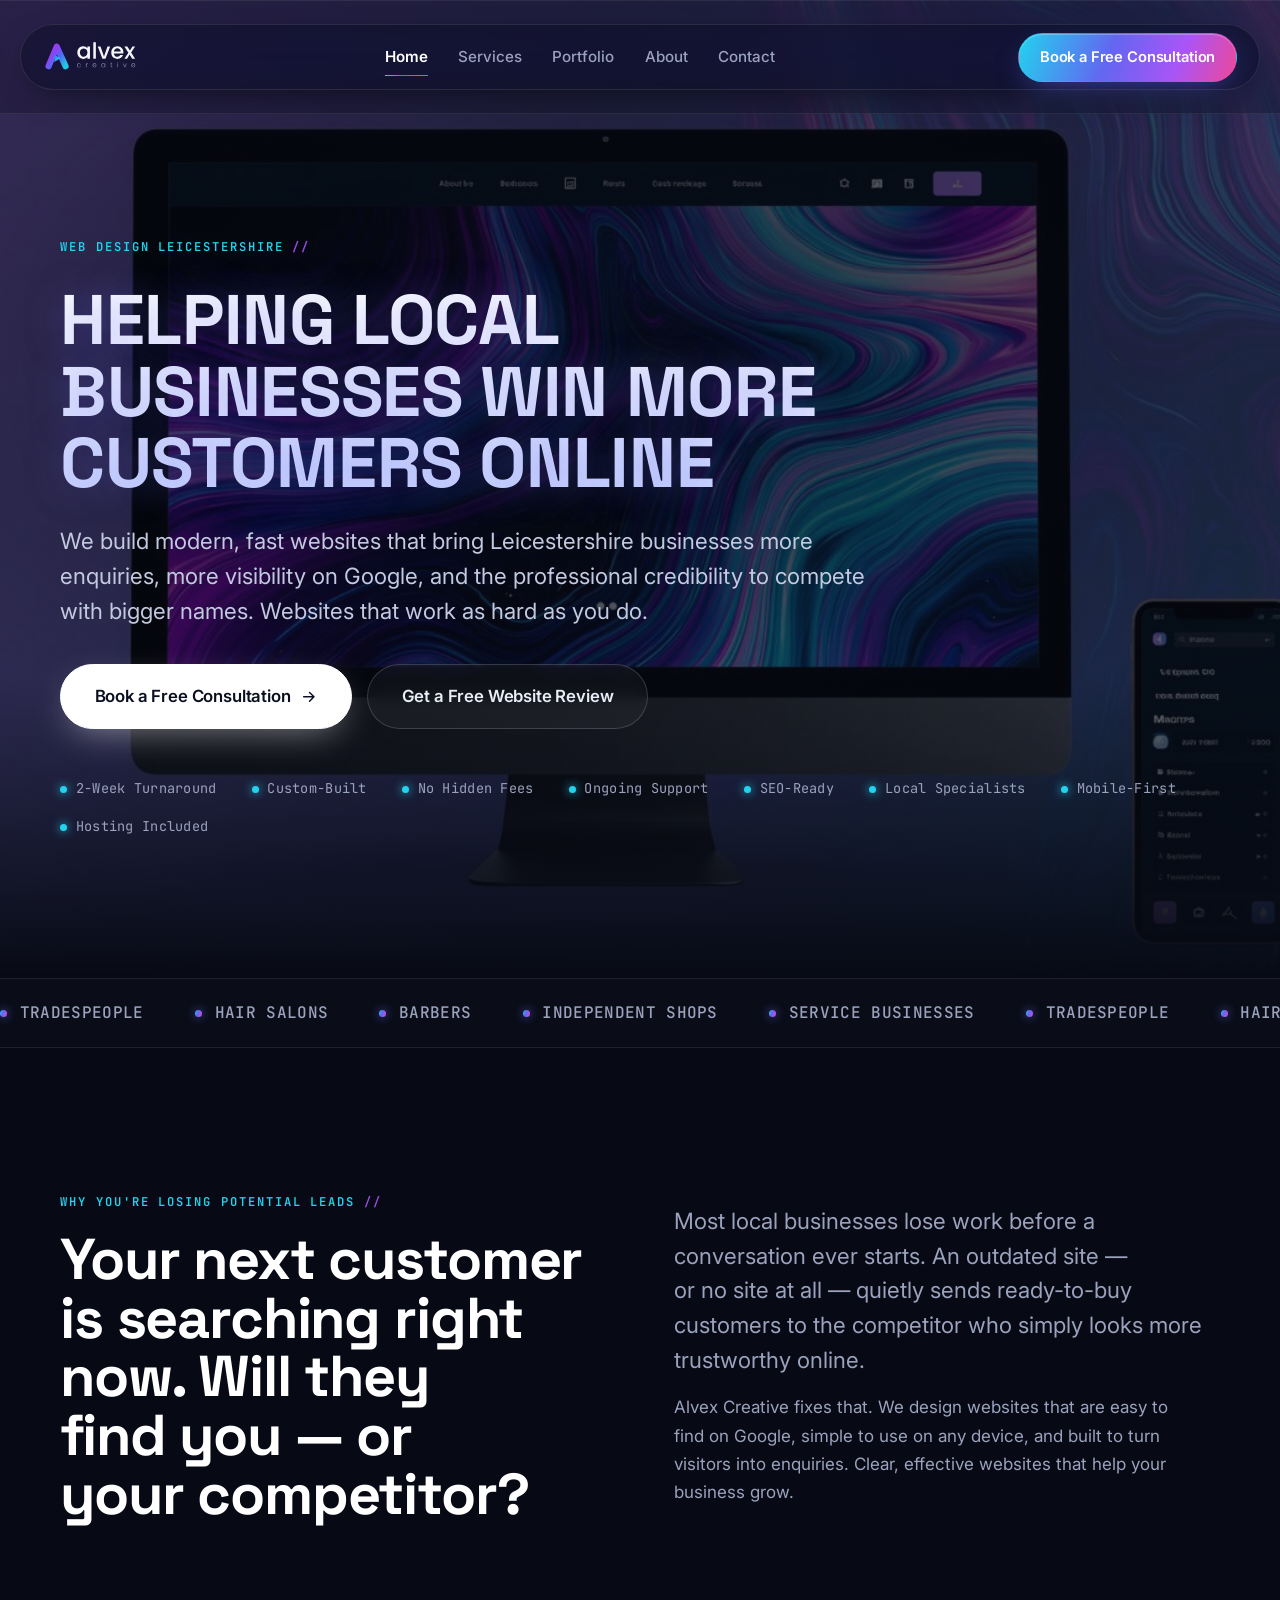
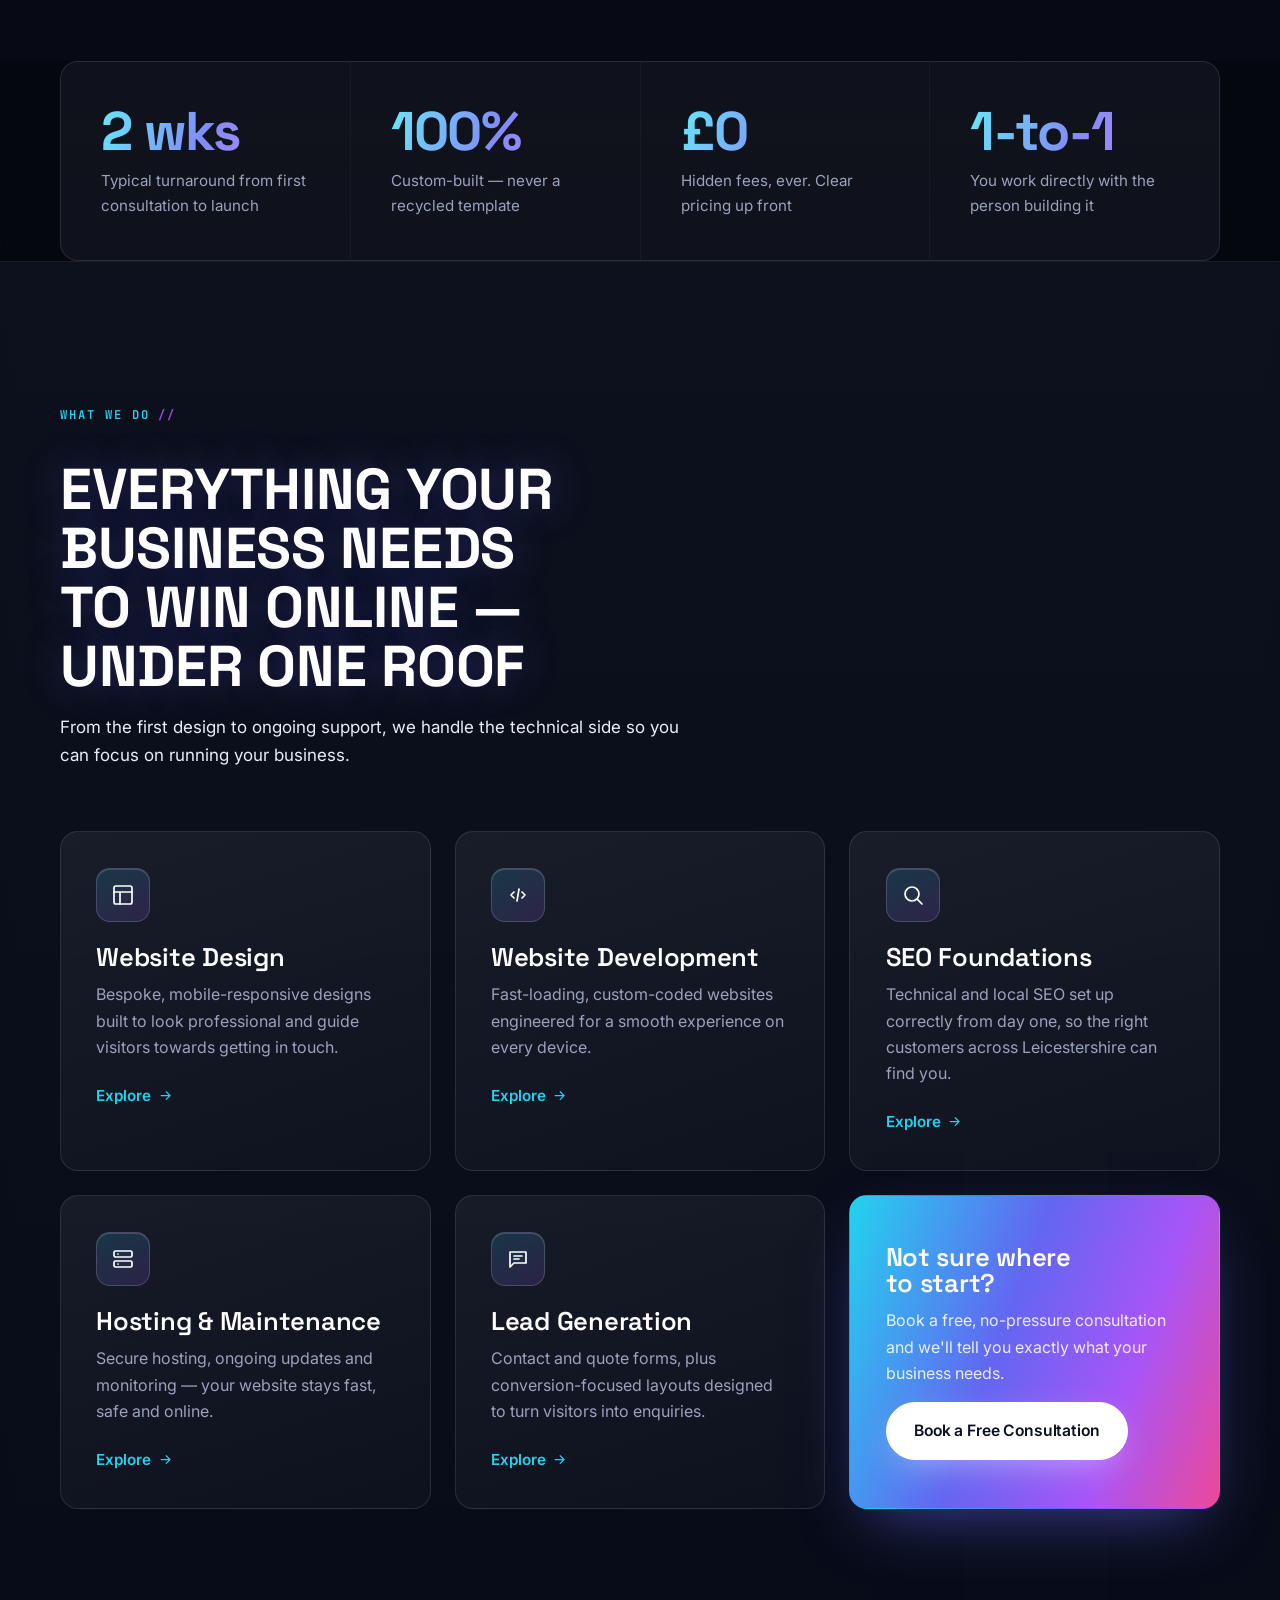
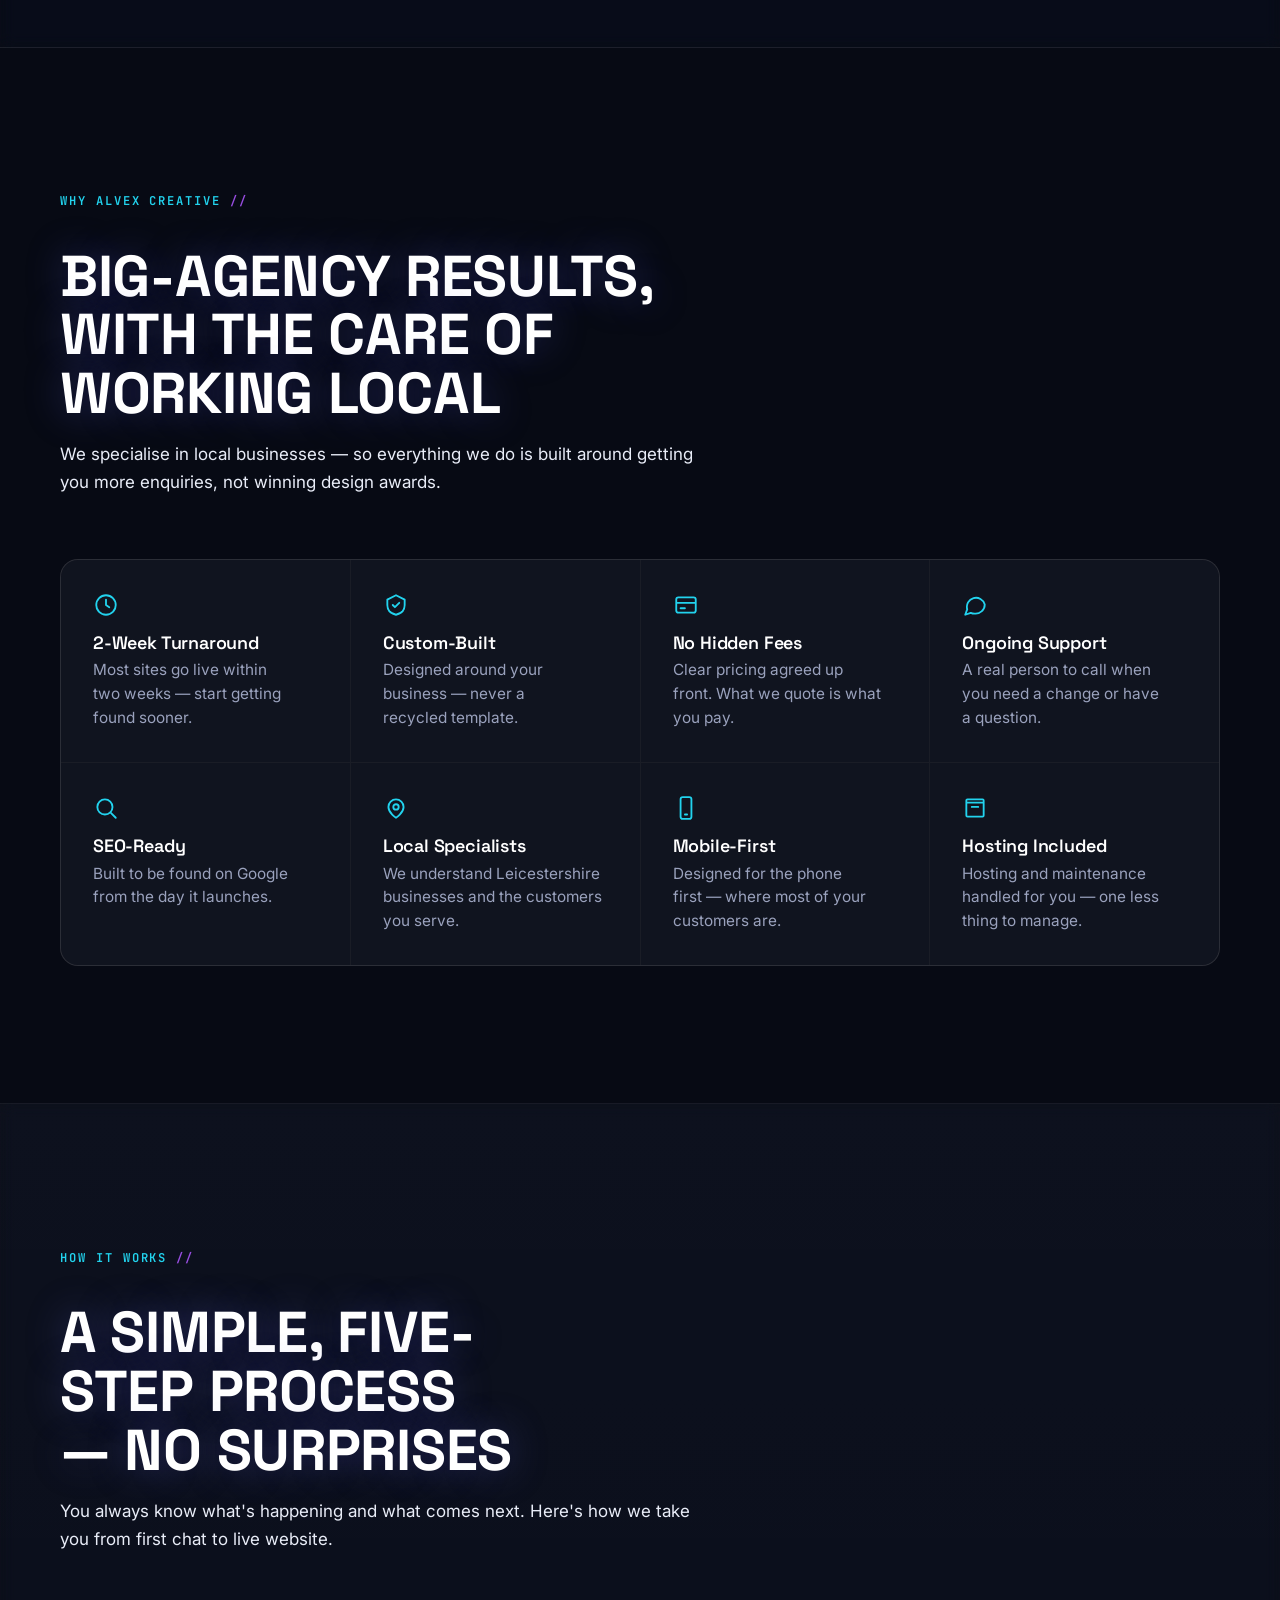
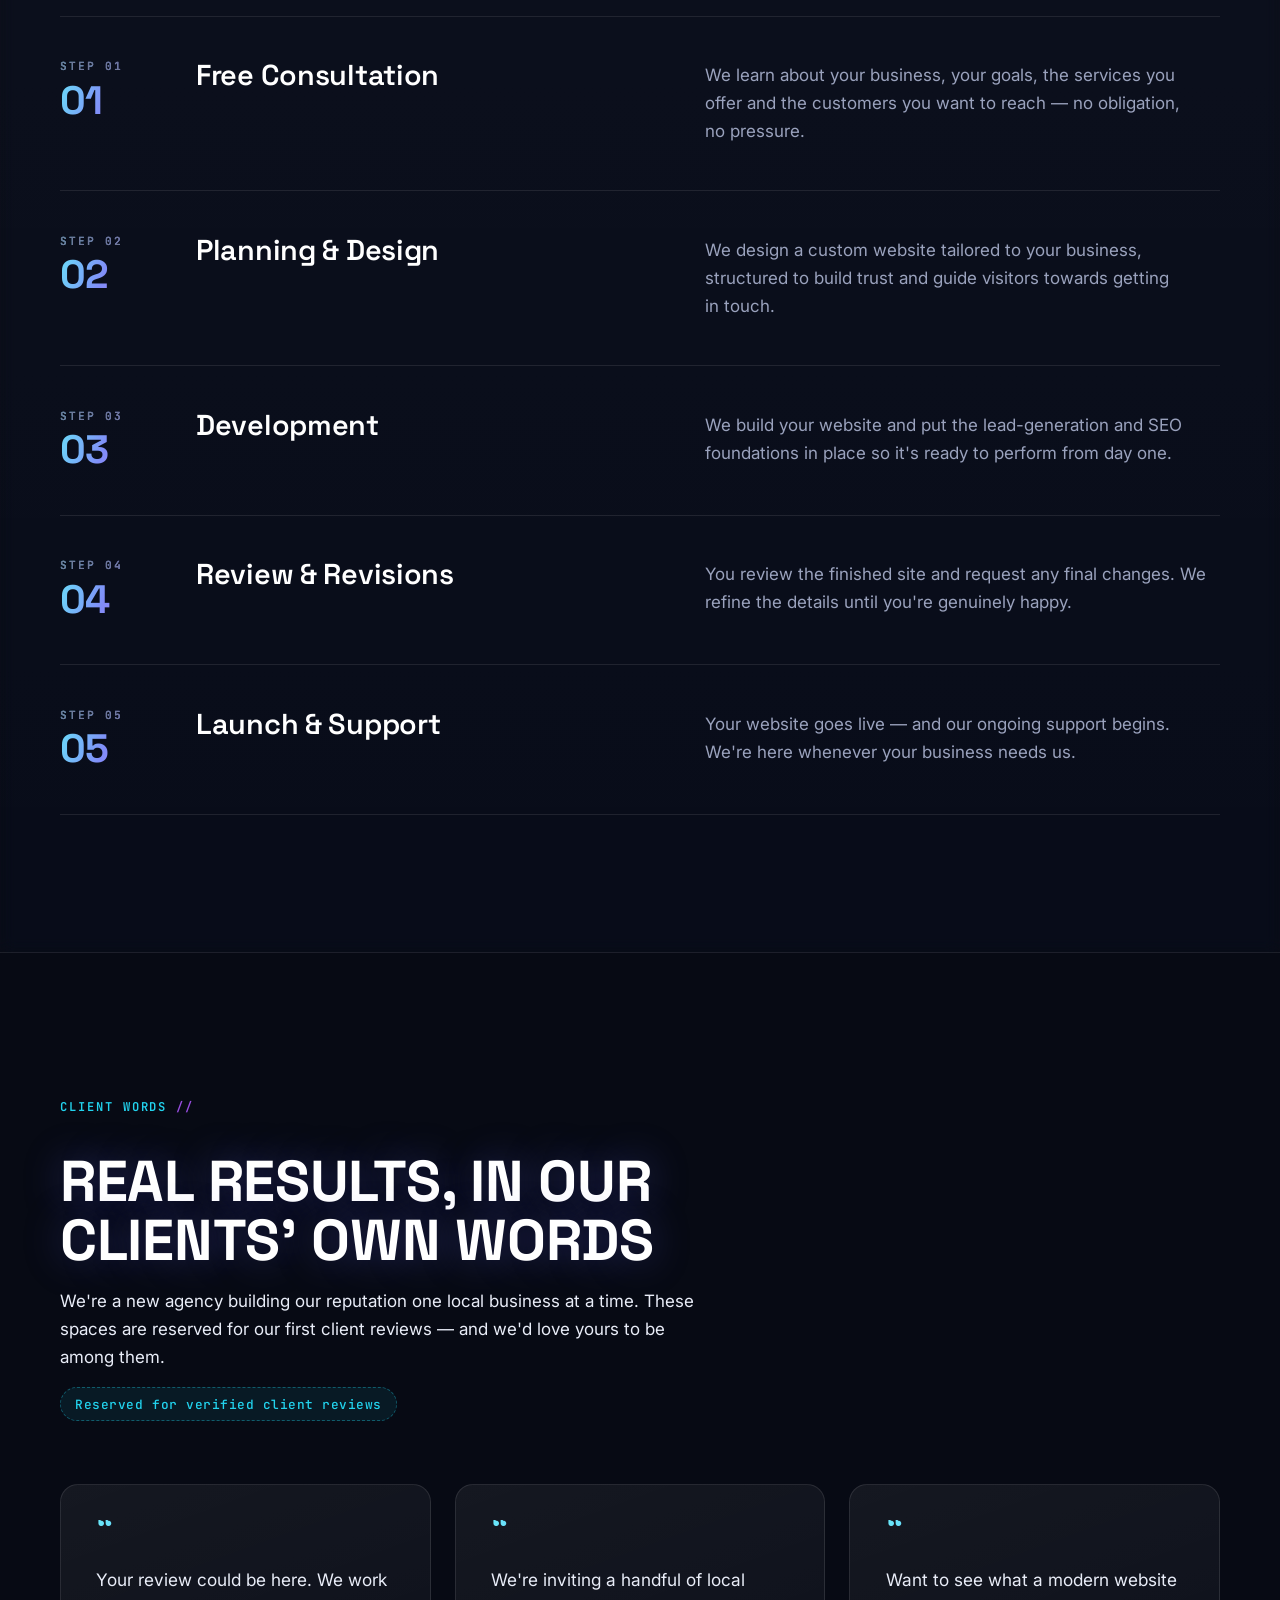
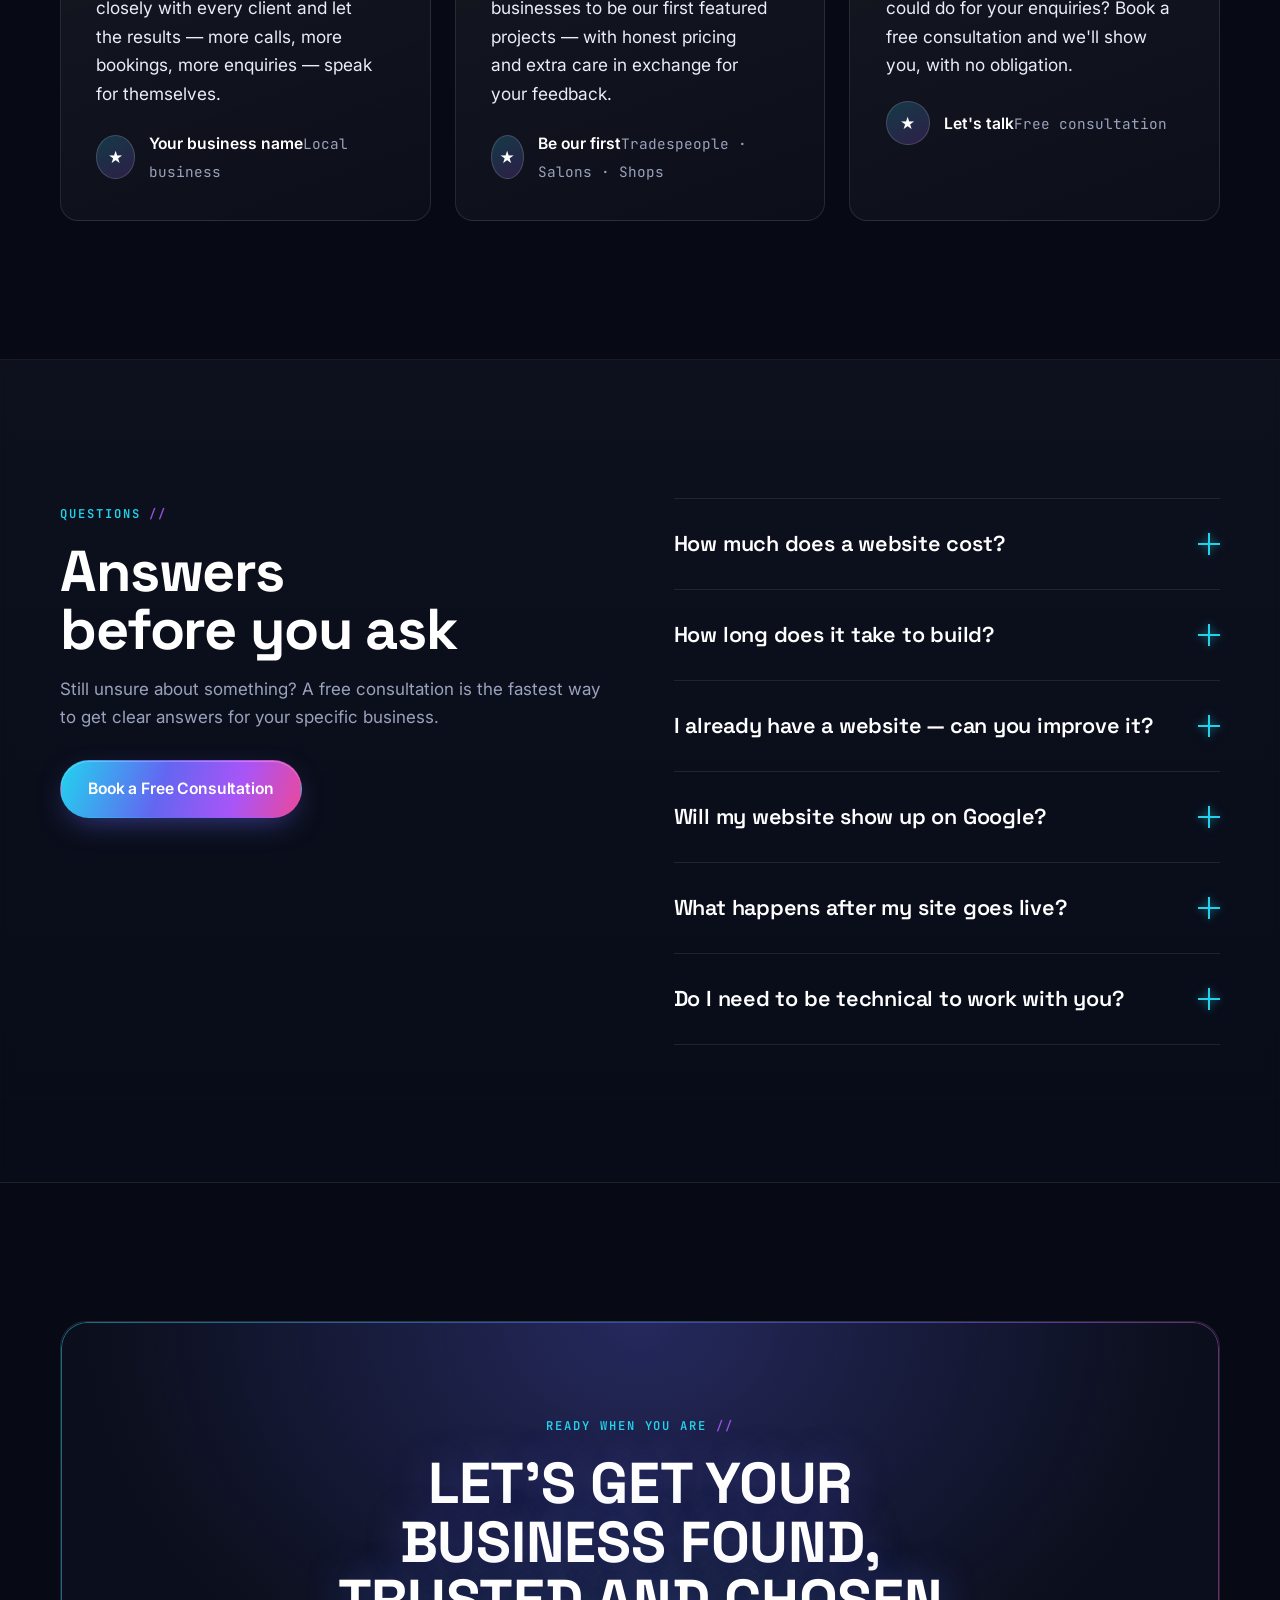
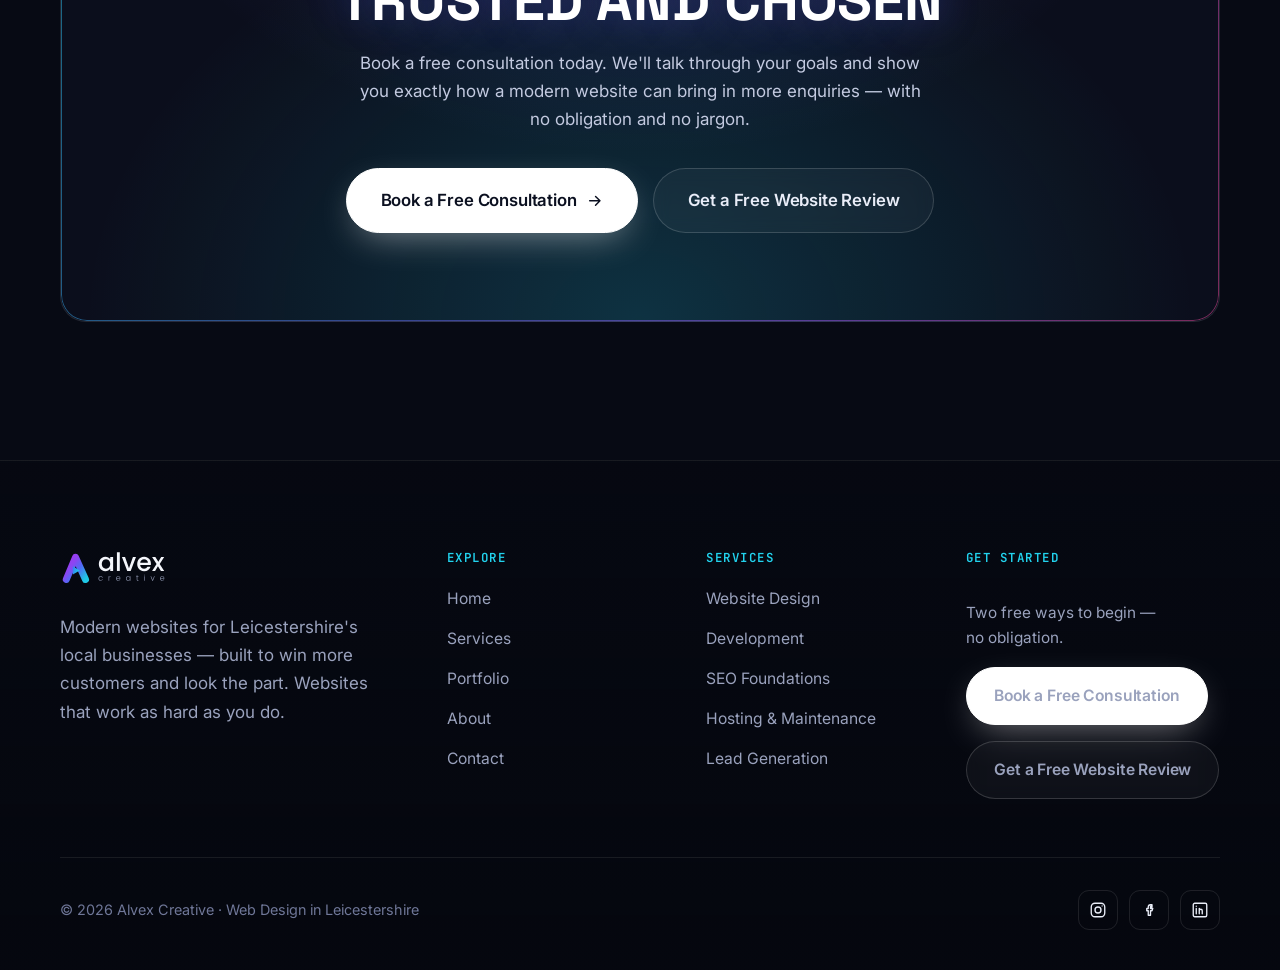
<file: index.html>
<!DOCTYPE html>
<html lang="en-GB">
<head>
  <meta charset="UTF-8" />
  <meta name="viewport" content="width=device-width, initial-scale=1" />
  <meta name="robots" content="index, follow, max-image-preview:large, max-snippet:-1, max-video-preview:-1" />
  <title>Web Design Leicestershire | Alvex Creative</title>
  <meta name="description" content="Alvex Creative is a Leicestershire web design agency building modern, lead-generating websites for tradespeople, salons, barbers and local shops. Book a free consultation." />
  <meta name="keywords" content="Web Design Leicestershire, Website Design Leicestershire, Small Business Websites Leicestershire, Local Business Web Design, Leicestershire Web Development, SEO Services Leicestershire" />
  <link rel="canonical" href="https://www.alvexcreative.com/" />
  <meta name="theme-color" content="#070a14" />

  <!-- Open Graph -->
  <meta property="og:type" content="website" />
  <meta property="og:image" content="https://www.alvexcreative.com/assets/og-image.jpg" />
  <meta property="og:image:width" content="1200" />
  <meta property="og:image:height" content="630" />
  <meta property="og:image:alt" content="Alvex Creative web design in Leicestershire" />
  <meta name="twitter:image:alt" content="Alvex Creative web design in Leicestershire" />
  <meta name="twitter:image" content="https://www.alvexcreative.com/assets/og-image.jpg" />
  <meta property="og:locale" content="en_GB" />
  <meta property="og:site_name" content="Alvex Creative" />
  <meta property="og:title" content="Web Design Leicestershire — Alvex Creative" />
  <meta property="og:description" content="Modern, fast, lead-generating websites for local businesses across Leicestershire. Book a free consultation." />
  <meta property="og:url" content="https://www.alvexcreative.com/" />
  <meta name="twitter:card" content="summary_large_image" />

  <!-- Fonts -->
  <link rel="preconnect" href="https://fonts.googleapis.com" />
  <link rel="preconnect" href="https://fonts.gstatic.com" crossorigin />
  <link href="https://fonts.googleapis.com/css2?family=Inter:wght@400;500;600&family=Space+Grotesk:wght@500;600;700&display=swap" rel="stylesheet" />

  <link rel="icon" type="image/svg+xml" href="assets/logo.svg" />
  <link rel="preload" as="image" href="assets/landing-bg.jpg" fetchpriority="high" />
  <link rel="stylesheet" href="css/styles.css" />

  <!-- Local business structured data -->
  <script type="application/ld+json">
  {
    "@context": "https://schema.org",
    "@type": "ProfessionalService",
    "name": "Alvex Creative",
    "description": "Web design and development agency building modern, lead-generating websites for local businesses.",
    "url": "https://www.alvexcreative.com/",
    "email": "enquiries@alvexcreative.com",
    "telephone": "+44 7956 920810",
    "areaServed": { "@type": "AdministrativeArea", "name": "Leicestershire" },
    "address": { "@type": "PostalAddress", "addressRegion": "Leicestershire", "addressCountry": "GB" },
    "logo": "https://www.alvexcreative.com/assets/logo.svg",
    "image": "https://www.alvexcreative.com/assets/og-image.jpg",
    "priceRange": "££",
    "knowsAbout": ["Web Design", "Web Development", "SEO", "Local SEO", "Lead Generation"]
  }
  </script>

  <!-- FAQ structured data (eligible for Google rich results) -->
  <script type="application/ld+json">
  {
    "@context": "https://schema.org",
    "@type": "FAQPage",
    "mainEntity": [
      { "@type": "Question", "name": "How much does a website cost?", "acceptedAnswer": { "@type": "Answer", "text": "Every business is different, so we give you a clear, fixed price up front with no hidden fees. We're affordable for small businesses without cutting corners, and we only recommend what genuinely helps you get more customers. The best way to get an exact figure is a quick free consultation." } },
      { "@type": "Question", "name": "How long does it take to build?", "acceptedAnswer": { "@type": "Answer", "text": "Most websites are designed, built and live within around two weeks of our kick-off call, depending on how quickly we receive your content. We agree a clear timeline at the start so you always know what to expect." } },
      { "@type": "Question", "name": "I already have a website - can you improve it?", "acceptedAnswer": { "@type": "Answer", "text": "Absolutely. If your current site is outdated or not bringing in enquiries, we review it for free and show you exactly what's holding it back, then rebuild or refresh it - whichever makes the most sense for your goals and budget." } },
      { "@type": "Question", "name": "Will my website show up on Google?", "acceptedAnswer": { "@type": "Answer", "text": "Every website we build includes solid SEO foundations and local SEO best practices, so you're set up to be found by customers searching across Leicestershire. SEO is an ongoing effort, but we make sure you start on the right footing." } },
      { "@type": "Question", "name": "What happens after my site goes live?", "acceptedAnswer": { "@type": "Answer", "text": "We don't disappear after launch. Hosting, updates and monitoring are handled for you, and we're on hand for changes or questions whenever you need us." } },
      { "@type": "Question", "name": "Do I need to be technical to work with you?", "acceptedAnswer": { "@type": "Answer", "text": "Not at all. We handle all the technical work and explain everything in plain English. You focus on running your business - we make sure your website works hard in the background." } }
    ]
  }
  </script>

  <!-- Site identity for search -->
  <script type="application/ld+json">
  { "@context": "https://schema.org", "@type": "WebSite", "name": "Alvex Creative", "url": "https://www.alvexcreative.com/" }
  </script>
  <!-- Analytics (GA4): paste your Measurement ID over G-XXXXXXXXXX to activate. No network requests are made until it is set. -->
  <script>
    (function () {
      var GA_ID = 'G-XXXXXXXXXX';
      if (GA_ID.indexOf('XXXX') !== -1) return; // not configured yet
      var s = document.createElement('script'); s.async = true;
      s.src = 'https://www.googletagmanager.com/gtag/js?id=' + GA_ID;
      document.head.appendChild(s);
      window.dataLayer = window.dataLayer || [];
      function gtag() { dataLayer.push(arguments); }
      gtag('js', new Date());
      gtag('config', GA_ID);
    })();
  </script>
</head>
<body class="landing">
  <a class="skip-link" href="#main">Skip to content</a>

  <!-- ============================ NAV ============================ -->
  <header class="nav" id="top">
    <div class="container nav__inner">
      <a class="logo" href="index.html" aria-label="Alvex Creative home">
        <img class="logo__img" src="assets/logo.svg" alt="Alvex Creative" width="98" height="30" />
      </a>
      <nav class="nav__links" aria-label="Primary">
        <a href="index.html" aria-current="page">Home</a>
        <a href="services.html">Services</a>
        <a href="portfolio.html">Portfolio</a>
        <a href="about.html">About</a>
        <a href="contact.html">Contact</a>
      </nav>
      <a class="btn nav__cta" href="contact.html">Book a Free Consultation</a>
      <button class="nav__toggle" aria-label="Open menu" aria-expanded="false" aria-controls="mobile-menu">
        <span></span><span></span><span></span>
      </button>
    </div>
  </header>

  <!-- Mobile overlay -->
  <div class="mobile-menu" id="mobile-menu">
    <nav class="mobile-menu__links" aria-label="Mobile">
      <a href="index.html"><span>Home</span><span class="idx">01</span></a>
      <a href="services.html"><span>Services</span><span class="idx">02</span></a>
      <a href="portfolio.html"><span>Portfolio</span><span class="idx">03</span></a>
      <a href="about.html"><span>About</span><span class="idx">04</span></a>
      <a href="contact.html"><span>Contact</span><span class="idx">05</span></a>
    </nav>
    <div class="mobile-menu__foot">
      <a class="btn btn--light" href="contact.html">Book a Free Consultation</a>
      <a class="btn btn--on-dark-ghost" href="contact.html">Get a Free Website Review</a>
    </div>
  </div>

  <main id="main">
    <!-- ============================ HERO ============================ -->
    <section class="hero hero--image">
      <div class="hero__grid-bg" aria-hidden="true"></div>
      <div class="container hero__inner">
        <span class="eyebrow" data-reveal>Web Design Leicestershire</span>
        <h1 data-reveal data-reveal-delay="1">Helping Local Businesses Win More Customers Online</h1>
        <p class="lead" data-reveal data-reveal-delay="2">
          We build modern, fast websites that bring Leicestershire businesses more enquiries, more visibility on Google,
          and the professional credibility to compete with bigger names. Websites that work as hard as you do.
        </p>
        <div class="btn-row" data-reveal data-reveal-delay="3">
          <a class="btn btn--light btn--lg" href="contact.html">
            Book a Free Consultation
            <svg viewBox="0 0 24 24" fill="none" stroke="currentColor" stroke-width="2" stroke-linecap="round" stroke-linejoin="round"><path d="M5 12h14M13 6l6 6-6 6"/></svg>
          </a>
          <a class="btn btn--on-dark-ghost btn--lg" href="contact.html">Get a Free Website Review</a>
        </div>
        <div class="hero__meta" data-reveal data-reveal-delay="4">
          <span><span class="dot" aria-hidden="true"></span>2-Week Turnaround</span>
          <span><span class="dot" aria-hidden="true"></span>Custom-Built</span>
          <span><span class="dot" aria-hidden="true"></span>No Hidden Fees</span>
          <span><span class="dot" aria-hidden="true"></span>Ongoing Support</span>
          <span><span class="dot" aria-hidden="true"></span>SEO-Ready</span>
          <span><span class="dot" aria-hidden="true"></span>Local Specialists</span>
          <span><span class="dot" aria-hidden="true"></span>Mobile-First</span>
          <span><span class="dot" aria-hidden="true"></span>Hosting Included</span>
        </div>
      </div>
    </section>

    <!-- ============================ MARQUEE ============================ -->
    <div class="marquee" aria-hidden="true">
      <div class="marquee__track">
        <span class="marquee__item">Tradespeople</span>
        <span class="marquee__item">Hair Salons</span>
        <span class="marquee__item">Barbers</span>
        <span class="marquee__item">Independent Shops</span>
        <span class="marquee__item">Service Businesses</span>
        <span class="marquee__item">Tradespeople</span>
        <span class="marquee__item">Hair Salons</span>
        <span class="marquee__item">Barbers</span>
        <span class="marquee__item">Independent Shops</span>
        <span class="marquee__item">Service Businesses</span>
      </div>
    </div>

    <!-- ============================ INTRO / PROBLEM ============================ -->
    <section class="section">
      <div class="container split">
        <div data-reveal>
          <span class="eyebrow">Why you're losing potential leads</span>
          <h2 class="mt-sm">Your next customer is searching right now. Will they find you — or your competitor?</h2>
        </div>
        <div data-reveal data-reveal-delay="1">
          <p class="lead">
            Most local businesses lose work before a conversation ever starts. An outdated site — or no site at all —
            quietly sends ready-to-buy customers to the competitor who simply looks more trustworthy online.
          </p>
          <p class="mt-sm muted">
            Alvex Creative fixes that. We design websites that are easy to find on Google, simple to use on any device,
            and built to turn visitors into enquiries. Clear, effective websites that help your business grow.
          </p>
        </div>
      </div>
    </section>

    <!-- ============================ STATS ============================ -->
    <section class="section--dark stats-band">
      <div class="container">
        <div class="stats">
          <div class="stat" data-reveal>
            <div class="stat__num">2 wks</div>
            <div class="stat__label">Typical turnaround from first consultation to launch</div>
          </div>
          <div class="stat" data-reveal data-reveal-delay="1">
            <div class="stat__num">100%</div>
            <div class="stat__label">Custom-built — never a recycled template</div>
          </div>
          <div class="stat" data-reveal data-reveal-delay="2">
            <div class="stat__num">£0</div>
            <div class="stat__label">Hidden fees, ever. Clear pricing up front</div>
          </div>
          <div class="stat" data-reveal data-reveal-delay="3">
            <div class="stat__num">1-to-1</div>
            <div class="stat__label">You work directly with the person building it</div>
          </div>
        </div>
      </div>
    </section>

    <!-- ============================ SERVICES OVERVIEW ============================ -->
    <section class="section section--alt" id="services">
      <div class="container">
        <div class="section-head" data-reveal>
          <span class="eyebrow">What we do</span>
          <h2 class="mt-sm">Everything your business needs to win online — under one roof</h2>
          <p>From the first design to ongoing support, we handle the technical side so you can focus on running your business.</p>
        </div>

        <div class="card-grid card-grid--3">
          <a class="card" href="services.html#design" data-reveal>
            <div class="card__icon" aria-hidden="true">
              <svg viewBox="0 0 24 24" fill="none" stroke="currentColor" stroke-width="1.7" stroke-linecap="round" stroke-linejoin="round"><rect x="3" y="3" width="18" height="18" rx="2"/><path d="M3 9h18M9 21V9"/></svg>
            </div>
            <h3>Website Design</h3>
            <p>Bespoke, mobile-responsive designs built to look professional and guide visitors towards getting in touch.</p>
            <span class="card__more">Explore <svg viewBox="0 0 24 24" fill="none" stroke="currentColor" stroke-width="2" stroke-linecap="round" stroke-linejoin="round"><path d="M5 12h14M13 6l6 6-6 6"/></svg></span>
          </a>

          <a class="card" href="services.html#development" data-reveal data-reveal-delay="1">
            <div class="card__icon" aria-hidden="true">
              <svg viewBox="0 0 24 24" fill="none" stroke="currentColor" stroke-width="1.7" stroke-linecap="round" stroke-linejoin="round"><path d="M8 9l-3 3 3 3M16 9l3 3-3 3M13 6l-2 12"/></svg>
            </div>
            <h3>Website Development</h3>
            <p>Fast-loading, custom-coded websites engineered for a smooth experience on every device.</p>
            <span class="card__more">Explore <svg viewBox="0 0 24 24" fill="none" stroke="currentColor" stroke-width="2" stroke-linecap="round" stroke-linejoin="round"><path d="M5 12h14M13 6l6 6-6 6"/></svg></span>
          </a>

          <a class="card" href="services.html#seo" data-reveal data-reveal-delay="2">
            <div class="card__icon" aria-hidden="true">
              <svg viewBox="0 0 24 24" fill="none" stroke="currentColor" stroke-width="1.7" stroke-linecap="round" stroke-linejoin="round"><circle cx="11" cy="11" r="7"/><path d="m21 21-4.3-4.3"/></svg>
            </div>
            <h3>SEO Foundations</h3>
            <p>Technical and local SEO set up correctly from day one, so the right customers across Leicestershire can find you.</p>
            <span class="card__more">Explore <svg viewBox="0 0 24 24" fill="none" stroke="currentColor" stroke-width="2" stroke-linecap="round" stroke-linejoin="round"><path d="M5 12h14M13 6l6 6-6 6"/></svg></span>
          </a>

          <a class="card" href="services.html#hosting" data-reveal>
            <div class="card__icon" aria-hidden="true">
              <svg viewBox="0 0 24 24" fill="none" stroke="currentColor" stroke-width="1.7" stroke-linecap="round" stroke-linejoin="round"><rect x="3" y="4" width="18" height="6" rx="1.5"/><rect x="3" y="14" width="18" height="6" rx="1.5"/><path d="M7 7h.01M7 17h.01"/></svg>
            </div>
            <h3>Hosting &amp; Maintenance</h3>
            <p>Secure hosting, ongoing updates and monitoring — your website stays fast, safe and online.</p>
            <span class="card__more">Explore <svg viewBox="0 0 24 24" fill="none" stroke="currentColor" stroke-width="2" stroke-linecap="round" stroke-linejoin="round"><path d="M5 12h14M13 6l6 6-6 6"/></svg></span>
          </a>

          <a class="card" href="services.html#leads" data-reveal data-reveal-delay="1">
            <div class="card__icon" aria-hidden="true">
              <svg viewBox="0 0 24 24" fill="none" stroke="currentColor" stroke-width="1.7" stroke-linecap="round" stroke-linejoin="round"><path d="M4 5h16v11H8l-4 4z"/><path d="M8 9h8M8 12h5"/></svg>
            </div>
            <h3>Lead Generation</h3>
            <p>Contact and quote forms, plus conversion-focused layouts designed to turn visitors into enquiries.</p>
            <span class="card__more">Explore <svg viewBox="0 0 24 24" fill="none" stroke="currentColor" stroke-width="2" stroke-linecap="round" stroke-linejoin="round"><path d="M5 12h14M13 6l6 6-6 6"/></svg></span>
          </a>

          <div class="card" data-reveal data-reveal-delay="2" style="display:flex;flex-direction:column;justify-content:center;background:var(--grad);border-color:transparent;box-shadow:0 24px 60px -22px rgba(99,102,241,.6);">
            <h3 style="color:#fff;">Not sure where to start?</h3>
            <p style="color:rgba(255,255,255,.88);">Book a free, no-pressure consultation and we'll tell you exactly what your business needs.</p>
            <a class="btn btn--light mt-sm" href="contact.html" style="align-self:flex-start;">Book a Free Consultation</a>
          </div>
        </div>
      </div>
    </section>

    <!-- ============================ WHY CHOOSE US ============================ -->
    <section class="section" id="why">
      <div class="container">
        <div class="section-head" data-reveal>
          <span class="eyebrow">Why Alvex Creative</span>
          <h2 class="mt-sm">Big-agency results, with the care of working local</h2>
          <p>We specialise in local businesses — so everything we do is built around getting you more enquiries, not winning design awards.</p>
        </div>

        <div class="feature-grid">
          <div class="feature" data-reveal>
            <div class="feature__icon" aria-hidden="true"><svg viewBox="0 0 24 24" fill="none" stroke="currentColor" stroke-width="1.7" stroke-linecap="round" stroke-linejoin="round"><circle cx="12" cy="12" r="9"/><path d="M12 7v5l3 2"/></svg></div>
            <h3>2-Week Turnaround</h3>
            <p>Most sites go live within two weeks — start getting found sooner.</p>
          </div>
          <div class="feature" data-reveal data-reveal-delay="1">
            <div class="feature__icon" aria-hidden="true"><svg viewBox="0 0 24 24" fill="none" stroke="currentColor" stroke-width="1.7" stroke-linecap="round" stroke-linejoin="round"><path d="M12 3l8 4v5c0 5-3.5 8-8 9-4.5-1-8-4-8-9V7z"/><path d="m9 12 2 2 4-4"/></svg></div>
            <h3>Custom-Built</h3>
            <p>Designed around your business — never a recycled template.</p>
          </div>
          <div class="feature" data-reveal data-reveal-delay="2">
            <div class="feature__icon" aria-hidden="true"><svg viewBox="0 0 24 24" fill="none" stroke="currentColor" stroke-width="1.7" stroke-linecap="round" stroke-linejoin="round"><path d="M3 10h18M7 15h4M5 5h14a2 2 0 0 1 2 2v10a2 2 0 0 1-2 2H5a2 2 0 0 1-2-2V7a2 2 0 0 1 2-2z"/></svg></div>
            <h3>No Hidden Fees</h3>
            <p>Clear pricing agreed up front. What we quote is what you pay.</p>
          </div>
          <div class="feature" data-reveal data-reveal-delay="3">
            <div class="feature__icon" aria-hidden="true"><svg viewBox="0 0 24 24" fill="none" stroke="currentColor" stroke-width="1.7" stroke-linecap="round" stroke-linejoin="round"><path d="M21 11.5a8.4 8.4 0 0 1-9 8.4 8.4 8.4 0 0 1-3.9-.7L3 21l1.8-5a8.4 8.4 0 1 1 16.2-4.5z"/></svg></div>
            <h3>Ongoing Support</h3>
            <p>A real person to call when you need a change or have a question.</p>
          </div>
          <div class="feature" data-reveal>
            <div class="feature__icon" aria-hidden="true"><svg viewBox="0 0 24 24" fill="none" stroke="currentColor" stroke-width="1.7" stroke-linecap="round" stroke-linejoin="round"><circle cx="11" cy="11" r="7"/><path d="m21 21-4.3-4.3"/></svg></div>
            <h3>SEO-Ready</h3>
            <p>Built to be found on Google from the day it launches.</p>
          </div>
          <div class="feature" data-reveal data-reveal-delay="1">
            <div class="feature__icon" aria-hidden="true"><svg viewBox="0 0 24 24" fill="none" stroke="currentColor" stroke-width="1.7" stroke-linecap="round" stroke-linejoin="round"><path d="M12 21s-7-4.5-7-10a7 7 0 0 1 14 0c0 5.5-7 10-7 10z"/><circle cx="12" cy="11" r="2.5"/></svg></div>
            <h3>Local Specialists</h3>
            <p>We understand Leicestershire businesses and the customers you serve.</p>
          </div>
          <div class="feature" data-reveal data-reveal-delay="2">
            <div class="feature__icon" aria-hidden="true"><svg viewBox="0 0 24 24" fill="none" stroke="currentColor" stroke-width="1.7" stroke-linecap="round" stroke-linejoin="round"><rect x="7" y="2" width="10" height="20" rx="2"/><path d="M11 18h2"/></svg></div>
            <h3>Mobile-First</h3>
            <p>Designed for the phone first — where most of your customers are.</p>
          </div>
          <div class="feature" data-reveal data-reveal-delay="3">
            <div class="feature__icon" aria-hidden="true"><svg viewBox="0 0 24 24" fill="none" stroke="currentColor" stroke-width="1.7" stroke-linecap="round" stroke-linejoin="round"><path d="M4 7V5a1 1 0 0 1 1-1h14a1 1 0 0 1 1 1v2M4 7h16v12a1 1 0 0 1-1 1H5a1 1 0 0 1-1-1zM9 11h6"/></svg></div>
            <h3>Hosting Included</h3>
            <p>Hosting and maintenance handled for you — one less thing to manage.</p>
          </div>
        </div>
      </div>
    </section>

    <!-- ============================ PROCESS ============================ -->
    <section class="section section--alt" id="process">
      <div class="container">
        <div class="section-head" data-reveal>
          <span class="eyebrow">How it works</span>
          <h2 class="mt-sm">A simple, five-step process — no surprises</h2>
          <p>You always know what's happening and what comes next. Here's how we take you from first chat to live website.</p>
        </div>

        <div class="process">
          <div class="process__step" data-reveal>
            <div class="process__num"><small>Step 01</small>01</div>
            <h3>Free Consultation</h3>
            <p>We learn about your business, your goals, the services you offer and the customers you want to reach — no obligation, no pressure.</p>
          </div>
          <div class="process__step" data-reveal>
            <div class="process__num"><small>Step 02</small>02</div>
            <h3>Planning &amp; Design</h3>
            <p>We design a custom website tailored to your business, structured to build trust and guide visitors towards getting in touch.</p>
          </div>
          <div class="process__step" data-reveal>
            <div class="process__num"><small>Step 03</small>03</div>
            <h3>Development</h3>
            <p>We build your website and put the lead-generation and SEO foundations in place so it's ready to perform from day one.</p>
          </div>
          <div class="process__step" data-reveal>
            <div class="process__num"><small>Step 04</small>04</div>
            <h3>Review &amp; Revisions</h3>
            <p>You review the finished site and request any final changes. We refine the details until you're genuinely happy.</p>
          </div>
          <div class="process__step" data-reveal>
            <div class="process__num"><small>Step 05</small>05</div>
            <h3>Launch &amp; Support</h3>
            <p>Your website goes live — and our ongoing support begins. We're here whenever your business needs us.</p>
          </div>
        </div>
      </div>
    </section>

    <!-- ============================ TESTIMONIALS (placeholder) ============================ -->
    <section class="section" id="testimonials">
      <div class="container">
        <div class="section-head" data-reveal>
          <span class="eyebrow">Client words</span>
          <h2 class="mt-sm">Real results, in our clients' own words</h2>
          <p>We're a new agency building our reputation one local business at a time. These spaces are reserved for our first client reviews — and we'd love yours to be among them.</p>
          <span class="placeholder-note mt-sm" aria-hidden="true">Reserved for verified client reviews</span>
        </div>

        <div class="card-grid card-grid--3">
          <figure class="quote-card" data-reveal>
            <span class="quote-card__mark" aria-hidden="true">&ldquo;</span>
            <blockquote><p>Your review could be here. We work closely with every client and let the results — more calls, more bookings, more enquiries — speak for themselves.</p></blockquote>
            <figcaption class="quote-card__by">
              <span class="quote-card__avatar" aria-hidden="true">★</span>
              <span><span class="quote-card__name">Your business name</span><span class="quote-card__role">Local business</span></span>
            </figcaption>
          </figure>
          <figure class="quote-card" data-reveal data-reveal-delay="1">
            <span class="quote-card__mark" aria-hidden="true">&ldquo;</span>
            <blockquote><p>We're inviting a handful of local businesses to be our first featured projects — with honest pricing and extra care in exchange for your feedback.</p></blockquote>
            <figcaption class="quote-card__by">
              <span class="quote-card__avatar" aria-hidden="true">★</span>
              <span><span class="quote-card__name">Be our first</span><span class="quote-card__role">Tradespeople · Salons · Shops</span></span>
            </figcaption>
          </figure>
          <figure class="quote-card" data-reveal data-reveal-delay="2">
            <span class="quote-card__mark" aria-hidden="true">&ldquo;</span>
            <blockquote><p>Want to see what a modern website could do for your enquiries? Book a free consultation and we'll show you, with no obligation.</p></blockquote>
            <figcaption class="quote-card__by">
              <span class="quote-card__avatar" aria-hidden="true">★</span>
              <span><span class="quote-card__name">Let's talk</span><span class="quote-card__role">Free consultation</span></span>
            </figcaption>
          </figure>
        </div>
      </div>
    </section>

    <!-- ============================ FAQ ============================ -->
    <section class="section section--alt" id="faq">
      <div class="container split" style="align-items:start;">
        <div data-reveal>
          <span class="eyebrow">Questions</span>
          <h2 class="mt-sm">Answers before you ask</h2>
          <p class="muted mt-sm">Still unsure about something? A free consultation is the fastest way to get clear answers for your specific business.</p>
          <a class="btn mt-md" href="contact.html">Book a Free Consultation</a>
        </div>

        <div data-reveal data-reveal-delay="1">
          <div class="faq">
            <div class="faq__item">
              <button class="faq__q" aria-expanded="false">How much does a website cost?<span class="faq__icon" aria-hidden="true"></span></button>
              <div class="faq__a"><div class="faq__a-inner">Every business is different, so we give you a clear, fixed price up front — with no hidden fees. We're affordable for small businesses without cutting corners, and we'll only ever recommend what genuinely helps you get more customers. The best way to get an exact figure is a quick free consultation.</div></div>
            </div>
            <div class="faq__item">
              <button class="faq__q" aria-expanded="false">How long does it take to build?<span class="faq__icon" aria-hidden="true"></span></button>
              <div class="faq__a"><div class="faq__a-inner">Most websites are designed, built and live within around two weeks of our kick-off call, depending on how quickly we receive your content. We'll agree a clear timeline at the start so you always know what to expect.</div></div>
            </div>
            <div class="faq__item">
              <button class="faq__q" aria-expanded="false">I already have a website — can you improve it?<span class="faq__icon" aria-hidden="true"></span></button>
              <div class="faq__a"><div class="faq__a-inner">Absolutely. If your current site is outdated or not bringing in enquiries, we'll review it for free and show you exactly what's holding it back. From there we can rebuild it or refresh it — whichever makes the most sense for your goals and budget.</div></div>
            </div>
            <div class="faq__item">
              <button class="faq__q" aria-expanded="false">Will my website show up on Google?<span class="faq__icon" aria-hidden="true"></span></button>
              <div class="faq__a"><div class="faq__a-inner">Every website we build includes solid SEO foundations and local SEO best practices, so you're set up to be found by customers searching across Leicestershire. SEO is an ongoing effort, but we make sure you start on the right footing.</div></div>
            </div>
            <div class="faq__item">
              <button class="faq__q" aria-expanded="false">What happens after my site goes live?<span class="faq__icon" aria-hidden="true"></span></button>
              <div class="faq__a"><div class="faq__a-inner">We don't disappear after launch. Hosting, updates and monitoring are handled for you, and we're on hand for changes or questions whenever you need us. Think of us as your long-term web partner, not a one-off supplier.</div></div>
            </div>
            <div class="faq__item">
              <button class="faq__q" aria-expanded="false">Do I need to be technical to work with you?<span class="faq__icon" aria-hidden="true"></span></button>
              <div class="faq__a"><div class="faq__a-inner">Not at all. We handle all the technical work and explain everything in plain English. You focus on running your business — we'll make sure your website works hard in the background.</div></div>
            </div>
          </div>
        </div>
      </div>
    </section>

    <!-- ============================ FINAL CTA ============================ -->
    <section class="section">
      <div class="container">
        <div class="cta" data-reveal>
          <div class="cta__grid-bg" aria-hidden="true"></div>
          <span class="eyebrow" style="justify-content:center;">Ready when you are</span>
          <h2 class="mt-sm">Let's get your business found, trusted and chosen</h2>
          <p>Book a free consultation today. We'll talk through your goals and show you exactly how a modern website can bring in more enquiries — with no obligation and no jargon.</p>
          <div class="btn-row">
            <a class="btn btn--light btn--lg" href="contact.html">Book a Free Consultation
              <svg viewBox="0 0 24 24" fill="none" stroke="currentColor" stroke-width="2" stroke-linecap="round" stroke-linejoin="round"><path d="M5 12h14M13 6l6 6-6 6"/></svg>
            </a>
            <a class="btn btn--on-dark-ghost btn--lg" href="contact.html">Get a Free Website Review</a>
          </div>
        </div>
      </div>
    </section>
  </main>

  <!-- ============================ FOOTER ============================ -->
  <footer class="footer">
    <div class="container">
      <div class="footer__top">
        <div class="footer__brand">
          <a class="logo" href="index.html" aria-label="Alvex Creative home">
            <img class="logo__img" src="assets/logo.svg" alt="Alvex Creative" width="98" height="30" />
          </a>
          <p>Modern websites for Leicestershire's local businesses — built to win more customers and look the part. Websites that work as hard as you do.</p>
        </div>
        <div class="footer__col">
          <h4>Explore</h4>
          <ul>
            <li><a href="index.html">Home</a></li>
            <li><a href="services.html">Services</a></li>
            <li><a href="portfolio.html">Portfolio</a></li>
            <li><a href="about.html">About</a></li>
            <li><a href="contact.html">Contact</a></li>
          </ul>
        </div>
        <div class="footer__col">
          <h4>Services</h4>
          <ul>
            <li><a href="services.html#design">Website Design</a></li>
            <li><a href="services.html#development">Development</a></li>
            <li><a href="services.html#seo">SEO Foundations</a></li>
            <li><a href="services.html#hosting">Hosting &amp; Maintenance</a></li>
            <li><a href="services.html#leads">Lead Generation</a></li>
          </ul>
        </div>
        <div class="footer__col footer__cta">
          <h4>Get started</h4>
          <p>Two free ways to begin — no obligation.</p>
          <a class="btn btn--light" href="contact.html">Book a Free Consultation</a>
          <a class="btn btn--on-dark-ghost" href="contact.html">Get a Free Website Review</a>
        </div>
      </div>

      <div class="footer__bottom">
        <p>&copy; <span id="year">2026</span> Alvex Creative · Web Design in Leicestershire</p>
        <div class="footer__social">
          <a href="#" aria-label="Alvex Creative on Instagram"><svg viewBox="0 0 24 24" fill="none" stroke="currentColor" stroke-width="1.8" stroke-linecap="round" stroke-linejoin="round"><rect x="3" y="3" width="18" height="18" rx="5"/><circle cx="12" cy="12" r="4"/><path d="M17.5 6.5h.01"/></svg></a>
          <a href="#" aria-label="Alvex Creative on Facebook"><svg viewBox="0 0 24 24" fill="none" stroke="currentColor" stroke-width="1.8" stroke-linecap="round" stroke-linejoin="round"><path d="M14 8h2V5h-2a3 3 0 0 0-3 3v2H9v3h2v6h3v-6h2l1-3h-3V8a1 1 0 0 1 1-1z"/></svg></a>
          <a href="#" aria-label="Alvex Creative on LinkedIn"><svg viewBox="0 0 24 24" fill="none" stroke="currentColor" stroke-width="1.8" stroke-linecap="round" stroke-linejoin="round"><rect x="3" y="3" width="18" height="18" rx="2"/><path d="M7 10v7M7 7v.01M11 17v-4a2 2 0 0 1 4 0v4M11 17v-7"/></svg></a>
        </div>
      </div>
    </div>
  </footer>

  <script src="js/main.js"></script>
</body>
</html>
</file>
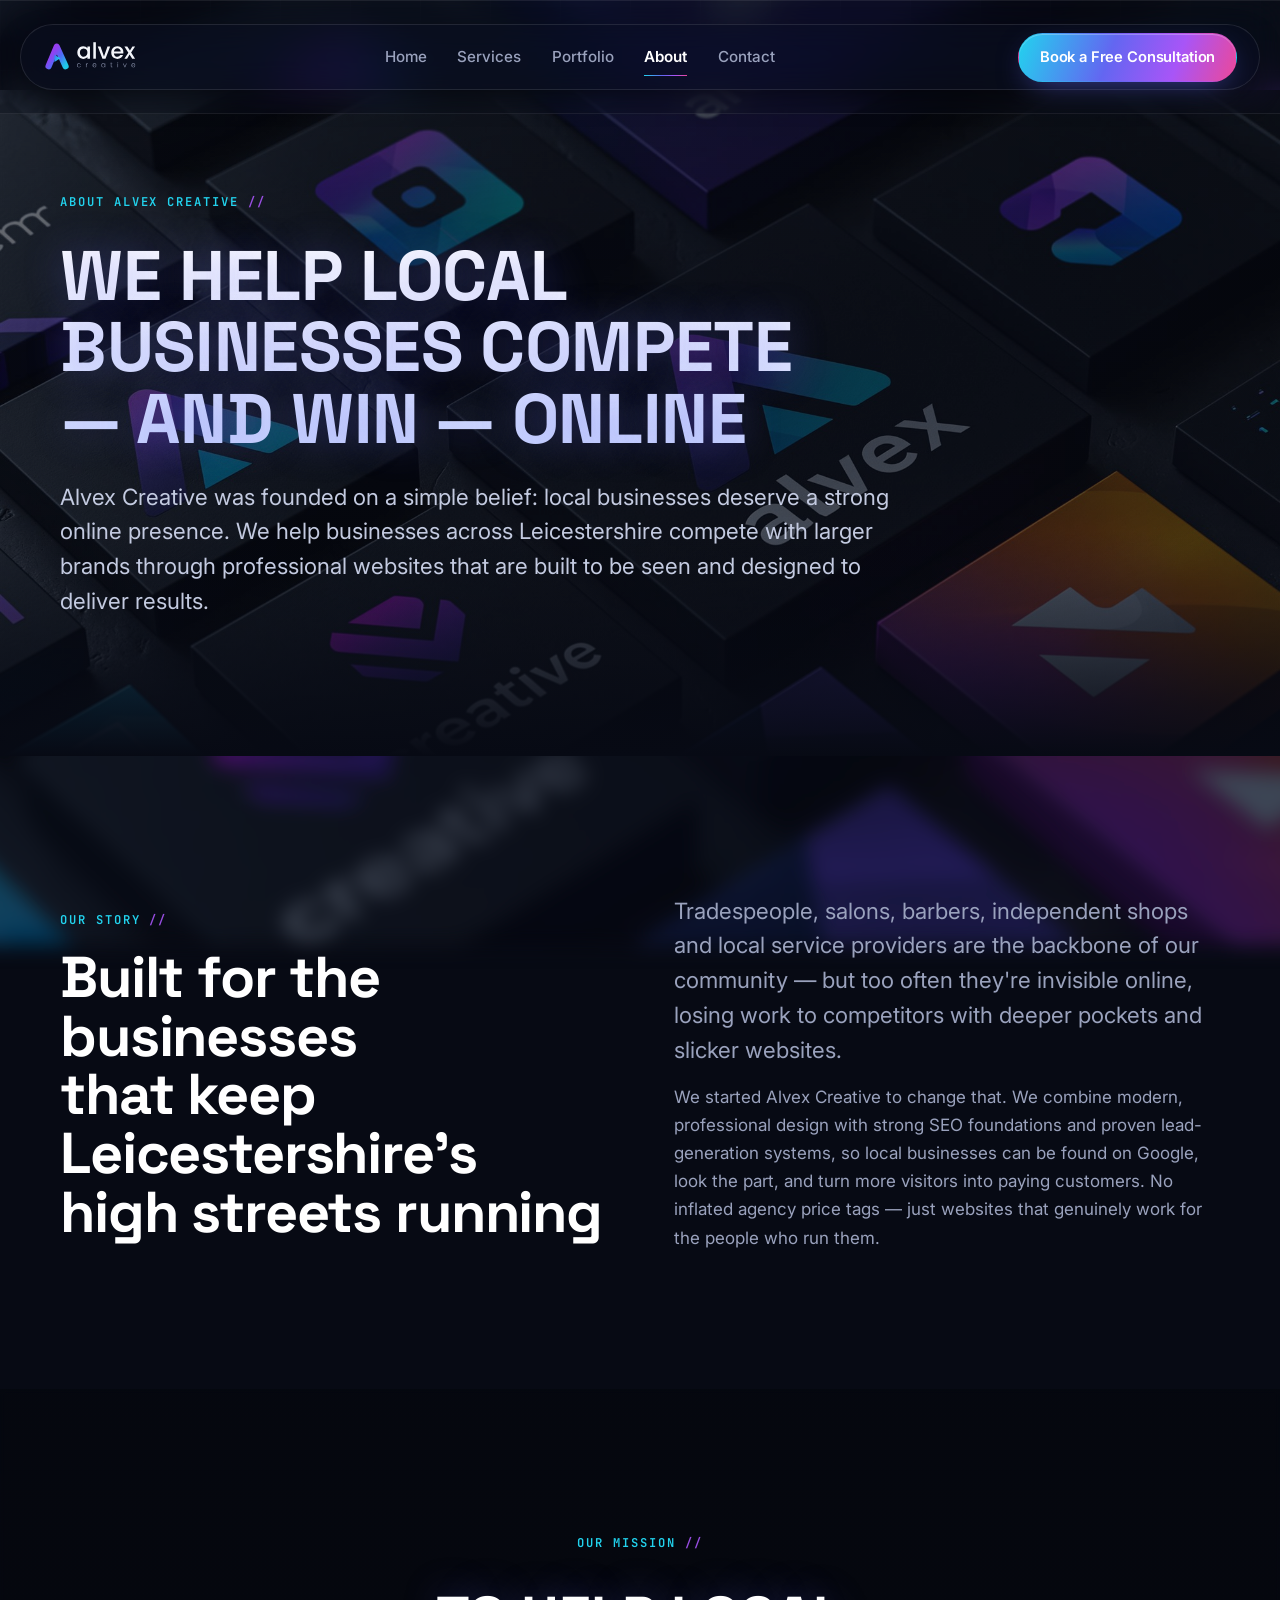
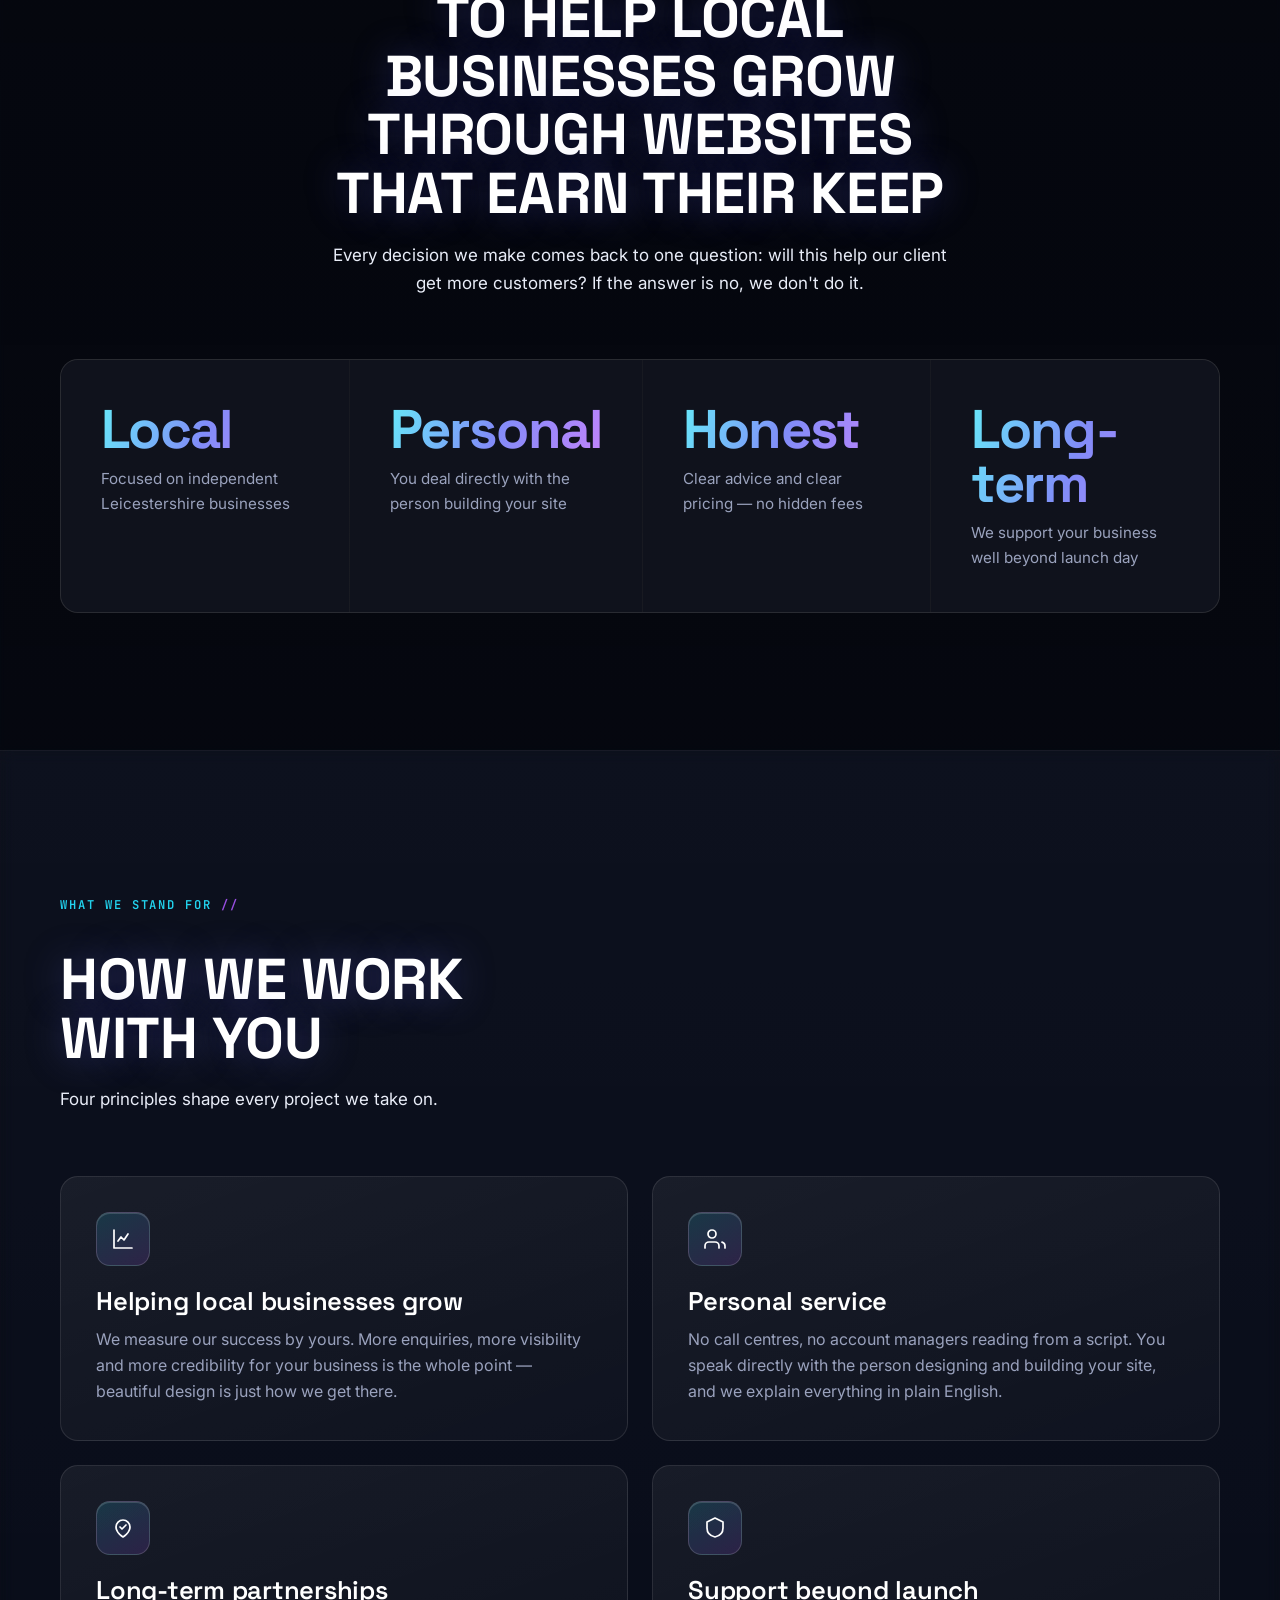
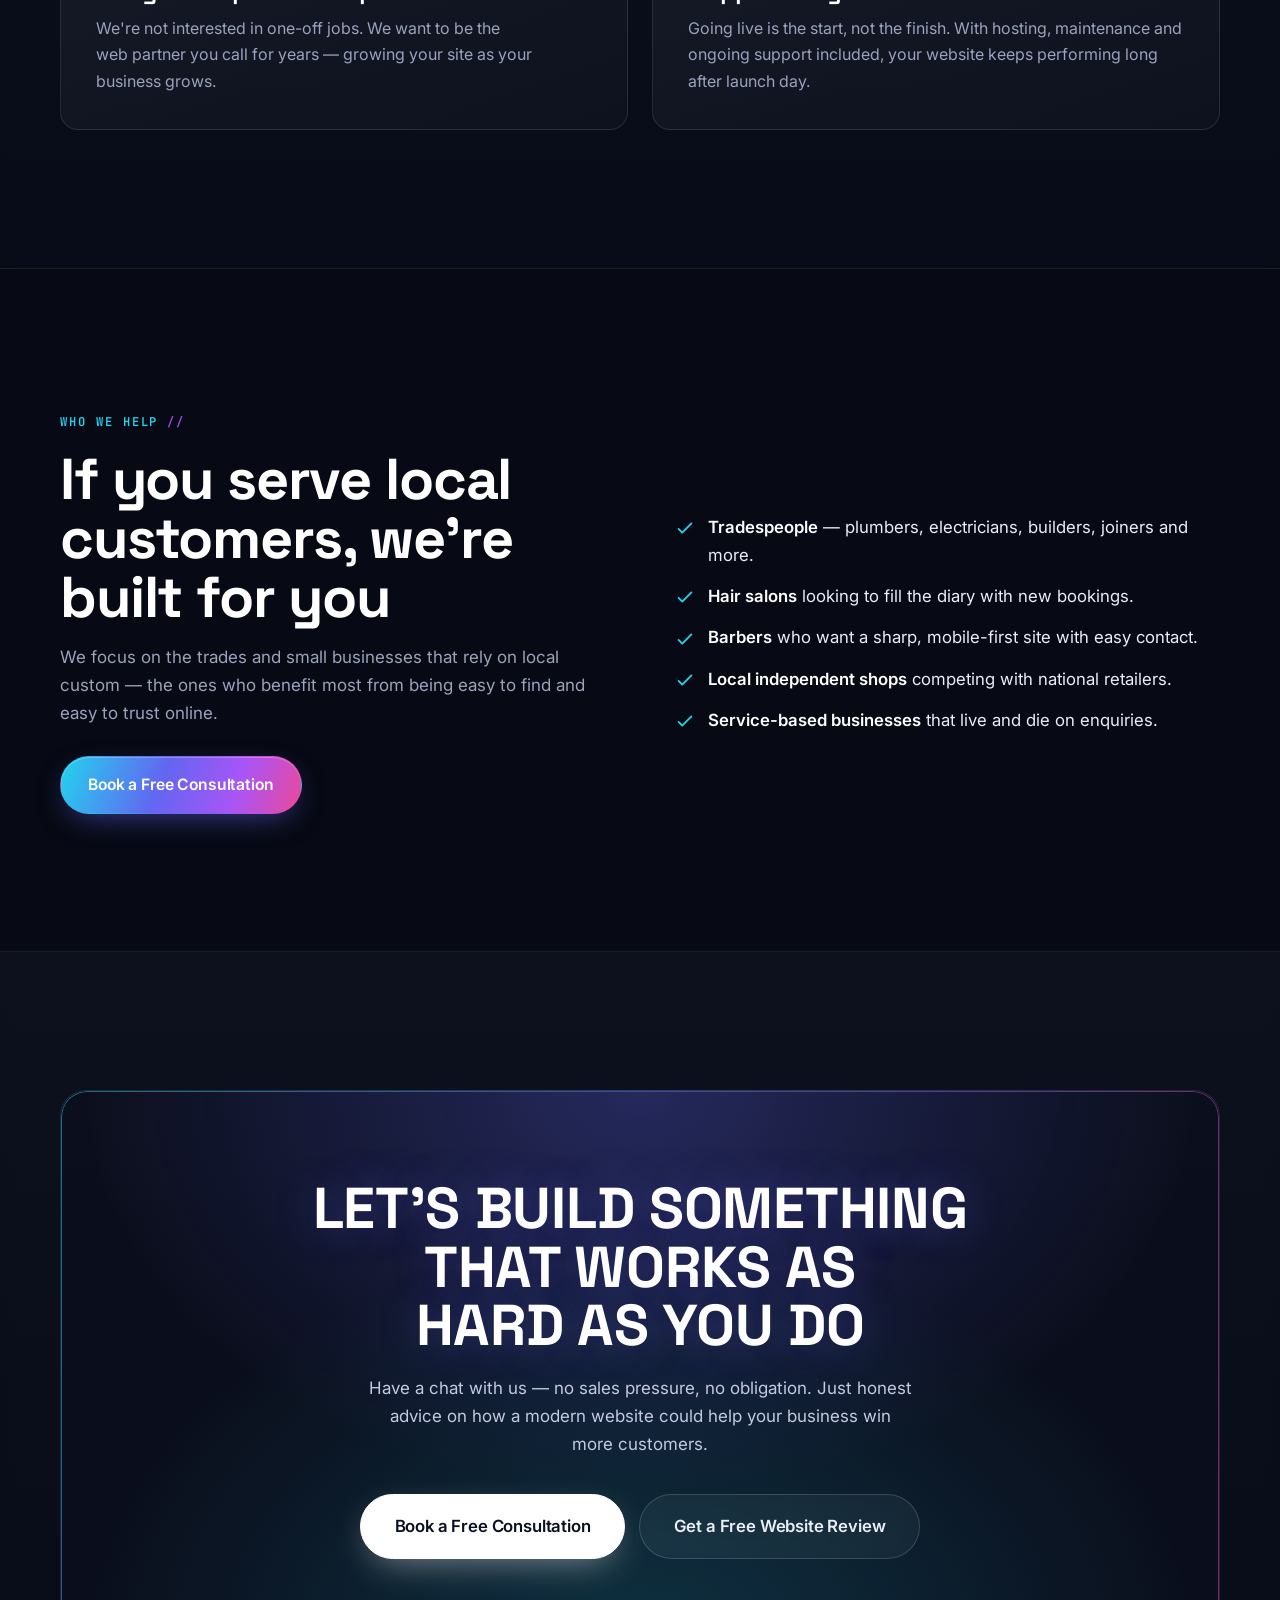
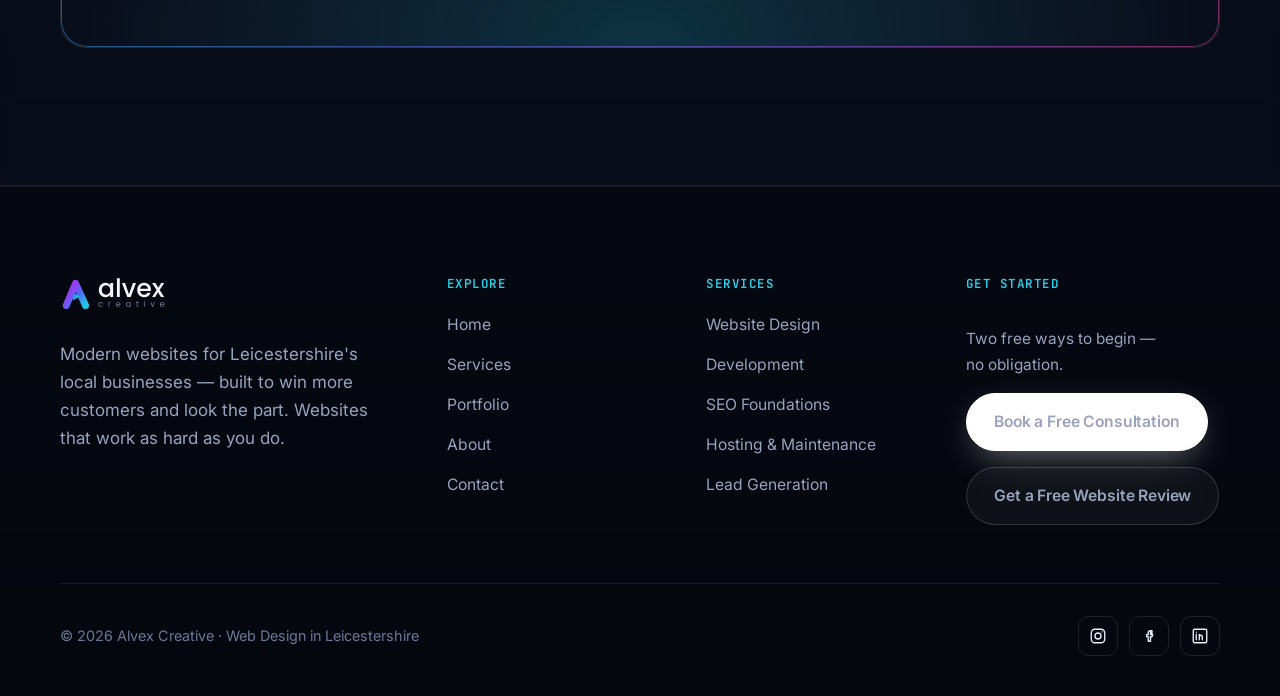
<file: about.html>
<!DOCTYPE html>
<html lang="en-GB">
<head>
  <meta charset="UTF-8" />
  <meta name="viewport" content="width=device-width, initial-scale=1" />
  <meta name="robots" content="index, follow, max-image-preview:large, max-snippet:-1, max-video-preview:-1" />
  <title>About — Leicestershire Web Design Agency | Alvex Creative</title>
  <meta name="description" content="Alvex Creative is a Leicestershire web design agency on a mission to help local businesses grow online with modern websites, personal service and long-term support." />
  <meta name="keywords" content="Web Design Leicestershire, Local Business Web Design, Leicestershire Web Development, Small Business Websites Leicestershire" />
  <link rel="canonical" href="https://www.alvexcreative.com/about.html" />
  <meta name="theme-color" content="#070a14" />
  <meta property="og:type" content="website" />
  <meta property="og:image" content="https://www.alvexcreative.com/assets/og-image.jpg" />
  <meta property="og:image:width" content="1200" />
  <meta property="og:image:height" content="630" />
  <meta property="og:image:alt" content="Alvex Creative web design in Leicestershire" />
  <meta name="twitter:image:alt" content="Alvex Creative web design in Leicestershire" />
  <meta name="twitter:image" content="https://www.alvexcreative.com/assets/og-image.jpg" />
  <meta property="og:title" content="About Alvex Creative — Leicestershire Web Design" />
  <meta property="og:description" content="Helping local businesses grow online with modern websites and personal service." />
  <meta property="og:url" content="https://www.alvexcreative.com/about.html" />

  <link rel="preconnect" href="https://fonts.googleapis.com" />
  <link rel="preconnect" href="https://fonts.gstatic.com" crossorigin />
  <link href="https://fonts.googleapis.com/css2?family=Inter:wght@400;500;600&family=Space+Grotesk:wght@500;600;700&display=swap" rel="stylesheet" />
  <link rel="icon" type="image/svg+xml" href="assets/logo.svg" />
  <link rel="preload" as="image" href="assets/pages-bg.jpg" fetchpriority="high" />
  <link rel="stylesheet" href="css/styles.css" />
  <!-- Analytics (GA4): paste your Measurement ID over G-XXXXXXXXXX to activate. No network requests are made until it is set. -->
  <script>
    (function () {
      var GA_ID = 'G-XXXXXXXXXX';
      if (GA_ID.indexOf('XXXX') !== -1) return; // not configured yet
      var s = document.createElement('script'); s.async = true;
      s.src = 'https://www.googletagmanager.com/gtag/js?id=' + GA_ID;
      document.head.appendChild(s);
      window.dataLayer = window.dataLayer || [];
      function gtag() { dataLayer.push(arguments); }
      gtag('js', new Date());
      gtag('config', GA_ID);
    })();
  </script>
</head>
<body>
  <a class="skip-link" href="#main">Skip to content</a>

  <!-- NAV -->
  <header class="nav" id="top">
    <div class="container nav__inner">
      <a class="logo" href="index.html" aria-label="Alvex Creative home"><img class="logo__img" src="assets/logo.svg" alt="Alvex Creative" width="98" height="30" /></a>
      <nav class="nav__links" aria-label="Primary">
        <a href="index.html">Home</a>
        <a href="services.html">Services</a>
        <a href="portfolio.html">Portfolio</a>
        <a href="about.html" aria-current="page">About</a>
        <a href="contact.html">Contact</a>
      </nav>
      <a class="btn nav__cta" href="contact.html">Book a Free Consultation</a>
      <button class="nav__toggle" aria-label="Open menu" aria-expanded="false" aria-controls="mobile-menu"><span></span><span></span><span></span></button>
    </div>
  </header>
  <div class="mobile-menu" id="mobile-menu">
    <nav class="mobile-menu__links" aria-label="Mobile">
      <a href="index.html"><span>Home</span><span class="idx">01</span></a>
      <a href="services.html"><span>Services</span><span class="idx">02</span></a>
      <a href="portfolio.html"><span>Portfolio</span><span class="idx">03</span></a>
      <a href="about.html"><span>About</span><span class="idx">04</span></a>
      <a href="contact.html"><span>Contact</span><span class="idx">05</span></a>
    </nav>
    <div class="mobile-menu__foot">
      <a class="btn btn--light" href="contact.html">Book a Free Consultation</a>
      <a class="btn btn--on-dark-ghost" href="contact.html">Get a Free Website Review</a>
    </div>
  </div>

  <main id="main">
    <!-- HERO -->
    <section class="hero" style="padding-bottom:clamp(3rem,2rem+4vw,5rem);">
      <div class="hero__grid-bg" aria-hidden="true"></div>
      <div class="container hero__inner">
        <span class="eyebrow" data-reveal>About Alvex Creative</span>
        <h1 data-reveal data-reveal-delay="1" style="max-width:20ch;">We help local businesses compete — and win — online</h1>
        <p class="lead" data-reveal data-reveal-delay="2">Alvex Creative was founded on a simple belief: local businesses deserve a strong online presence. We help businesses across Leicestershire compete with larger brands through professional websites that are built to be seen and designed to deliver results.</p>
      </div>
    </section>

    <!-- STORY -->
    <section class="section">
      <div class="container split">
        <div data-reveal>
          <span class="eyebrow">Our story</span>
          <h2 class="mt-sm">Built for the businesses that keep Leicestershire's high streets running</h2>
        </div>
        <div data-reveal data-reveal-delay="1">
          <p class="lead">Tradespeople, salons, barbers, independent shops and local service providers are the backbone of our community — but too often they're invisible online, losing work to competitors with deeper pockets and slicker websites.</p>
          <p class="mt-sm muted">We started Alvex Creative to change that. We combine modern, professional design with strong SEO foundations and proven lead-generation systems, so local businesses can be found on Google, look the part, and turn more visitors into paying customers. No inflated agency price tags — just websites that genuinely work for the people who run them.</p>
        </div>
      </div>
    </section>

    <!-- MISSION BAND -->
    <section class="section section--dark">
      <div class="container">
        <div class="section-head section-head--center" data-reveal>
          <span class="eyebrow">Our mission</span>
          <h2 class="mt-sm" style="max-width:24ch;margin-inline:auto;">To help local businesses grow through websites that earn their keep</h2>
          <p style="margin-inline:auto;">Every decision we make comes back to one question: will this help our client get more customers? If the answer is no, we don't do it.</p>
        </div>
        <div class="stats">
          <div class="stat" data-reveal><div class="stat__num">Local</div><div class="stat__label">Focused on independent Leicestershire businesses</div></div>
          <div class="stat" data-reveal data-reveal-delay="1"><div class="stat__num">Personal</div><div class="stat__label">You deal directly with the person building your site</div></div>
          <div class="stat" data-reveal data-reveal-delay="2"><div class="stat__num">Honest</div><div class="stat__label">Clear advice and clear pricing — no hidden fees</div></div>
          <div class="stat" data-reveal data-reveal-delay="3"><div class="stat__num">Long-term</div><div class="stat__label">We support your business well beyond launch day</div></div>
        </div>
      </div>
    </section>

    <!-- VALUES -->
    <section class="section section--alt">
      <div class="container">
        <div class="section-head" data-reveal>
          <span class="eyebrow">What we stand for</span>
          <h2 class="mt-sm">How we work with you</h2>
          <p>Four principles shape every project we take on.</p>
        </div>
        <div class="card-grid card-grid--2">
          <div class="card" data-reveal>
            <div class="card__icon" aria-hidden="true"><svg viewBox="0 0 24 24" fill="none" stroke="currentColor" stroke-width="1.7" stroke-linecap="round" stroke-linejoin="round"><path d="M3 3v18h18"/><path d="m7 14 3-4 3 3 4-6"/></svg></div>
            <h3>Helping local businesses grow</h3>
            <p>We measure our success by yours. More enquiries, more visibility and more credibility for your business is the whole point — beautiful design is just how we get there.</p>
          </div>
          <div class="card" data-reveal data-reveal-delay="1">
            <div class="card__icon" aria-hidden="true"><svg viewBox="0 0 24 24" fill="none" stroke="currentColor" stroke-width="1.7" stroke-linecap="round" stroke-linejoin="round"><path d="M16 21v-2a4 4 0 0 0-4-4H6a4 4 0 0 0-4 4v2"/><circle cx="9" cy="7" r="4"/><path d="M22 21v-2a4 4 0 0 0-3-3.9"/></svg></div>
            <h3>Personal service</h3>
            <p>No call centres, no account managers reading from a script. You speak directly with the person designing and building your site, and we explain everything in plain English.</p>
          </div>
          <div class="card" data-reveal>
            <div class="card__icon" aria-hidden="true"><svg viewBox="0 0 24 24" fill="none" stroke="currentColor" stroke-width="1.7" stroke-linecap="round" stroke-linejoin="round"><path d="M12 21s-7-4.5-7-10a7 7 0 0 1 14 0c0 5.5-7 10-7 10z"/><path d="m9 11 2 2 4-4"/></svg></div>
            <h3>Long-term partnerships</h3>
            <p>We're not interested in one-off jobs. We want to be the web partner you call for years — growing your site as your business grows.</p>
          </div>
          <div class="card" data-reveal data-reveal-delay="1">
            <div class="card__icon" aria-hidden="true"><svg viewBox="0 0 24 24" fill="none" stroke="currentColor" stroke-width="1.7" stroke-linecap="round" stroke-linejoin="round"><path d="M12 2 4 6v6c0 5 3.5 8 8 9 4.5-1 8-4 8-9V6z"/></svg></div>
            <h3>Support beyond launch</h3>
            <p>Going live is the start, not the finish. With hosting, maintenance and ongoing support included, your website keeps performing long after launch day.</p>
          </div>
        </div>
      </div>
    </section>

    <!-- WHO WE HELP -->
    <section class="section">
      <div class="container split">
        <div data-reveal>
          <span class="eyebrow">Who we help</span>
          <h2 class="mt-sm">If you serve local customers, we're built for you</h2>
          <p class="muted mt-sm">We focus on the trades and small businesses that rely on local custom — the ones who benefit most from being easy to find and easy to trust online.</p>
          <a class="btn mt-md" href="contact.html">Book a Free Consultation</a>
        </div>
        <div data-reveal data-reveal-delay="1">
          <ul class="list-check">
            <li><svg viewBox="0 0 24 24" fill="none" stroke="currentColor" stroke-width="2" stroke-linecap="round" stroke-linejoin="round"><path d="m5 13 4 4L19 7"/></svg><span><strong>Tradespeople</strong> — plumbers, electricians, builders, joiners and more.</span></li>
            <li><svg viewBox="0 0 24 24" fill="none" stroke="currentColor" stroke-width="2" stroke-linecap="round" stroke-linejoin="round"><path d="m5 13 4 4L19 7"/></svg><span><strong>Hair salons</strong> looking to fill the diary with new bookings.</span></li>
            <li><svg viewBox="0 0 24 24" fill="none" stroke="currentColor" stroke-width="2" stroke-linecap="round" stroke-linejoin="round"><path d="m5 13 4 4L19 7"/></svg><span><strong>Barbers</strong> who want a sharp, mobile-first site with easy contact.</span></li>
            <li><svg viewBox="0 0 24 24" fill="none" stroke="currentColor" stroke-width="2" stroke-linecap="round" stroke-linejoin="round"><path d="m5 13 4 4L19 7"/></svg><span><strong>Local independent shops</strong> competing with national retailers.</span></li>
            <li><svg viewBox="0 0 24 24" fill="none" stroke="currentColor" stroke-width="2" stroke-linecap="round" stroke-linejoin="round"><path d="m5 13 4 4L19 7"/></svg><span><strong>Service-based businesses</strong> that live and die on enquiries.</span></li>
          </ul>
        </div>
      </div>
    </section>

    <!-- CTA -->
    <section class="section section--alt">
      <div class="container">
        <div class="cta" data-reveal>
          <div class="cta__grid-bg" aria-hidden="true"></div>
          <h2>Let's build something that works as hard as you do</h2>
          <p>Have a chat with us — no sales pressure, no obligation. Just honest advice on how a modern website could help your business win more customers.</p>
          <div class="btn-row">
            <a class="btn btn--light btn--lg" href="contact.html">Book a Free Consultation</a>
            <a class="btn btn--on-dark-ghost btn--lg" href="contact.html">Get a Free Website Review</a>
          </div>
        </div>
      </div>
    </section>
  </main>

  <!-- FOOTER -->
  <footer class="footer">
    <div class="container">
      <div class="footer__top">
        <div class="footer__brand">
          <a class="logo" href="index.html" aria-label="Alvex Creative home"><img class="logo__img" src="assets/logo.svg" alt="Alvex Creative" width="98" height="30" /></a>
          <p>Modern websites for Leicestershire's local businesses — built to win more customers and look the part. Websites that work as hard as you do.</p>
        </div>
        <div class="footer__col"><h4>Explore</h4><ul><li><a href="index.html">Home</a></li><li><a href="services.html">Services</a></li><li><a href="portfolio.html">Portfolio</a></li><li><a href="about.html">About</a></li><li><a href="contact.html">Contact</a></li></ul></div>
        <div class="footer__col"><h4>Services</h4><ul><li><a href="services.html#design">Website Design</a></li><li><a href="services.html#development">Development</a></li><li><a href="services.html#seo">SEO Foundations</a></li><li><a href="services.html#hosting">Hosting &amp; Maintenance</a></li><li><a href="services.html#leads">Lead Generation</a></li></ul></div>
        <div class="footer__col footer__cta"><h4>Get started</h4><p>Two free ways to begin — no obligation.</p><a class="btn btn--light" href="contact.html">Book a Free Consultation</a><a class="btn btn--on-dark-ghost" href="contact.html">Get a Free Website Review</a></div>
      </div>
      <div class="footer__bottom">
        <p>&copy; <span id="year">2026</span> Alvex Creative · Web Design in Leicestershire</p>
        <div class="footer__social">
          <a href="#" aria-label="Alvex Creative on Instagram"><svg viewBox="0 0 24 24" fill="none" stroke="currentColor" stroke-width="1.8" stroke-linecap="round" stroke-linejoin="round"><rect x="3" y="3" width="18" height="18" rx="5"/><circle cx="12" cy="12" r="4"/><path d="M17.5 6.5h.01"/></svg></a>
          <a href="#" aria-label="Alvex Creative on Facebook"><svg viewBox="0 0 24 24" fill="none" stroke="currentColor" stroke-width="1.8" stroke-linecap="round" stroke-linejoin="round"><path d="M14 8h2V5h-2a3 3 0 0 0-3 3v2H9v3h2v6h3v-6h2l1-3h-3V8a1 1 0 0 1 1-1z"/></svg></a>
          <a href="#" aria-label="Alvex Creative on LinkedIn"><svg viewBox="0 0 24 24" fill="none" stroke="currentColor" stroke-width="1.8" stroke-linecap="round" stroke-linejoin="round"><rect x="3" y="3" width="18" height="18" rx="2"/><path d="M7 10v7M7 7v.01M11 17v-4a2 2 0 0 1 4 0v4M11 17v-7"/></svg></a>
        </div>
      </div>
    </div>
  </footer>

  <script src="js/main.js"></script>
</body>
</html>
</file>
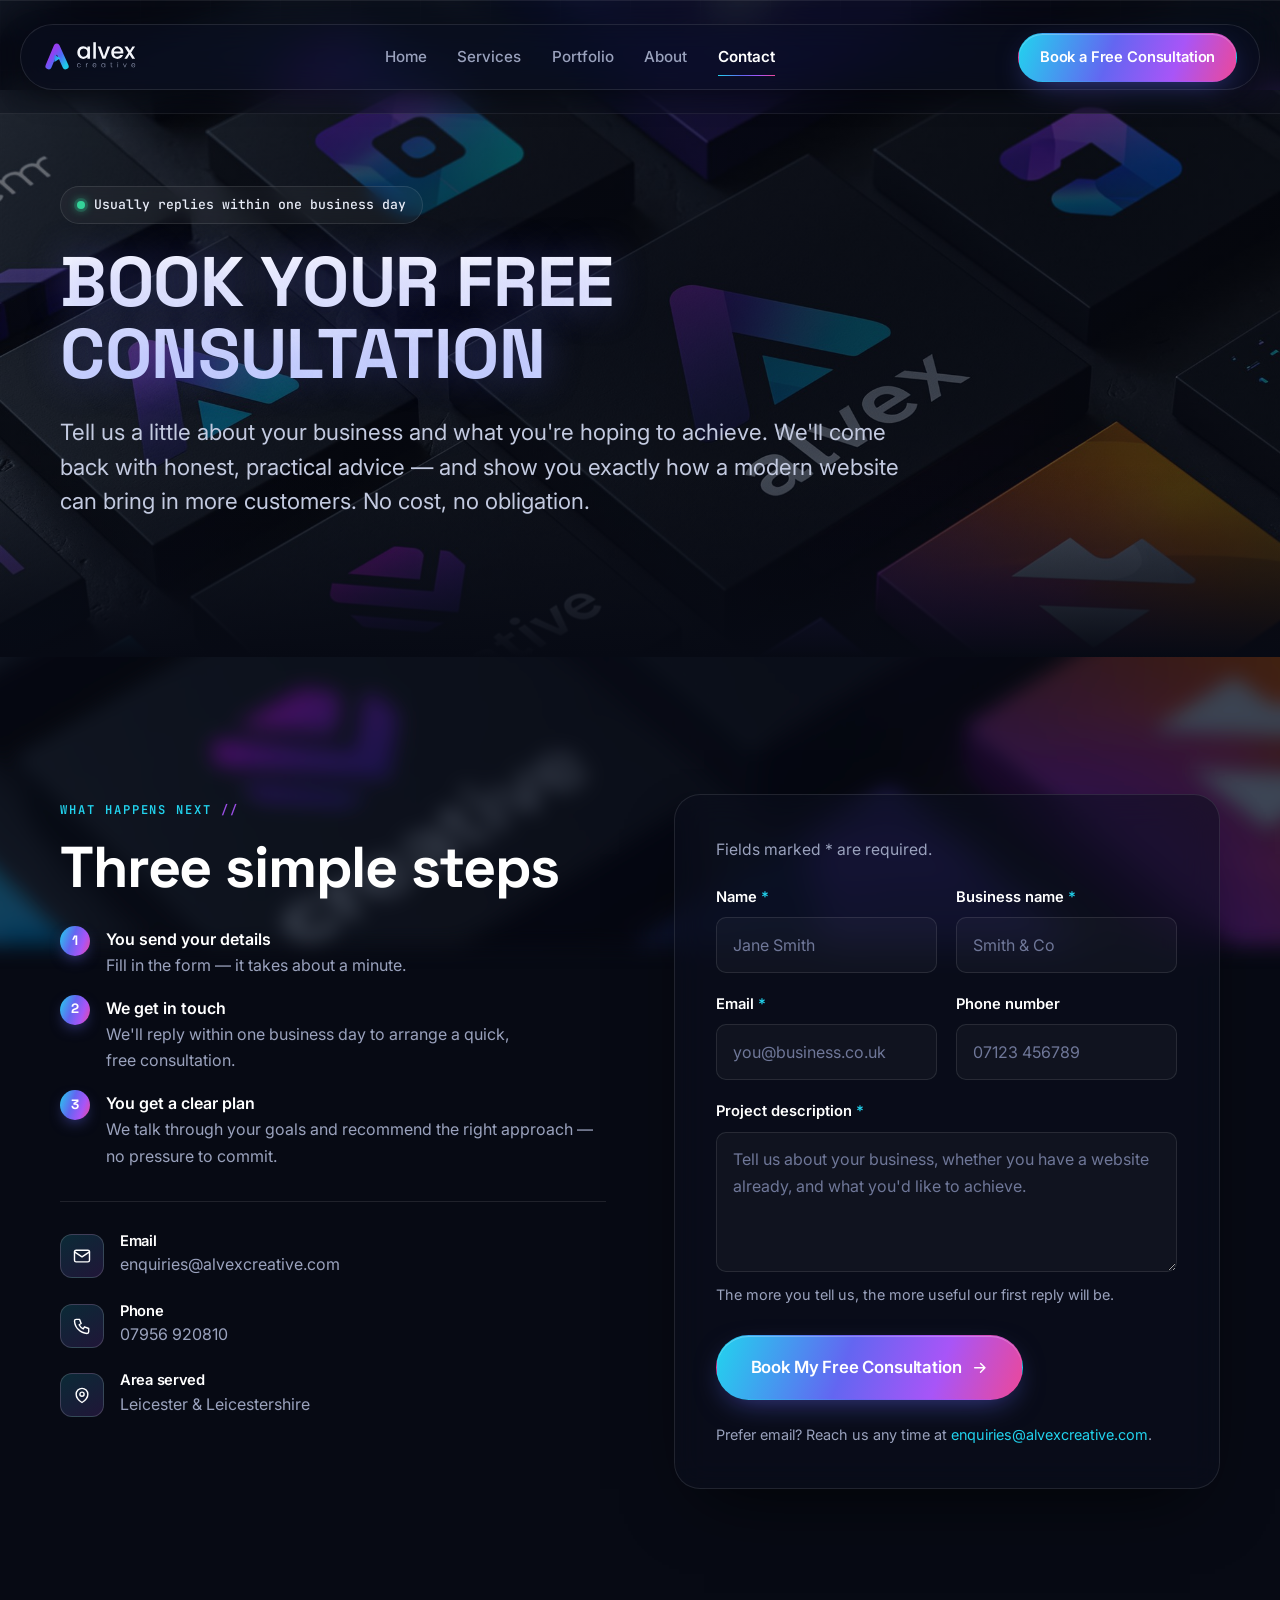
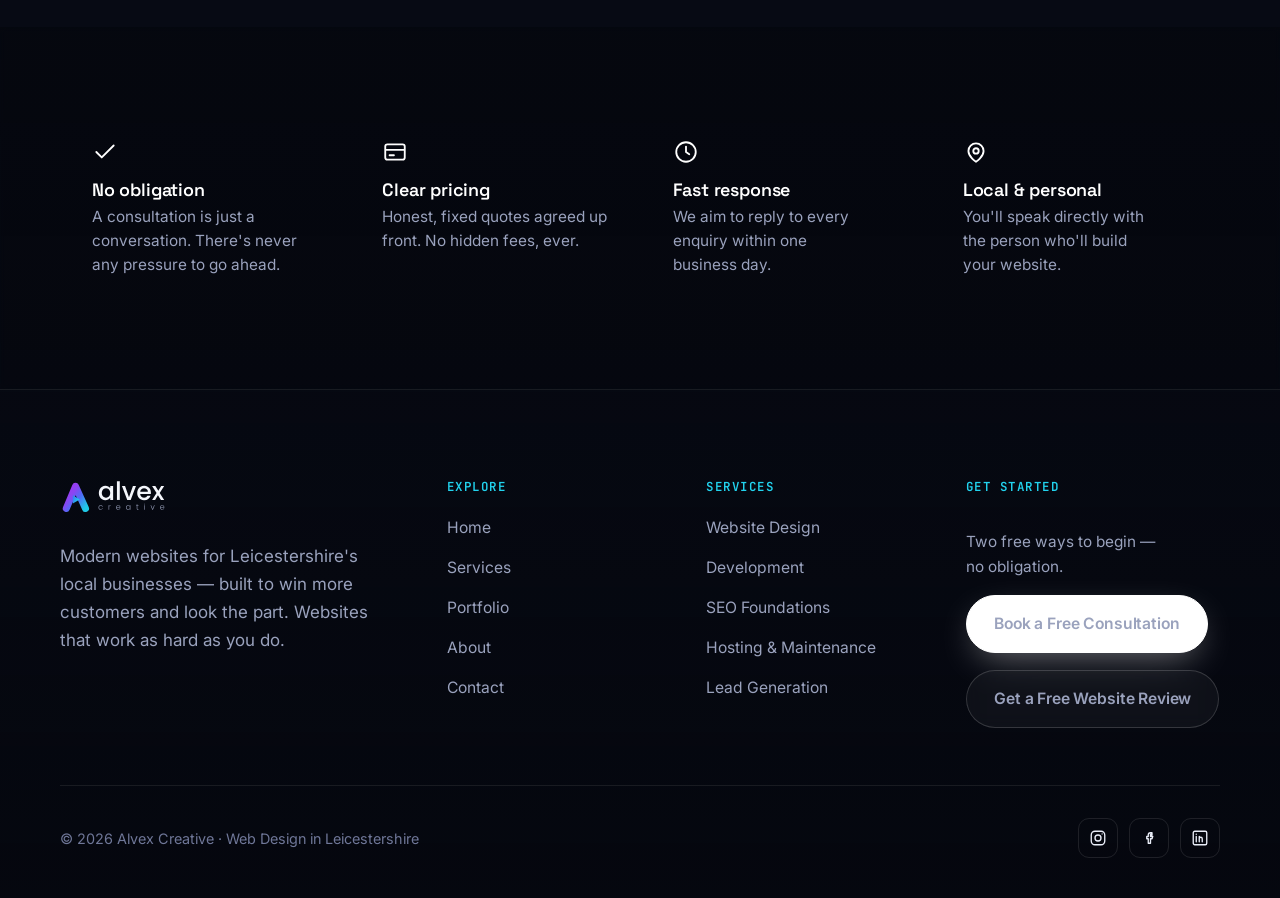
<file: contact.html>
<!DOCTYPE html>
<html lang="en-GB">
<head>
  <meta charset="UTF-8" />
  <meta name="viewport" content="width=device-width, initial-scale=1" />
  <meta name="robots" content="index, follow, max-image-preview:large, max-snippet:-1, max-video-preview:-1" />
  <title>Contact — Web Design in Leicestershire | Alvex Creative</title>
  <meta name="description" content="Book a free, no-obligation web design consultation with Alvex Creative in Leicestershire. Tell us about your business and we'll show you how to win more customers online." />
  <meta name="keywords" content="Web Design Leicestershire, contact web designer Leicestershire, free website review, Small Business Websites Leicestershire" />
  <link rel="canonical" href="https://www.alvexcreative.com/contact.html" />
  <meta name="theme-color" content="#070a14" />
  <meta property="og:type" content="website" />
  <meta property="og:image" content="https://www.alvexcreative.com/assets/og-image.jpg" />
  <meta property="og:image:width" content="1200" />
  <meta property="og:image:height" content="630" />
  <meta property="og:image:alt" content="Alvex Creative web design in Leicestershire" />
  <meta name="twitter:image:alt" content="Alvex Creative web design in Leicestershire" />
  <meta name="twitter:image" content="https://www.alvexcreative.com/assets/og-image.jpg" />
  <meta property="og:title" content="Book a Free Consultation — Web Design Leicestershire" />
  <meta property="og:description" content="Tell us about your business and we'll show you how a modern website can bring in more enquiries." />
  <meta property="og:url" content="https://www.alvexcreative.com/contact.html" />

  <link rel="preconnect" href="https://fonts.googleapis.com" />
  <link rel="preconnect" href="https://fonts.gstatic.com" crossorigin />
  <link href="https://fonts.googleapis.com/css2?family=Inter:wght@400;500;600&family=Space+Grotesk:wght@500;600;700&display=swap" rel="stylesheet" />
  <link rel="icon" type="image/svg+xml" href="assets/logo.svg" />
  <link rel="preload" as="image" href="assets/pages-bg.jpg" fetchpriority="high" />
  <link rel="stylesheet" href="css/styles.css" />

  <script type="application/ld+json">
  {
    "@context": "https://schema.org",
    "@type": "ContactPage",
    "name": "Contact Alvex Creative",
    "url": "https://www.alvexcreative.com/contact.html",
    "mainEntity": {
      "@type": "ProfessionalService",
      "name": "Alvex Creative",
      "email": "enquiries@alvexcreative.com",
      "telephone": "+44 7956 920810",
      "areaServed": { "@type": "AdministrativeArea", "name": "Leicestershire" }
    }
  }
  </script>
  <!-- Analytics (GA4): paste your Measurement ID over G-XXXXXXXXXX to activate. No network requests are made until it is set. -->
  <script>
    (function () {
      var GA_ID = 'G-XXXXXXXXXX';
      if (GA_ID.indexOf('XXXX') !== -1) return; // not configured yet
      var s = document.createElement('script'); s.async = true;
      s.src = 'https://www.googletagmanager.com/gtag/js?id=' + GA_ID;
      document.head.appendChild(s);
      window.dataLayer = window.dataLayer || [];
      function gtag() { dataLayer.push(arguments); }
      gtag('js', new Date());
      gtag('config', GA_ID);
    })();
  </script>
</head>
<body>
  <a class="skip-link" href="#main">Skip to content</a>

  <!-- NAV -->
  <header class="nav" id="top">
    <div class="container nav__inner">
      <a class="logo" href="index.html" aria-label="Alvex Creative home"><img class="logo__img" src="assets/logo.svg" alt="Alvex Creative" width="98" height="30" /></a>
      <nav class="nav__links" aria-label="Primary">
        <a href="index.html">Home</a>
        <a href="services.html">Services</a>
        <a href="portfolio.html">Portfolio</a>
        <a href="about.html">About</a>
        <a href="contact.html" aria-current="page">Contact</a>
      </nav>
      <a class="btn nav__cta" href="contact.html">Book a Free Consultation</a>
      <button class="nav__toggle" aria-label="Open menu" aria-expanded="false" aria-controls="mobile-menu"><span></span><span></span><span></span></button>
    </div>
  </header>
  <div class="mobile-menu" id="mobile-menu">
    <nav class="mobile-menu__links" aria-label="Mobile">
      <a href="index.html"><span>Home</span><span class="idx">01</span></a>
      <a href="services.html"><span>Services</span><span class="idx">02</span></a>
      <a href="portfolio.html"><span>Portfolio</span><span class="idx">03</span></a>
      <a href="about.html"><span>About</span><span class="idx">04</span></a>
      <a href="contact.html"><span>Contact</span><span class="idx">05</span></a>
    </nav>
    <div class="mobile-menu__foot">
      <a class="btn btn--light" href="contact.html">Book a Free Consultation</a>
      <a class="btn btn--on-dark-ghost" href="contact.html">Get a Free Website Review</a>
    </div>
  </div>

  <main id="main">
    <!-- HERO -->
    <section class="hero" style="padding-bottom:clamp(2rem,1rem+3vw,3.5rem);">
      <div class="hero__grid-bg" aria-hidden="true"></div>
      <div class="container hero__inner">
        <span class="pill-badge" data-reveal><span class="dot" aria-hidden="true"></span>Usually replies within one business day</span>
        <h1 data-reveal data-reveal-delay="1" style="margin-top:1.4rem;max-width:18ch;">Book your free consultation</h1>
        <p class="lead" data-reveal data-reveal-delay="2">Tell us a little about your business and what you're hoping to achieve. We'll come back with honest, practical advice — and show you exactly how a modern website can bring in more customers. No cost, no obligation.</p>
      </div>
    </section>

    <!-- CONTACT SPLIT -->
    <section class="section" style="padding-top:clamp(2rem,1rem+3vw,3.5rem);">
      <div class="container split" style="align-items:start;gap:clamp(2rem,1rem+4vw,4rem);">
        <!-- LEFT: info -->
        <div data-reveal>
          <span class="eyebrow">What happens next</span>
          <h2 class="mt-sm" style="font-size:clamp(1.6rem,1.3rem+1.5vw,2.2rem);">Three simple steps</h2>
          <ul class="steps-mini">
            <li><span class="n">1</span><p><strong>You send your details</strong>Fill in the form — it takes about a minute.</p></li>
            <li><span class="n">2</span><p><strong>We get in touch</strong>We'll reply within one business day to arrange a quick, free consultation.</p></li>
            <li><span class="n">3</span><p><strong>You get a clear plan</strong>We talk through your goals and recommend the right approach — no pressure to commit.</p></li>
          </ul>

          <hr class="divider" style="margin-block:2rem;" />

          <div class="info-list" style="margin-top:0;">
            <div class="info-item">
              <span class="info-item__icon" aria-hidden="true"><svg viewBox="0 0 24 24" fill="none" stroke="currentColor" stroke-width="1.7" stroke-linecap="round" stroke-linejoin="round"><rect x="3" y="5" width="18" height="14" rx="2"/><path d="m3 7 9 6 9-6"/></svg></span>
              <div><h4>Email</h4><p><a href="mailto:enquiries@alvexcreative.com">enquiries@alvexcreative.com</a></p></div>
            </div>
            <div class="info-item">
              <span class="info-item__icon" aria-hidden="true"><svg viewBox="0 0 24 24" fill="none" stroke="currentColor" stroke-width="1.7" stroke-linecap="round" stroke-linejoin="round"><path d="M5 4h4l2 5-2.5 1.5a11 11 0 0 0 5 5L15 13l5 2v4a2 2 0 0 1-2 2A16 16 0 0 1 3 6a2 2 0 0 1 2-2z"/></svg></span>
              <div><h4>Phone</h4><p><a href="tel:+447956920810">07956 920810</a></p></div>
            </div>
            <div class="info-item">
              <span class="info-item__icon" aria-hidden="true"><svg viewBox="0 0 24 24" fill="none" stroke="currentColor" stroke-width="1.7" stroke-linecap="round" stroke-linejoin="round"><path d="M12 21s-7-4.5-7-10a7 7 0 0 1 14 0c0 5.5-7 10-7 10z"/><circle cx="12" cy="11" r="2.5"/></svg></span>
              <div><h4>Area served</h4><p>Leicester &amp; Leicestershire</p></div>
            </div>
          </div>
        </div>

        <!-- RIGHT: form -->
        <div data-reveal data-reveal-delay="1">
          <div class="form-wrap">
            <!--
              FORMSPREE SETUP
              1. Create a free form at https://formspree.io and copy your endpoint.
              2. Replace "your-form-id" below with your real ID, e.g.
                 action="https://formspree.io/f/abcdwxyz"
              The JS in js/main.js submits via AJAX and shows inline success/errors.
            -->
            <form id="contact-form" action="https://formspree.io/f/mrewgdbj" method="POST" novalidate>
              <p class="muted" style="margin-bottom:1.4rem;font-size:.98rem;">Fields marked <span aria-hidden="true">*</span> are required.</p>
              <div class="form-grid">
                <div class="field">
                  <label for="name">Name <span class="req" aria-hidden="true">*</span></label>
                  <input type="text" id="name" name="name" autocomplete="name" placeholder="Jane Smith" required />
                </div>
                <div class="field">
                  <label for="business">Business name <span class="req" aria-hidden="true">*</span></label>
                  <input type="text" id="business" name="business" autocomplete="organization" placeholder="Smith &amp; Co" required />
                </div>
                <div class="field">
                  <label for="email">Email <span class="req" aria-hidden="true">*</span></label>
                  <input type="email" id="email" name="email" autocomplete="email" placeholder="you@business.co.uk" required />
                </div>
                <div class="field">
                  <label for="phone">Phone number</label>
                  <input type="tel" id="phone" name="phone" autocomplete="tel" placeholder="07123 456789" />
                </div>
                <div class="field col-2">
                  <label for="message">Project description <span class="req" aria-hidden="true">*</span></label>
                  <textarea id="message" name="message" placeholder="Tell us about your business, whether you have a website already, and what you'd like to achieve." required></textarea>
                  <span class="form-note">The more you tell us, the more useful our first reply will be.</span>
                </div>
              </div>

              <!-- Honeypot (spam trap) — hidden from real users -->
              <input type="text" name="_gotcha" tabindex="-1" autocomplete="off" aria-hidden="true" style="position:absolute;left:-9999px;width:1px;height:1px;opacity:0;" />
              <!-- Custom email subject for your inbox -->
              <input type="hidden" name="_subject" value="New consultation request — Alvex Creative" />

              <div class="form-submit mt-md">
                <button type="submit" class="btn btn--lg">
                  Book My Free Consultation
                  <svg viewBox="0 0 24 24" fill="none" stroke="currentColor" stroke-width="2" stroke-linecap="round" stroke-linejoin="round"><path d="M5 12h14M13 6l6 6-6 6"/></svg>
                </button>
                <p class="form-status" role="status" aria-live="polite"></p>
                <p class="form-note mt-sm">Prefer email? Reach us any time at <a href="mailto:enquiries@alvexcreative.com">enquiries@alvexcreative.com</a>.</p>
              </div>
            </form>
          </div>
        </div>
      </div>
    </section>

    <!-- REASSURANCE STRIP -->
    <section class="section--dark section--tight">
      <div class="container">
        <div class="feature-grid" style="border:none;background:transparent;">
          <div class="feature" style="background:transparent;" data-reveal>
            <div class="feature__icon" aria-hidden="true" style="color:#fff;"><svg viewBox="0 0 24 24" fill="none" stroke="currentColor" stroke-width="1.7" stroke-linecap="round" stroke-linejoin="round"><path d="M20 6 9 17l-5-5"/></svg></div>
            <h3 style="color:#fff;">No obligation</h3>
            <p>A consultation is just a conversation. There's never any pressure to go ahead.</p>
          </div>
          <div class="feature" style="background:transparent;" data-reveal data-reveal-delay="1">
            <div class="feature__icon" aria-hidden="true" style="color:#fff;"><svg viewBox="0 0 24 24" fill="none" stroke="currentColor" stroke-width="1.7" stroke-linecap="round" stroke-linejoin="round"><path d="M3 10h18M7 15h4M5 5h14a2 2 0 0 1 2 2v10a2 2 0 0 1-2 2H5a2 2 0 0 1-2-2V7a2 2 0 0 1 2-2z"/></svg></div>
            <h3 style="color:#fff;">Clear pricing</h3>
            <p>Honest, fixed quotes agreed up front. No hidden fees, ever.</p>
          </div>
          <div class="feature" style="background:transparent;" data-reveal data-reveal-delay="2">
            <div class="feature__icon" aria-hidden="true" style="color:#fff;"><svg viewBox="0 0 24 24" fill="none" stroke="currentColor" stroke-width="1.7" stroke-linecap="round" stroke-linejoin="round"><circle cx="12" cy="12" r="9"/><path d="M12 7v5l3 2"/></svg></div>
            <h3 style="color:#fff;">Fast response</h3>
            <p>We aim to reply to every enquiry within one business day.</p>
          </div>
          <div class="feature" style="background:transparent;" data-reveal data-reveal-delay="3">
            <div class="feature__icon" aria-hidden="true" style="color:#fff;"><svg viewBox="0 0 24 24" fill="none" stroke="currentColor" stroke-width="1.7" stroke-linecap="round" stroke-linejoin="round"><path d="M12 21s-7-4.5-7-10a7 7 0 0 1 14 0c0 5.5-7 10-7 10z"/><circle cx="12" cy="11" r="2.5"/></svg></div>
            <h3 style="color:#fff;">Local &amp; personal</h3>
            <p>You'll speak directly with the person who'll build your website.</p>
          </div>
        </div>
      </div>
    </section>
  </main>

  <!-- FOOTER -->
  <footer class="footer">
    <div class="container">
      <div class="footer__top">
        <div class="footer__brand">
          <a class="logo" href="index.html" aria-label="Alvex Creative home"><img class="logo__img" src="assets/logo.svg" alt="Alvex Creative" width="98" height="30" /></a>
          <p>Modern websites for Leicestershire's local businesses — built to win more customers and look the part. Websites that work as hard as you do.</p>
        </div>
        <div class="footer__col"><h4>Explore</h4><ul><li><a href="index.html">Home</a></li><li><a href="services.html">Services</a></li><li><a href="portfolio.html">Portfolio</a></li><li><a href="about.html">About</a></li><li><a href="contact.html">Contact</a></li></ul></div>
        <div class="footer__col"><h4>Services</h4><ul><li><a href="services.html#design">Website Design</a></li><li><a href="services.html#development">Development</a></li><li><a href="services.html#seo">SEO Foundations</a></li><li><a href="services.html#hosting">Hosting &amp; Maintenance</a></li><li><a href="services.html#leads">Lead Generation</a></li></ul></div>
        <div class="footer__col footer__cta"><h4>Get started</h4><p>Two free ways to begin — no obligation.</p><a class="btn btn--light" href="contact.html">Book a Free Consultation</a><a class="btn btn--on-dark-ghost" href="contact.html">Get a Free Website Review</a></div>
      </div>
      <div class="footer__bottom">
        <p>&copy; <span id="year">2026</span> Alvex Creative · Web Design in Leicestershire</p>
        <div class="footer__social">
          <a href="#" aria-label="Alvex Creative on Instagram"><svg viewBox="0 0 24 24" fill="none" stroke="currentColor" stroke-width="1.8" stroke-linecap="round" stroke-linejoin="round"><rect x="3" y="3" width="18" height="18" rx="5"/><circle cx="12" cy="12" r="4"/><path d="M17.5 6.5h.01"/></svg></a>
          <a href="#" aria-label="Alvex Creative on Facebook"><svg viewBox="0 0 24 24" fill="none" stroke="currentColor" stroke-width="1.8" stroke-linecap="round" stroke-linejoin="round"><path d="M14 8h2V5h-2a3 3 0 0 0-3 3v2H9v3h2v6h3v-6h2l1-3h-3V8a1 1 0 0 1 1-1z"/></svg></a>
          <a href="#" aria-label="Alvex Creative on LinkedIn"><svg viewBox="0 0 24 24" fill="none" stroke="currentColor" stroke-width="1.8" stroke-linecap="round" stroke-linejoin="round"><rect x="3" y="3" width="18" height="18" rx="2"/><path d="M7 10v7M7 7v.01M11 17v-4a2 2 0 0 1 4 0v4M11 17v-7"/></svg></a>
        </div>
      </div>
    </div>
  </footer>

  <script src="js/main.js"></script>
</body>
</html>
</file>
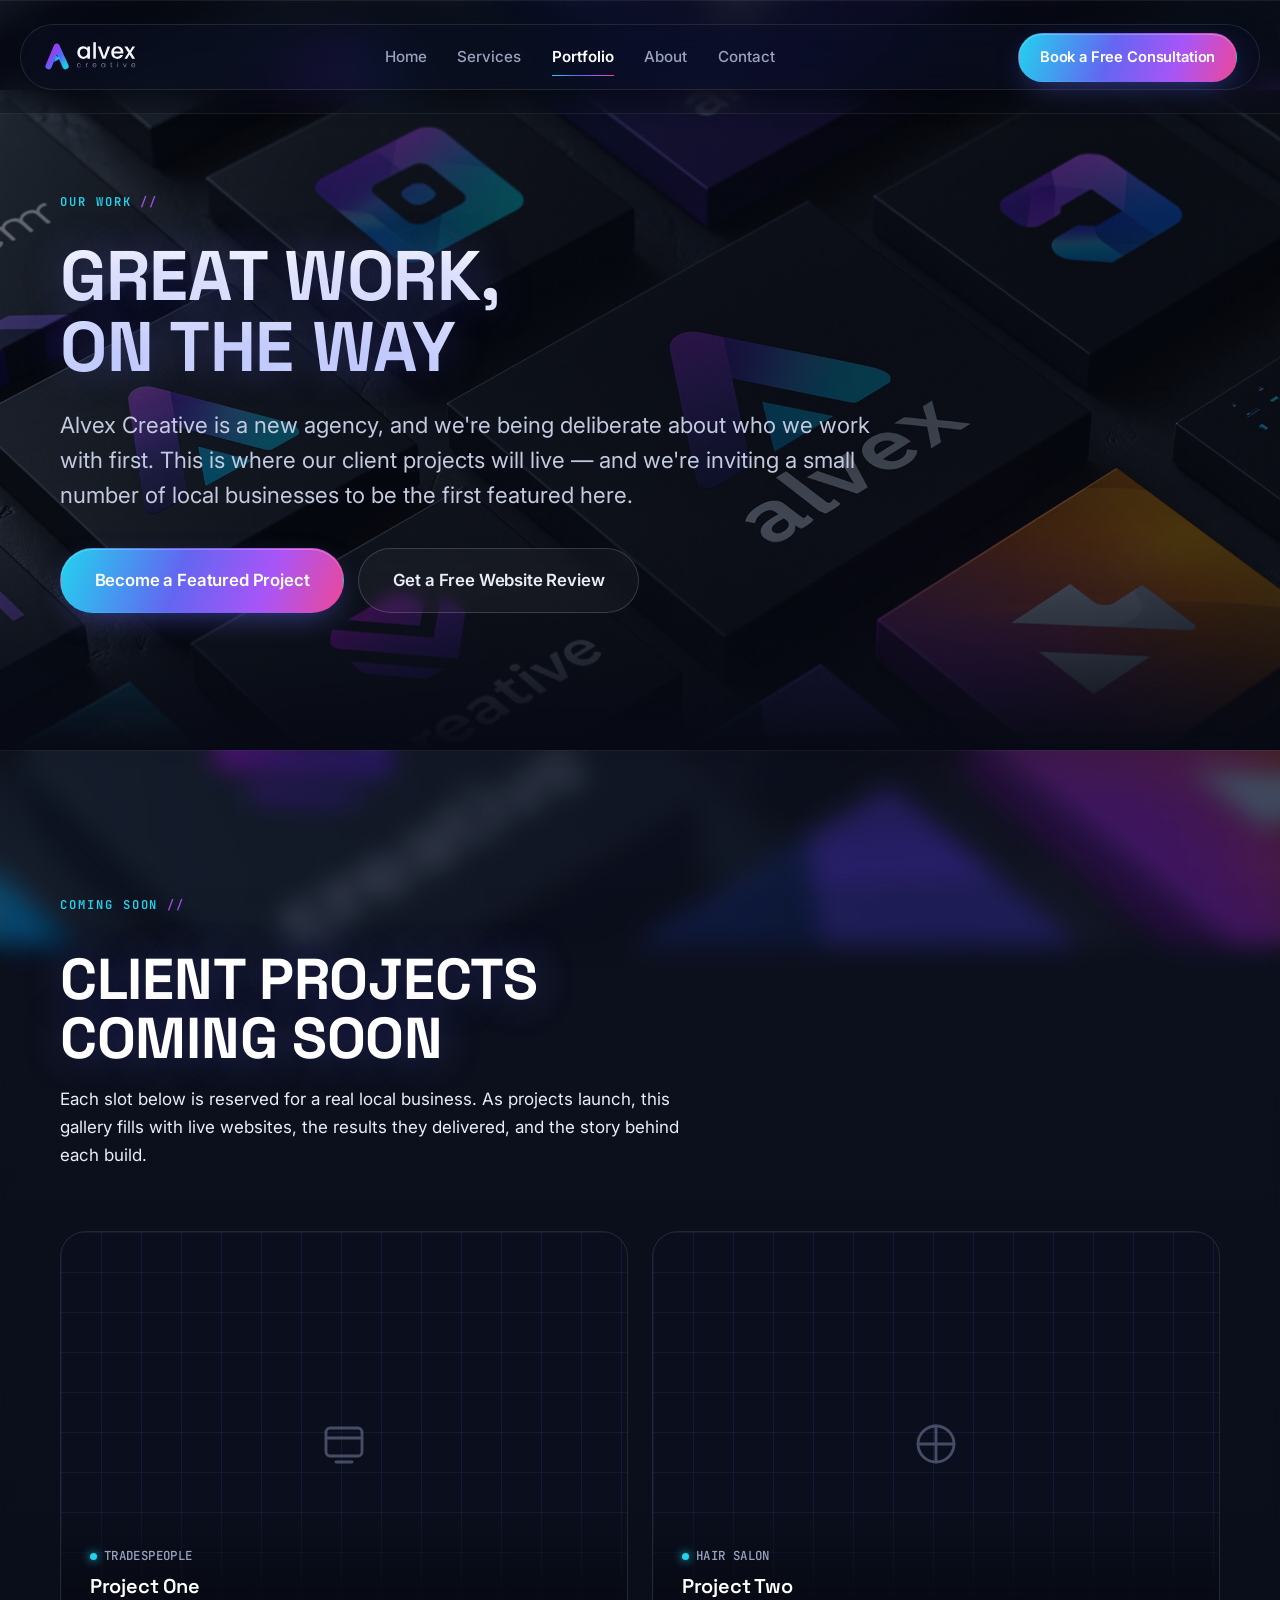
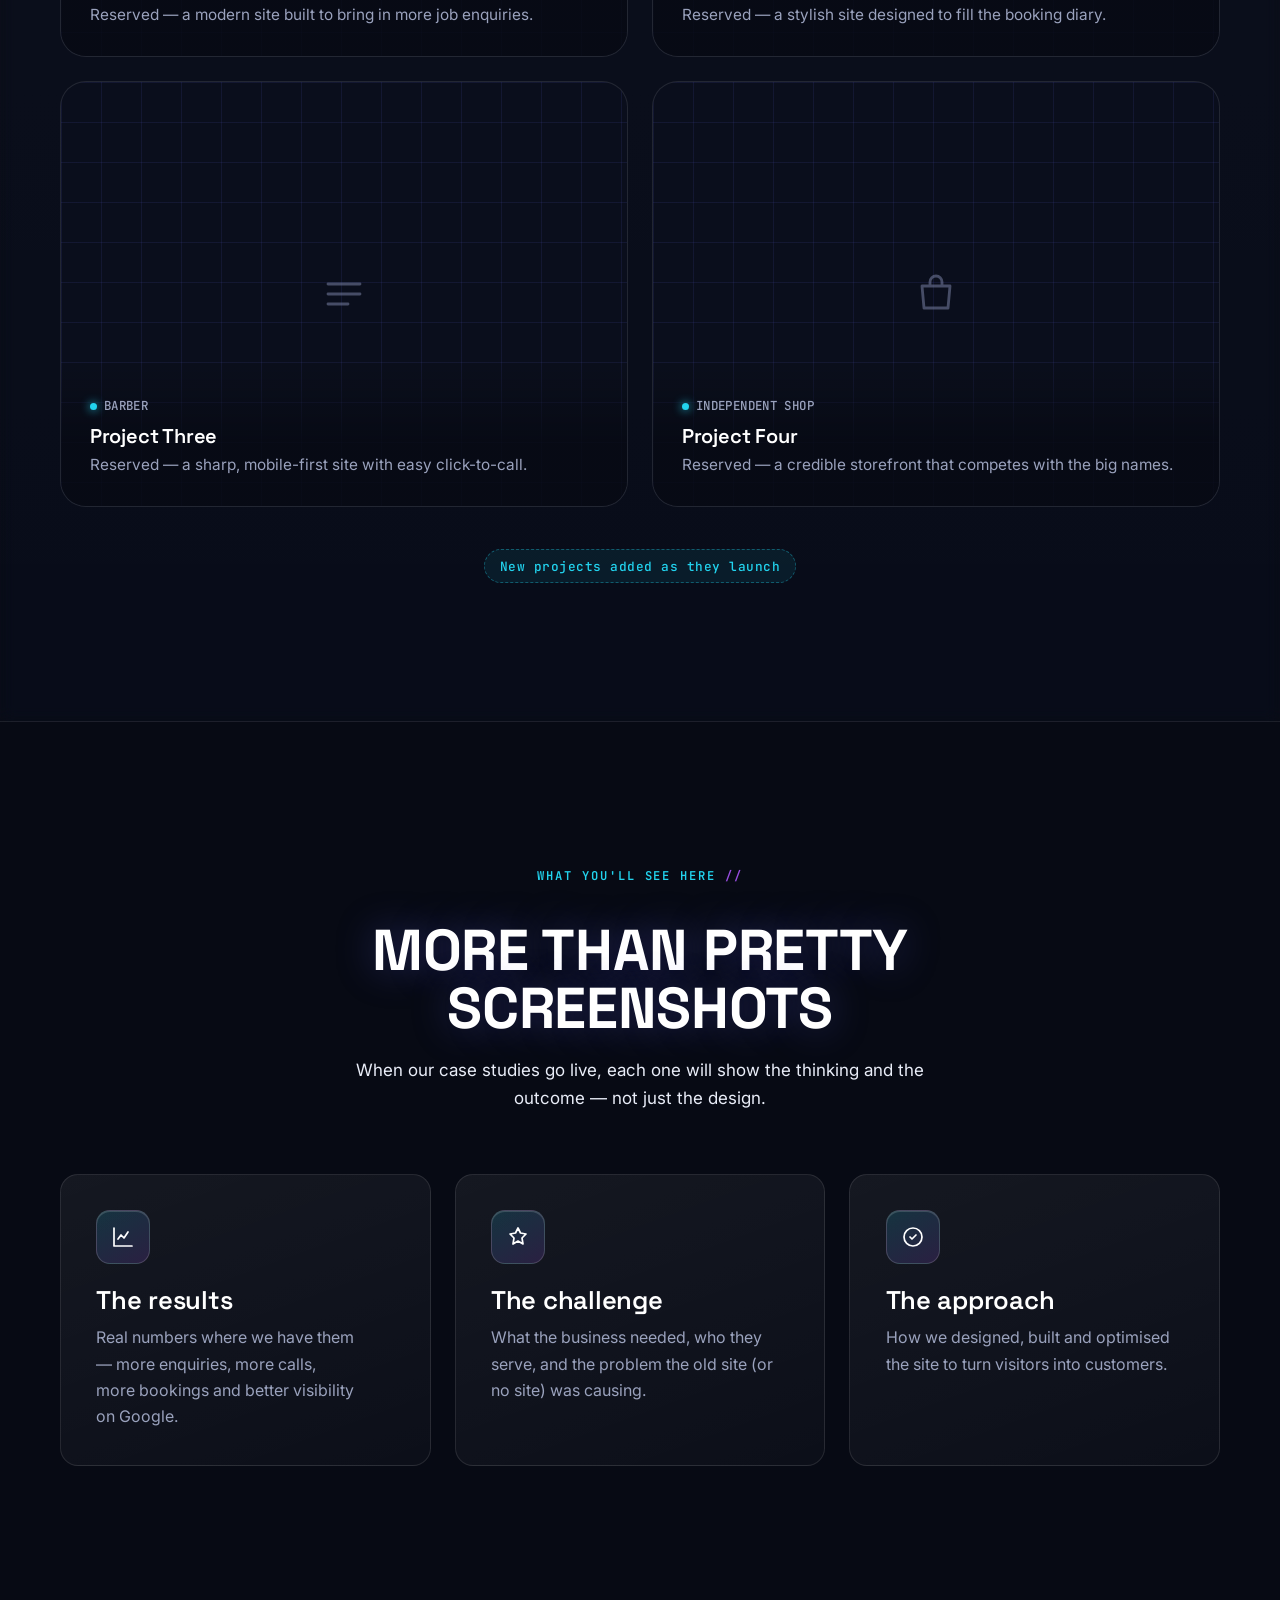
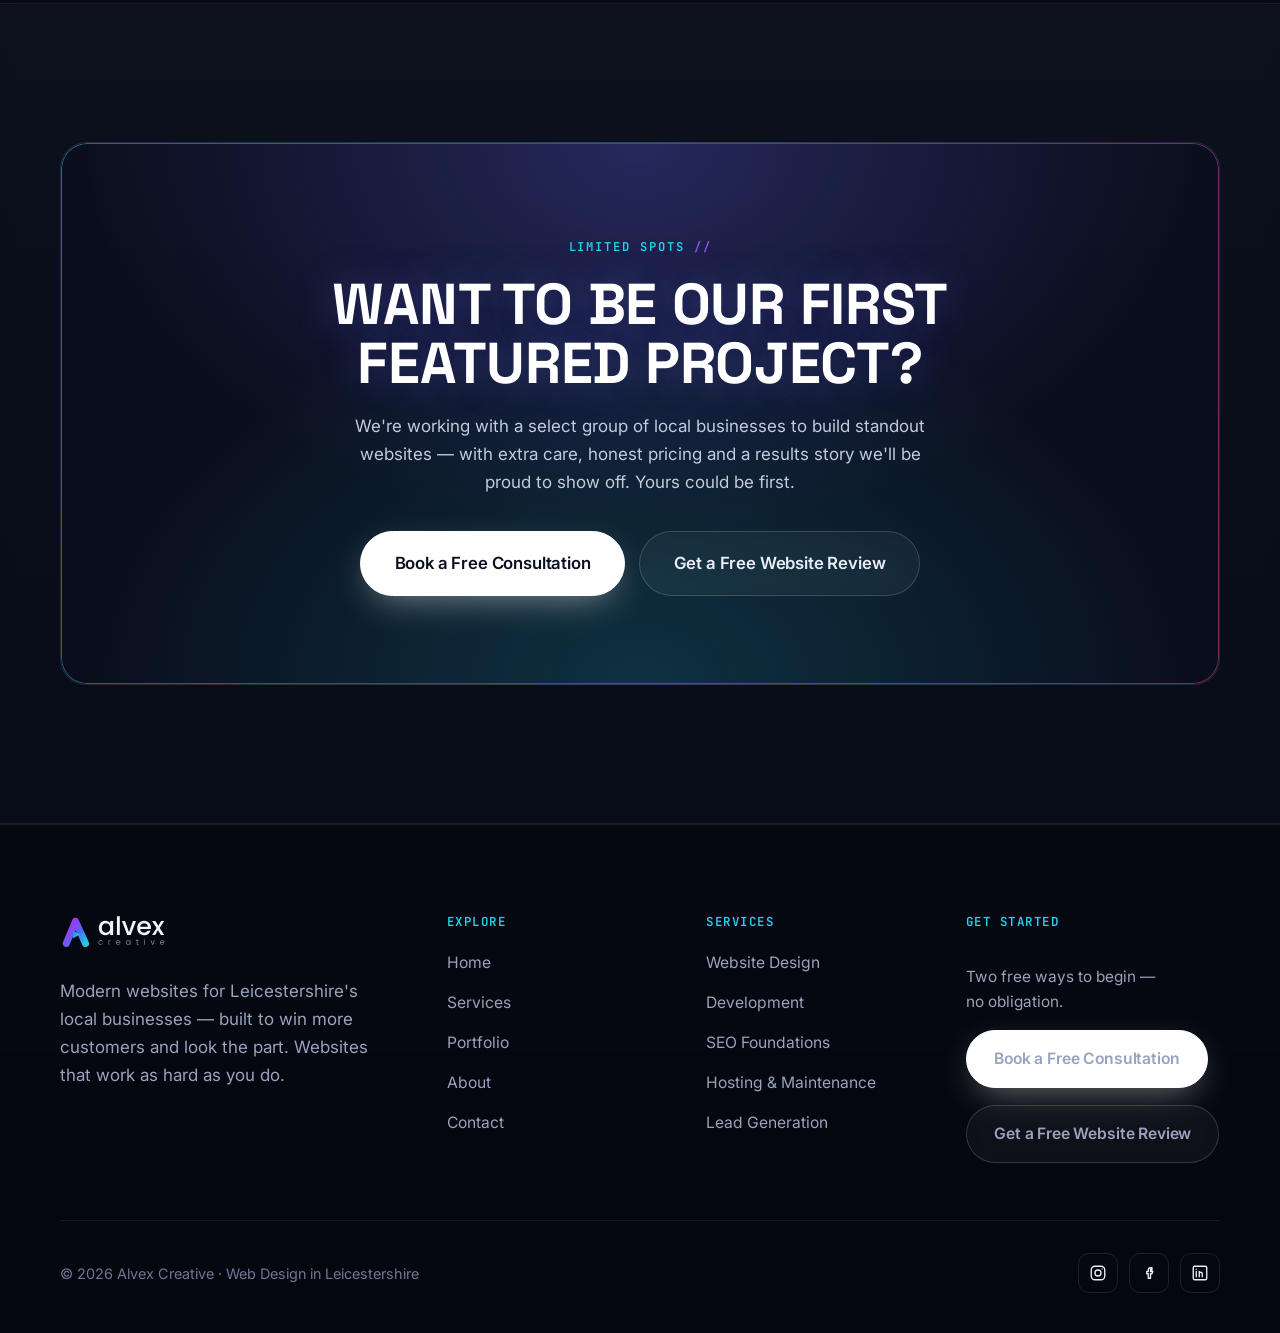
<file: portfolio.html>
<!DOCTYPE html>
<html lang="en-GB">
<head>
  <meta charset="UTF-8" />
  <meta name="viewport" content="width=device-width, initial-scale=1" />
  <meta name="robots" content="index, follow, max-image-preview:large, max-snippet:-1, max-video-preview:-1" />
  <title>Leicestershire Web Design Portfolio | Alvex Creative</title>
  <meta name="description" content="A look at the work coming out of Alvex Creative — modern websites for Leicestershire's tradespeople, salons, barbers and local shops. Client projects coming soon." />
  <meta name="keywords" content="Web Design Portfolio Leicestershire, Website Design Leicestershire, Local Business Web Design, Small Business Websites Leicestershire" />
  <link rel="canonical" href="https://www.alvexcreative.com/portfolio.html" />
  <meta name="theme-color" content="#070a14" />
  <meta property="og:type" content="website" />
  <meta property="og:image" content="https://www.alvexcreative.com/assets/og-image.jpg" />
  <meta property="og:image:width" content="1200" />
  <meta property="og:image:height" content="630" />
  <meta property="og:image:alt" content="Alvex Creative web design in Leicestershire" />
  <meta name="twitter:image:alt" content="Alvex Creative web design in Leicestershire" />
  <meta name="twitter:image" content="https://www.alvexcreative.com/assets/og-image.jpg" />
  <meta property="og:title" content="Leicestershire Web Design Portfolio — Alvex Creative" />
  <meta property="og:description" content="Modern websites for Leicestershire's local businesses. Client projects coming soon." />
  <meta property="og:url" content="https://www.alvexcreative.com/portfolio.html" />

  <link rel="preconnect" href="https://fonts.googleapis.com" />
  <link rel="preconnect" href="https://fonts.gstatic.com" crossorigin />
  <link href="https://fonts.googleapis.com/css2?family=Inter:wght@400;500;600&family=Space+Grotesk:wght@500;600;700&display=swap" rel="stylesheet" />
  <link rel="icon" type="image/svg+xml" href="assets/logo.svg" />
  <link rel="preload" as="image" href="assets/pages-bg.jpg" fetchpriority="high" />
  <link rel="stylesheet" href="css/styles.css" />
  <!-- Analytics (GA4): paste your Measurement ID over G-XXXXXXXXXX to activate. No network requests are made until it is set. -->
  <script>
    (function () {
      var GA_ID = 'G-XXXXXXXXXX';
      if (GA_ID.indexOf('XXXX') !== -1) return; // not configured yet
      var s = document.createElement('script'); s.async = true;
      s.src = 'https://www.googletagmanager.com/gtag/js?id=' + GA_ID;
      document.head.appendChild(s);
      window.dataLayer = window.dataLayer || [];
      function gtag() { dataLayer.push(arguments); }
      gtag('js', new Date());
      gtag('config', GA_ID);
    })();
  </script>
</head>
<body>
  <a class="skip-link" href="#main">Skip to content</a>

  <!-- NAV -->
  <header class="nav" id="top">
    <div class="container nav__inner">
      <a class="logo" href="index.html" aria-label="Alvex Creative home"><img class="logo__img" src="assets/logo.svg" alt="Alvex Creative" width="98" height="30" /></a>
      <nav class="nav__links" aria-label="Primary">
        <a href="index.html">Home</a>
        <a href="services.html">Services</a>
        <a href="portfolio.html" aria-current="page">Portfolio</a>
        <a href="about.html">About</a>
        <a href="contact.html">Contact</a>
      </nav>
      <a class="btn nav__cta" href="contact.html">Book a Free Consultation</a>
      <button class="nav__toggle" aria-label="Open menu" aria-expanded="false" aria-controls="mobile-menu"><span></span><span></span><span></span></button>
    </div>
  </header>
  <div class="mobile-menu" id="mobile-menu">
    <nav class="mobile-menu__links" aria-label="Mobile">
      <a href="index.html"><span>Home</span><span class="idx">01</span></a>
      <a href="services.html"><span>Services</span><span class="idx">02</span></a>
      <a href="portfolio.html"><span>Portfolio</span><span class="idx">03</span></a>
      <a href="about.html"><span>About</span><span class="idx">04</span></a>
      <a href="contact.html"><span>Contact</span><span class="idx">05</span></a>
    </nav>
    <div class="mobile-menu__foot">
      <a class="btn btn--light" href="contact.html">Book a Free Consultation</a>
      <a class="btn btn--on-dark-ghost" href="contact.html">Get a Free Website Review</a>
    </div>
  </div>

  <main id="main">
    <!-- HERO -->
    <section class="hero" style="padding-bottom:clamp(3rem,2rem+4vw,5rem);">
      <div class="hero__grid-bg" aria-hidden="true"></div>
      <div class="container hero__inner">
        <span class="eyebrow" data-reveal>Our Work</span>
        <h1 data-reveal data-reveal-delay="1" style="max-width:18ch;">Great work, on the way</h1>
        <p class="lead" data-reveal data-reveal-delay="2">Alvex Creative is a new agency, and we're being deliberate about who we work with first. This is where our client projects will live — and we're inviting a small number of local businesses to be the first featured here.</p>
        <div class="btn-row" data-reveal data-reveal-delay="3">
          <a class="btn btn--lg" href="contact.html">Become a Featured Project</a>
          <a class="btn btn--ghost btn--lg" href="contact.html">Get a Free Website Review</a>
        </div>
      </div>
    </section>

    <!-- COMING SOON GRID -->
    <section class="section section--alt">
      <div class="container">
        <div class="section-head" data-reveal>
          <span class="eyebrow">Coming soon</span>
          <h2 class="mt-sm">Client projects coming soon</h2>
          <p>Each slot below is reserved for a real local business. As projects launch, this gallery fills with live websites, the results they delivered, and the story behind each build.</p>
        </div>

        <!-- ===================================================================
             PORTFOLIO ITEM TEMPLATE — to add a real project later, replace one
             placeholder block with the structure below and drop in a screenshot:

             <a class="work-card" href="https://client-site.co.uk" target="_blank" rel="noopener"
                style="aspect-ratio:4/3;background:#fff;">
               <img src="assets/work/CLIENT.webp" alt="Homepage of CLIENT — Web Design"
                    loading="lazy" style="position:absolute;inset:0;width:100%;height:100%;object-fit:cover;">
               <div class="work-card__body">
                 <span class="work-card__tag"><span class="pulse"></span>Industry</span>
                 <h3>Client Name</h3>
                 <p>One line on the result — e.g. "3× more enquiries in the first month."</p>
               </div>
             </a>
             ==================================================================== -->

        <div class="portfolio-grid">
          <article class="work-card" data-reveal>
            <div class="work-card__placeholder" aria-hidden="true"><svg viewBox="0 0 24 24" fill="none" stroke="currentColor" stroke-width="1.4" stroke-linecap="round" stroke-linejoin="round"><rect x="3" y="4" width="18" height="14" rx="2"/><path d="M3 9h18M8 21h8"/></svg></div>
            <div class="work-card__body"><span class="work-card__tag"><span class="pulse" aria-hidden="true"></span>Tradespeople</span><h3>Project One</h3><p>Reserved — a modern site built to bring in more job enquiries.</p></div>
          </article>
          <article class="work-card" data-reveal data-reveal-delay="1">
            <div class="work-card__placeholder" aria-hidden="true"><svg viewBox="0 0 24 24" fill="none" stroke="currentColor" stroke-width="1.4" stroke-linecap="round" stroke-linejoin="round"><path d="M12 3v18M3 12h18"/><circle cx="12" cy="12" r="9"/></svg></div>
            <div class="work-card__body"><span class="work-card__tag"><span class="pulse" aria-hidden="true"></span>Hair Salon</span><h3>Project Two</h3><p>Reserved — a stylish site designed to fill the booking diary.</p></div>
          </article>
          <article class="work-card" data-reveal>
            <div class="work-card__placeholder" aria-hidden="true"><svg viewBox="0 0 24 24" fill="none" stroke="currentColor" stroke-width="1.4" stroke-linecap="round" stroke-linejoin="round"><path d="M4 7h16M4 12h16M4 17h10"/></svg></div>
            <div class="work-card__body"><span class="work-card__tag"><span class="pulse" aria-hidden="true"></span>Barber</span><h3>Project Three</h3><p>Reserved — a sharp, mobile-first site with easy click-to-call.</p></div>
          </article>
          <article class="work-card" data-reveal data-reveal-delay="1">
            <div class="work-card__placeholder" aria-hidden="true"><svg viewBox="0 0 24 24" fill="none" stroke="currentColor" stroke-width="1.4" stroke-linecap="round" stroke-linejoin="round"><path d="M5 8h14l-1 11H6zM9 8V6a3 3 0 0 1 6 0v2"/></svg></div>
            <div class="work-card__body"><span class="work-card__tag"><span class="pulse" aria-hidden="true"></span>Independent Shop</span><h3>Project Four</h3><p>Reserved — a credible storefront that competes with the big names.</p></div>
          </article>
        </div>

        <div class="center mt-lg" data-reveal>
          <span class="placeholder-note" aria-hidden="true">New projects added as they launch</span>
        </div>
      </div>
    </section>

    <!-- WHAT WE'LL SHOWCASE -->
    <section class="section">
      <div class="container">
        <div class="section-head section-head--center" data-reveal>
          <span class="eyebrow">What you'll see here</span>
          <h2 class="mt-sm">More than pretty screenshots</h2>
          <p>When our case studies go live, each one will show the thinking and the outcome — not just the design.</p>
        </div>
        <div class="card-grid card-grid--3">
          <div class="card" data-reveal>
            <div class="card__icon" aria-hidden="true"><svg viewBox="0 0 24 24" fill="none" stroke="currentColor" stroke-width="1.7" stroke-linecap="round" stroke-linejoin="round"><path d="M3 3v18h18"/><path d="m7 14 3-4 3 3 4-6"/></svg></div>
            <h3>The results</h3>
            <p>Real numbers where we have them — more enquiries, more calls, more bookings and better visibility on Google.</p>
          </div>
          <div class="card" data-reveal data-reveal-delay="1">
            <div class="card__icon" aria-hidden="true"><svg viewBox="0 0 24 24" fill="none" stroke="currentColor" stroke-width="1.7" stroke-linecap="round" stroke-linejoin="round"><path d="M12 3l2.5 5L20 9l-4 4 1 6-5-3-5 3 1-6-4-4 5.5-1z"/></svg></div>
            <h3>The challenge</h3>
            <p>What the business needed, who they serve, and the problem the old site (or no site) was causing.</p>
          </div>
          <div class="card" data-reveal data-reveal-delay="2">
            <div class="card__icon" aria-hidden="true"><svg viewBox="0 0 24 24" fill="none" stroke="currentColor" stroke-width="1.7" stroke-linecap="round" stroke-linejoin="round"><circle cx="12" cy="12" r="9"/><path d="m9 12 2 2 4-4"/></svg></div>
            <h3>The approach</h3>
            <p>How we designed, built and optimised the site to turn visitors into customers.</p>
          </div>
        </div>
      </div>
    </section>

    <!-- BE FIRST CTA -->
    <section class="section section--alt">
      <div class="container">
        <div class="cta" data-reveal>
          <div class="cta__grid-bg" aria-hidden="true"></div>
          <span class="eyebrow" style="justify-content:center;">Limited spots</span>
          <h2 class="mt-sm">Want to be our first featured project?</h2>
          <p>We're working with a select group of local businesses to build standout websites — with extra care, honest pricing and a results story we'll be proud to show off. Yours could be first.</p>
          <div class="btn-row">
            <a class="btn btn--light btn--lg" href="contact.html">Book a Free Consultation</a>
            <a class="btn btn--on-dark-ghost btn--lg" href="contact.html">Get a Free Website Review</a>
          </div>
        </div>
      </div>
    </section>
  </main>

  <!-- FOOTER -->
  <footer class="footer">
    <div class="container">
      <div class="footer__top">
        <div class="footer__brand">
          <a class="logo" href="index.html" aria-label="Alvex Creative home"><img class="logo__img" src="assets/logo.svg" alt="Alvex Creative" width="98" height="30" /></a>
          <p>Modern websites for Leicestershire's local businesses — built to win more customers and look the part. Websites that work as hard as you do.</p>
        </div>
        <div class="footer__col"><h4>Explore</h4><ul><li><a href="index.html">Home</a></li><li><a href="services.html">Services</a></li><li><a href="portfolio.html">Portfolio</a></li><li><a href="about.html">About</a></li><li><a href="contact.html">Contact</a></li></ul></div>
        <div class="footer__col"><h4>Services</h4><ul><li><a href="services.html#design">Website Design</a></li><li><a href="services.html#development">Development</a></li><li><a href="services.html#seo">SEO Foundations</a></li><li><a href="services.html#hosting">Hosting &amp; Maintenance</a></li><li><a href="services.html#leads">Lead Generation</a></li></ul></div>
        <div class="footer__col footer__cta"><h4>Get started</h4><p>Two free ways to begin — no obligation.</p><a class="btn btn--light" href="contact.html">Book a Free Consultation</a><a class="btn btn--on-dark-ghost" href="contact.html">Get a Free Website Review</a></div>
      </div>
      <div class="footer__bottom">
        <p>&copy; <span id="year">2026</span> Alvex Creative · Web Design in Leicestershire</p>
        <div class="footer__social">
          <a href="#" aria-label="Alvex Creative on Instagram"><svg viewBox="0 0 24 24" fill="none" stroke="currentColor" stroke-width="1.8" stroke-linecap="round" stroke-linejoin="round"><rect x="3" y="3" width="18" height="18" rx="5"/><circle cx="12" cy="12" r="4"/><path d="M17.5 6.5h.01"/></svg></a>
          <a href="#" aria-label="Alvex Creative on Facebook"><svg viewBox="0 0 24 24" fill="none" stroke="currentColor" stroke-width="1.8" stroke-linecap="round" stroke-linejoin="round"><path d="M14 8h2V5h-2a3 3 0 0 0-3 3v2H9v3h2v6h3v-6h2l1-3h-3V8a1 1 0 0 1 1-1z"/></svg></a>
          <a href="#" aria-label="Alvex Creative on LinkedIn"><svg viewBox="0 0 24 24" fill="none" stroke="currentColor" stroke-width="1.8" stroke-linecap="round" stroke-linejoin="round"><rect x="3" y="3" width="18" height="18" rx="2"/><path d="M7 10v7M7 7v.01M11 17v-4a2 2 0 0 1 4 0v4M11 17v-7"/></svg></a>
        </div>
      </div>
    </div>
  </footer>

  <script src="js/main.js"></script>
</body>
</html>
</file>
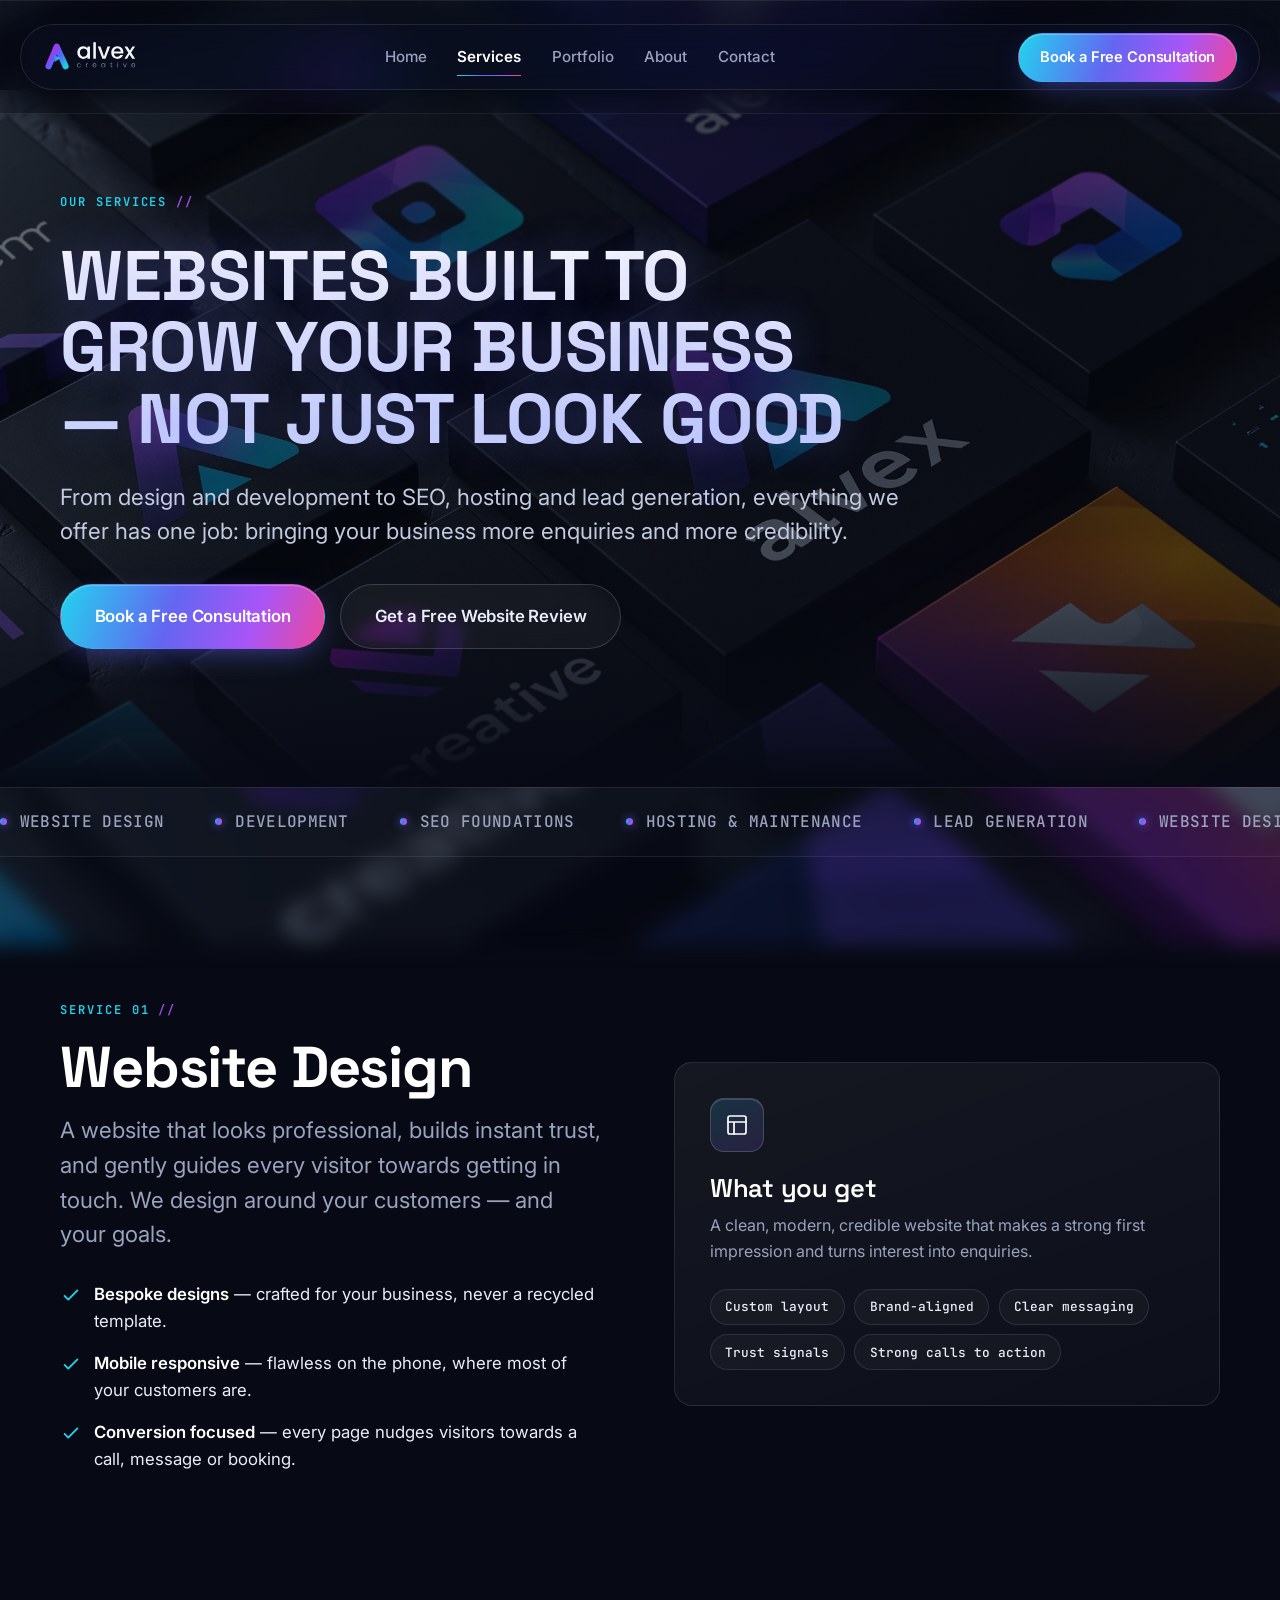
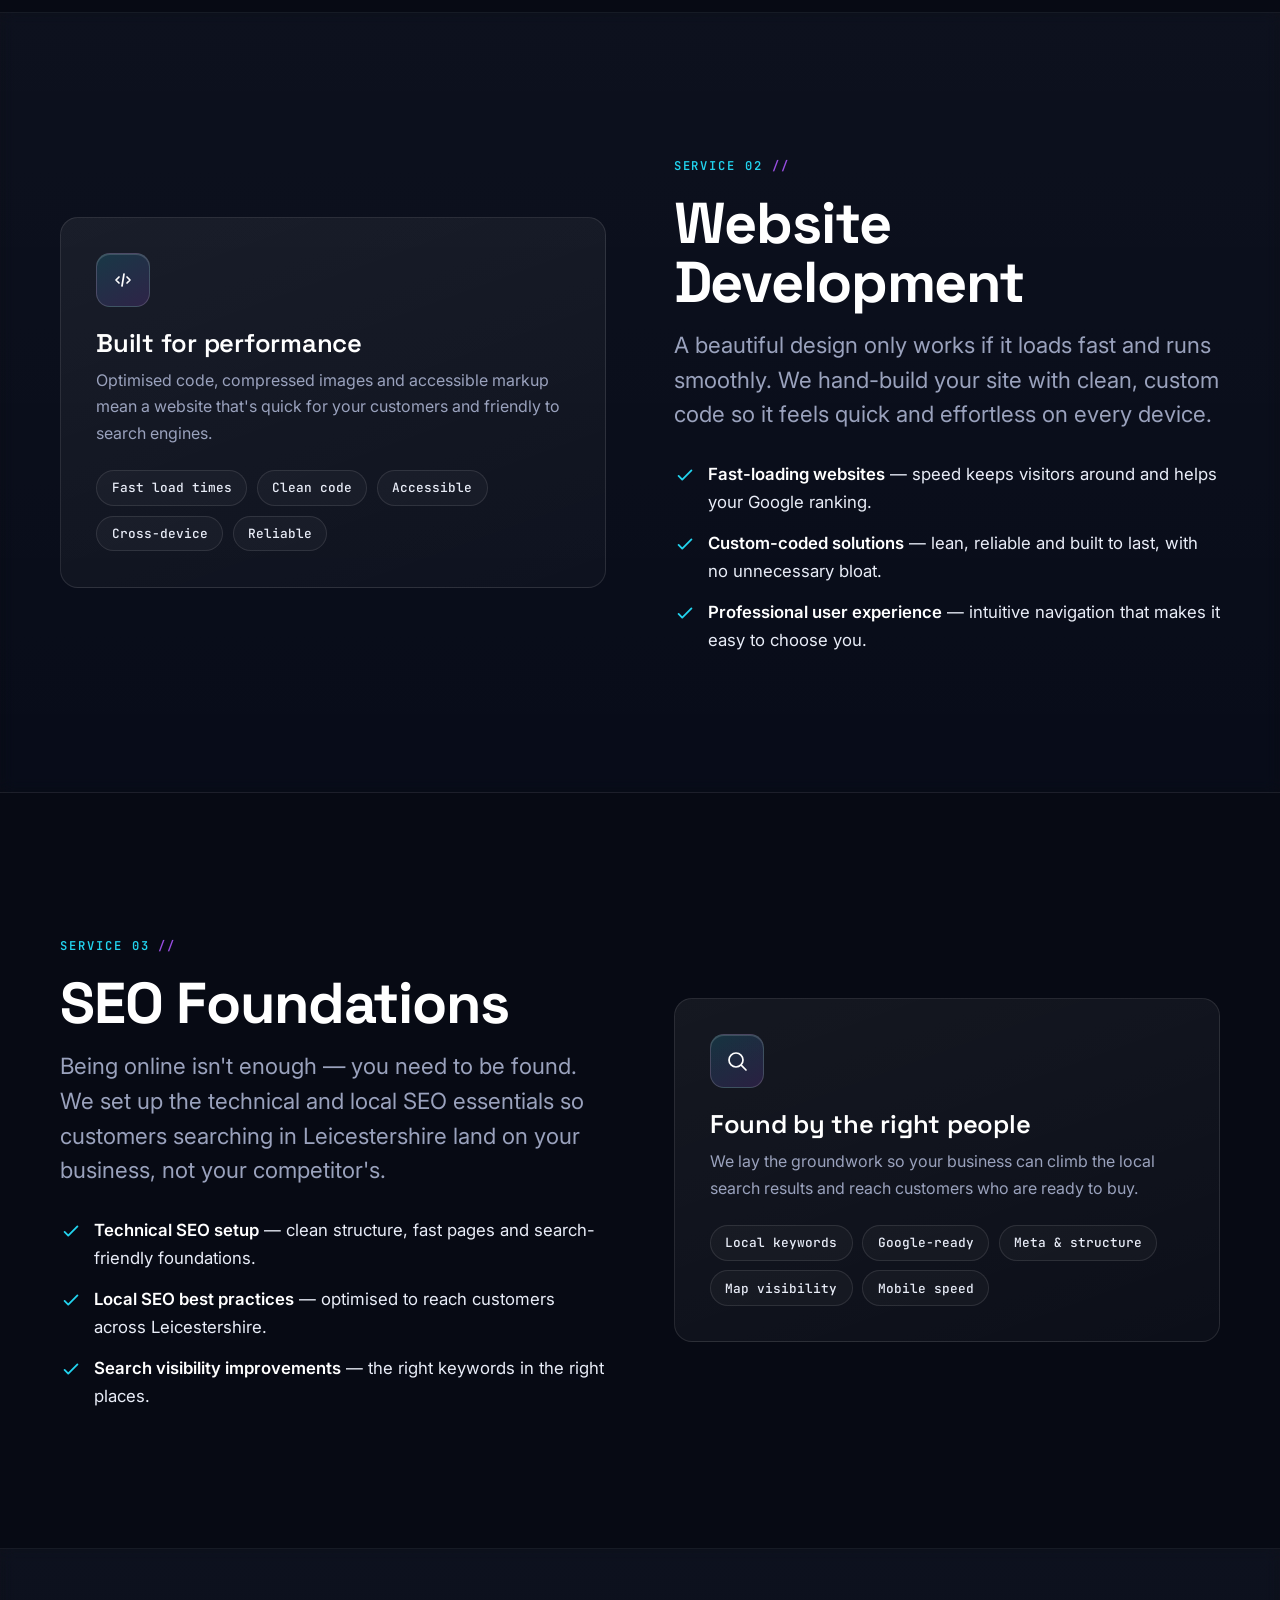
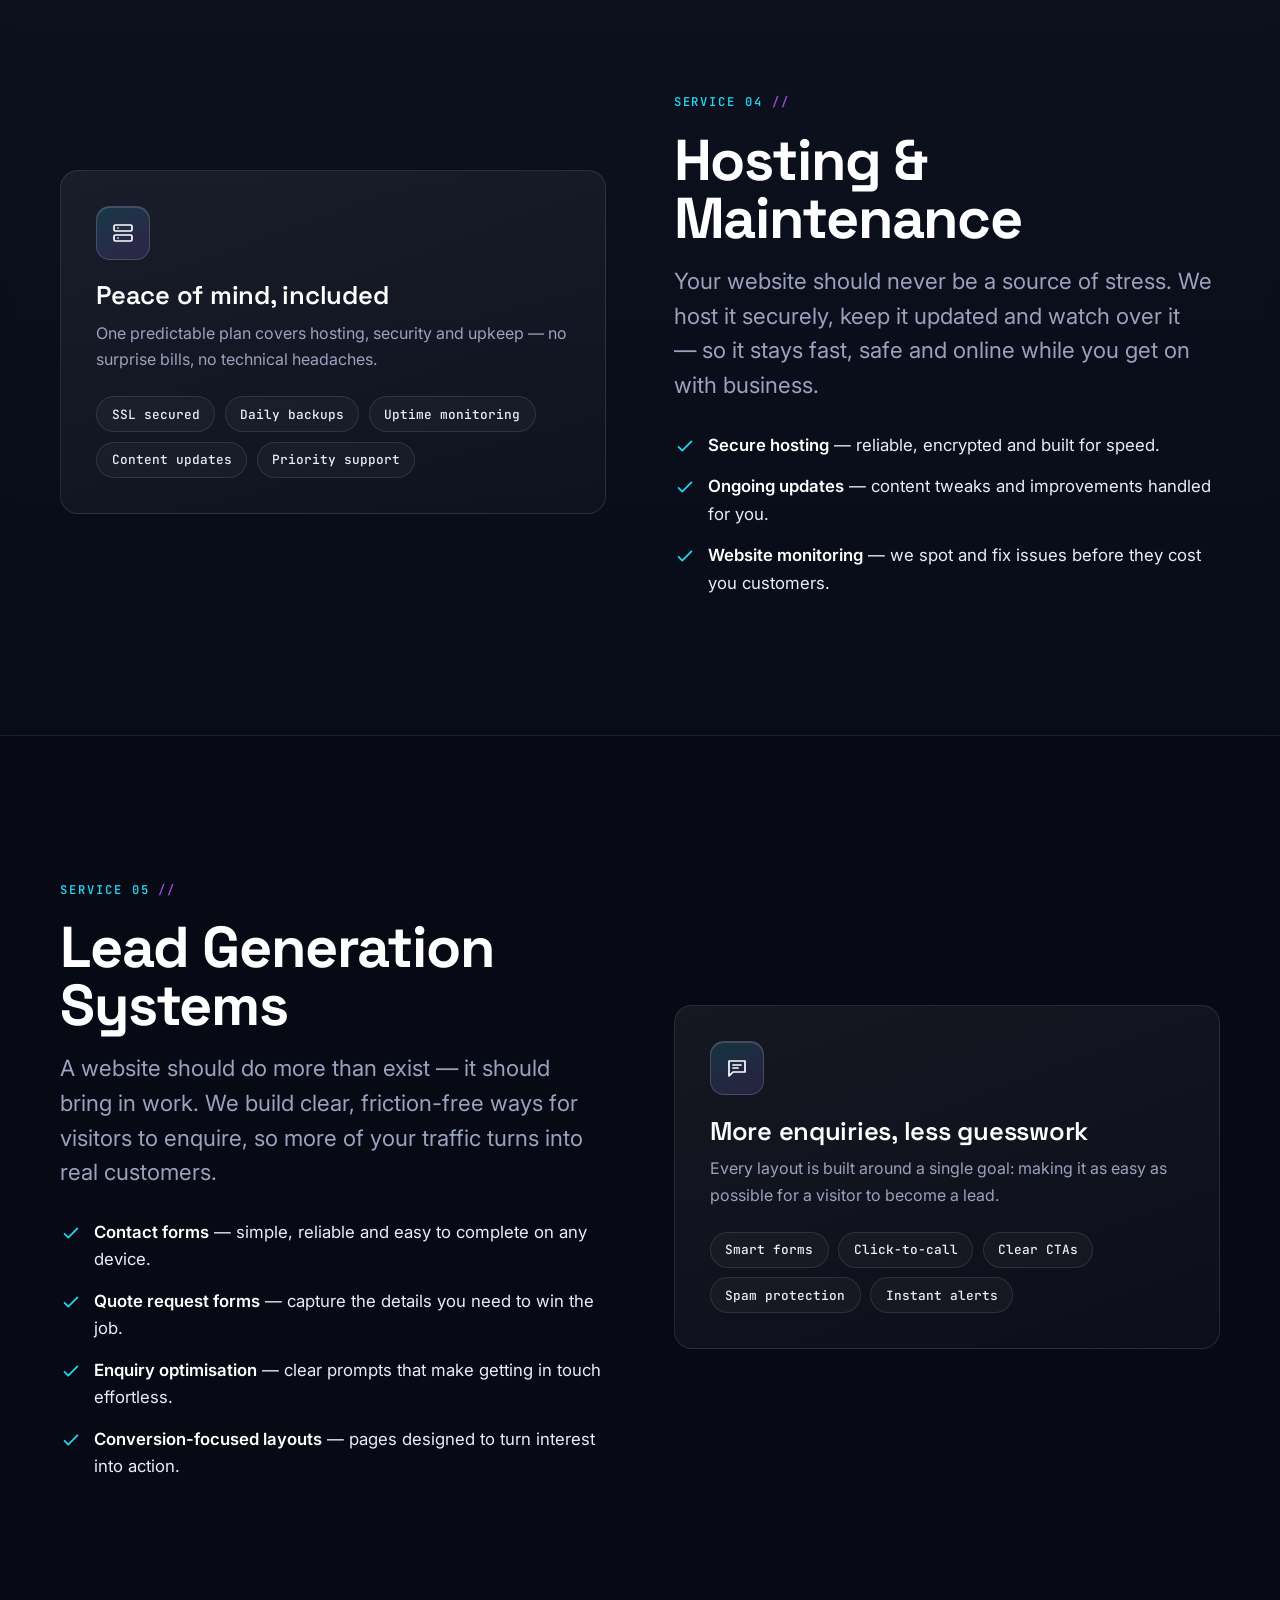
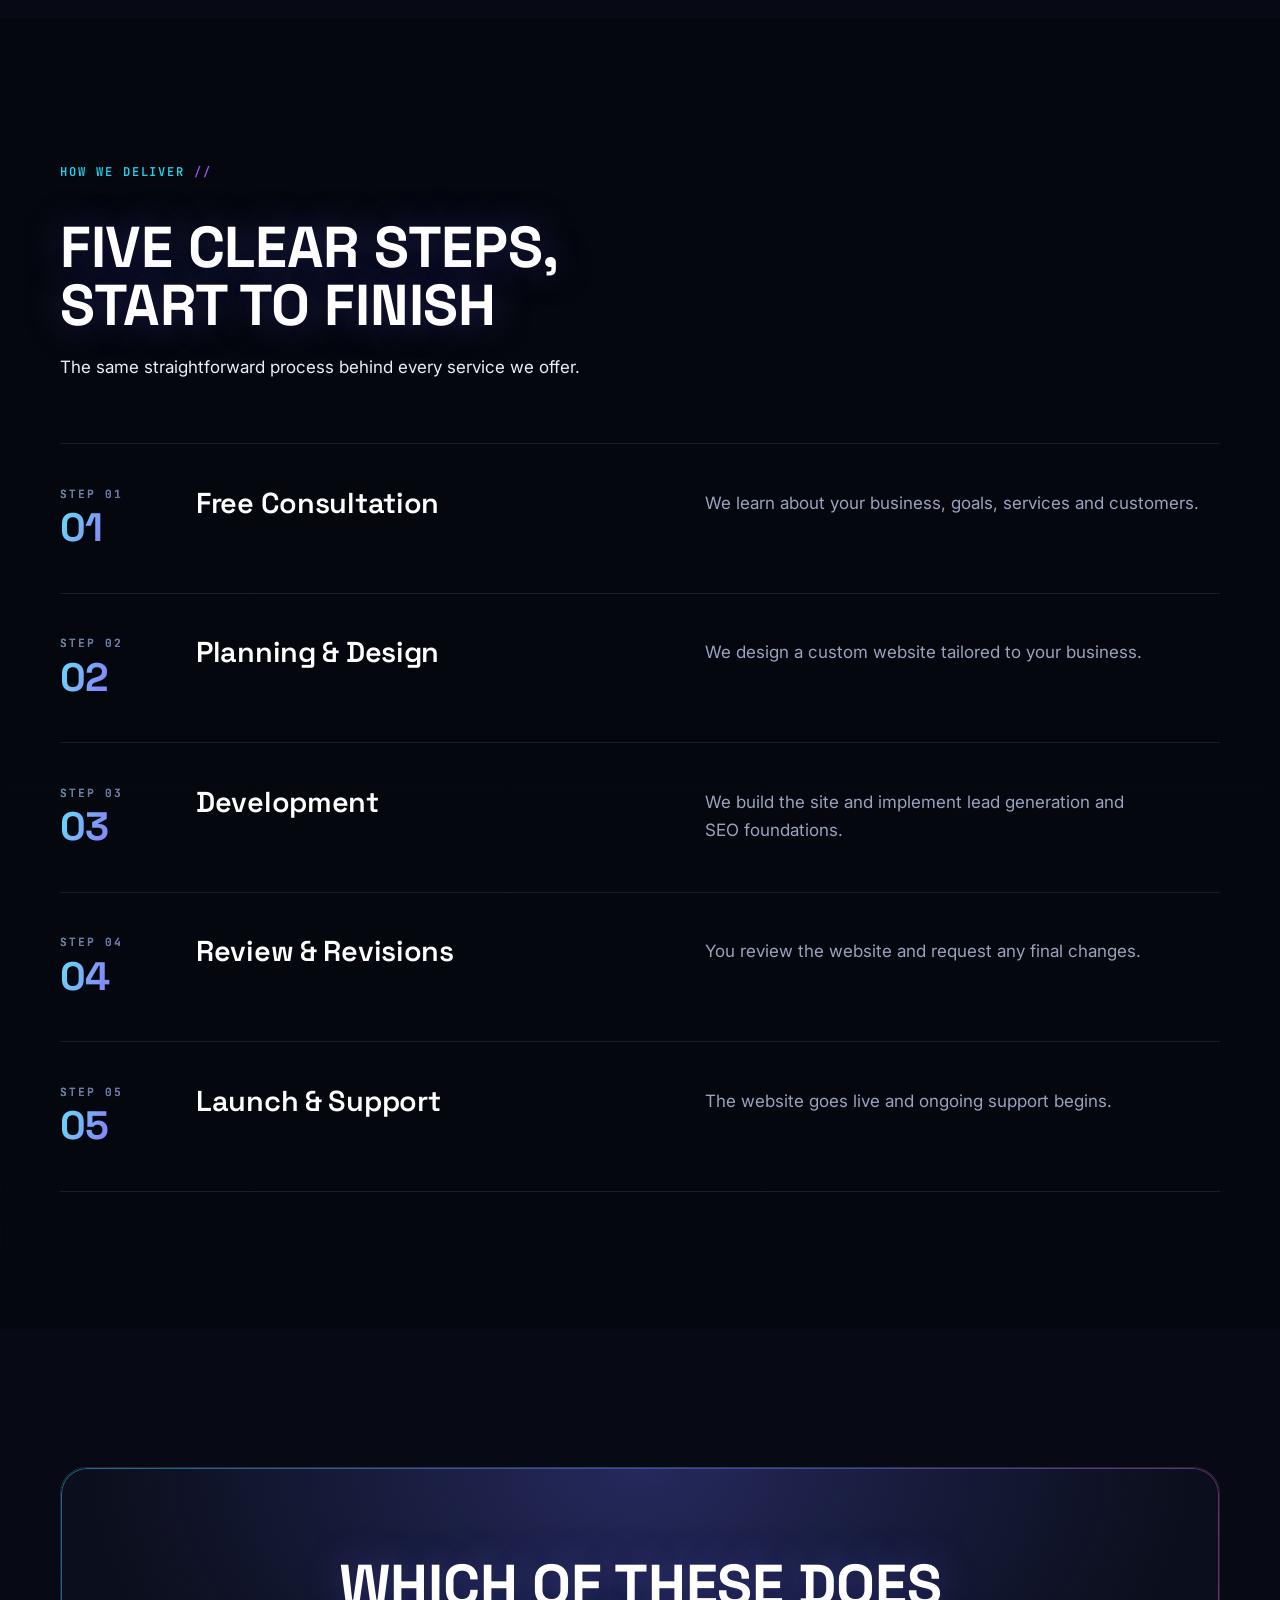
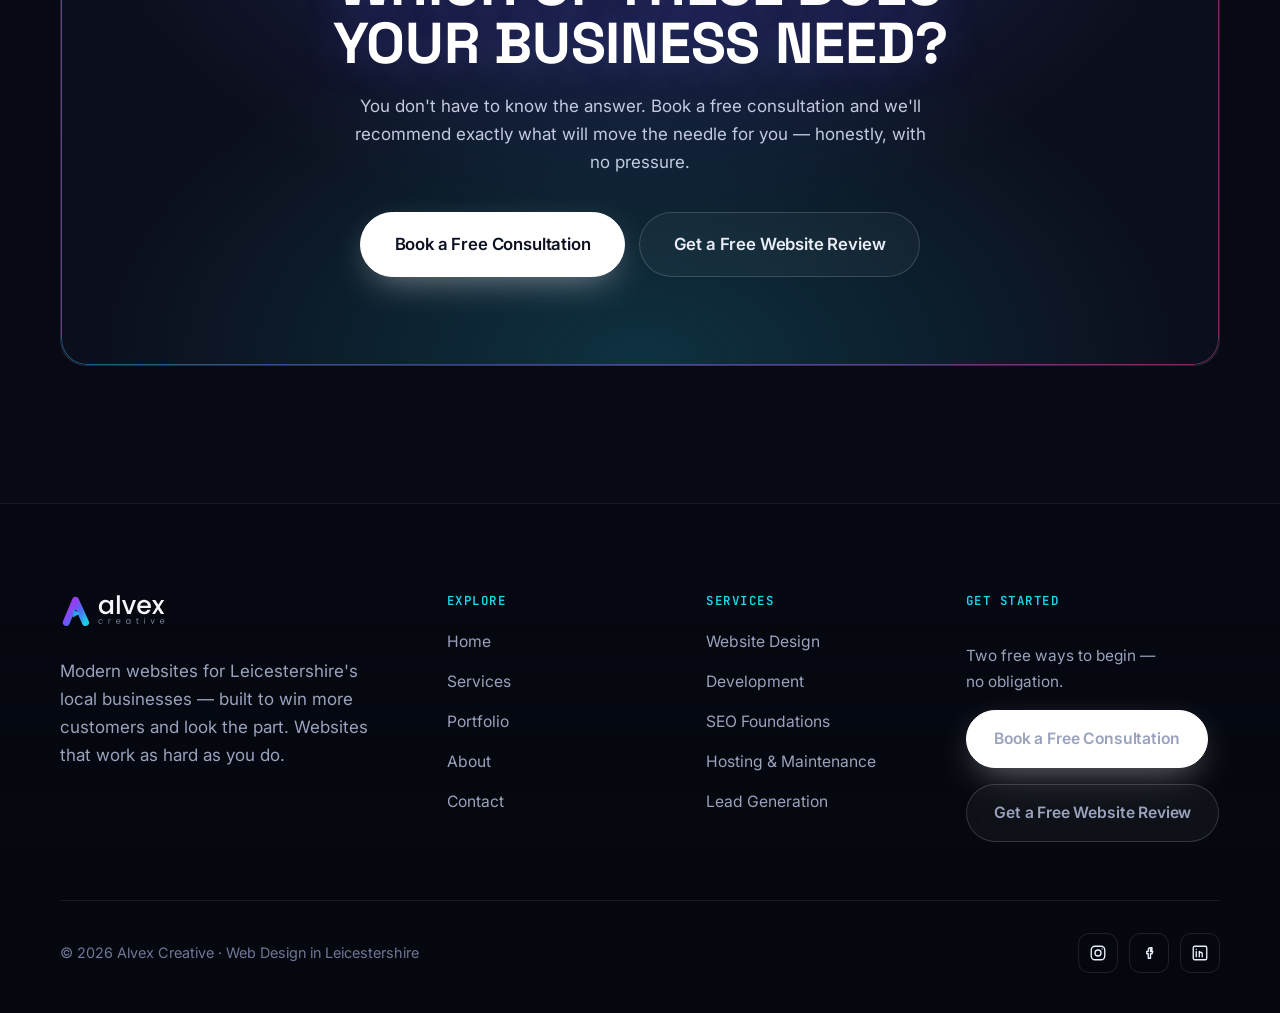
<file: services.html>
<!DOCTYPE html>
<html lang="en-GB">
<head>
  <meta charset="UTF-8" />
  <meta name="viewport" content="width=device-width, initial-scale=1" />
  <meta name="robots" content="index, follow, max-image-preview:large, max-snippet:-1, max-video-preview:-1" />
  <title>Web Design &amp; SEO in Leicestershire | Alvex Creative</title>
  <meta name="description" content="Website design, development, SEO foundations, hosting, maintenance and lead-generation systems for local businesses across Leicestershire. Built to bring in more enquiries. Book a free consultation." />
  <meta name="keywords" content="Web Design Leicestershire, Web Development Leicestershire, SEO Services Leicestershire, Small Business Websites Leicestershire, Local Business Web Design" />
  <link rel="canonical" href="https://www.alvexcreative.com/services.html" />
  <meta name="theme-color" content="#070a14" />
  <meta property="og:type" content="website" />
  <meta property="og:image" content="https://www.alvexcreative.com/assets/og-image.jpg" />
  <meta property="og:image:width" content="1200" />
  <meta property="og:image:height" content="630" />
  <meta property="og:image:alt" content="Alvex Creative web design in Leicestershire" />
  <meta name="twitter:image:alt" content="Alvex Creative web design in Leicestershire" />
  <meta name="twitter:image" content="https://www.alvexcreative.com/assets/og-image.jpg" />
  <meta property="og:title" content="Web Design & SEO in Leicestershire — Alvex Creative" />
  <meta property="og:description" content="Everything a local business needs to win online, under one roof." />
  <meta property="og:url" content="https://www.alvexcreative.com/services.html" />

  <link rel="preconnect" href="https://fonts.googleapis.com" />
  <link rel="preconnect" href="https://fonts.gstatic.com" crossorigin />
  <link href="https://fonts.googleapis.com/css2?family=Inter:wght@400;500;600&family=Space+Grotesk:wght@500;600;700&display=swap" rel="stylesheet" />
  <link rel="icon" type="image/svg+xml" href="assets/logo.svg" />
  <link rel="preload" as="image" href="assets/pages-bg.jpg" fetchpriority="high" />
  <link rel="stylesheet" href="css/styles.css" />
  <!-- Analytics (GA4): paste your Measurement ID over G-XXXXXXXXXX to activate. No network requests are made until it is set. -->
  <script>
    (function () {
      var GA_ID = 'G-XXXXXXXXXX';
      if (GA_ID.indexOf('XXXX') !== -1) return; // not configured yet
      var s = document.createElement('script'); s.async = true;
      s.src = 'https://www.googletagmanager.com/gtag/js?id=' + GA_ID;
      document.head.appendChild(s);
      window.dataLayer = window.dataLayer || [];
      function gtag() { dataLayer.push(arguments); }
      gtag('js', new Date());
      gtag('config', GA_ID);
    })();
  </script>
</head>
<body>
  <a class="skip-link" href="#main">Skip to content</a>

  <!-- NAV -->
  <header class="nav" id="top">
    <div class="container nav__inner">
      <a class="logo" href="index.html" aria-label="Alvex Creative home">
        <img class="logo__img" src="assets/logo.svg" alt="Alvex Creative" width="98" height="30" />
      </a>
      <nav class="nav__links" aria-label="Primary">
        <a href="index.html">Home</a>
        <a href="services.html" aria-current="page">Services</a>
        <a href="portfolio.html">Portfolio</a>
        <a href="about.html">About</a>
        <a href="contact.html">Contact</a>
      </nav>
      <a class="btn nav__cta" href="contact.html">Book a Free Consultation</a>
      <button class="nav__toggle" aria-label="Open menu" aria-expanded="false" aria-controls="mobile-menu"><span></span><span></span><span></span></button>
    </div>
  </header>
  <div class="mobile-menu" id="mobile-menu">
    <nav class="mobile-menu__links" aria-label="Mobile">
      <a href="index.html"><span>Home</span><span class="idx">01</span></a>
      <a href="services.html"><span>Services</span><span class="idx">02</span></a>
      <a href="portfolio.html"><span>Portfolio</span><span class="idx">03</span></a>
      <a href="about.html"><span>About</span><span class="idx">04</span></a>
      <a href="contact.html"><span>Contact</span><span class="idx">05</span></a>
    </nav>
    <div class="mobile-menu__foot">
      <a class="btn btn--light" href="contact.html">Book a Free Consultation</a>
      <a class="btn btn--on-dark-ghost" href="contact.html">Get a Free Website Review</a>
    </div>
  </div>

  <main id="main">
    <!-- PAGE HERO -->
    <section class="hero" style="padding-bottom:clamp(3rem,2rem+4vw,5rem);">
      <div class="hero__grid-bg" aria-hidden="true"></div>
      <div class="container hero__inner">
        <span class="eyebrow" data-reveal>Our Services</span>
        <h1 data-reveal data-reveal-delay="1" style="max-width:20ch;">Websites built to grow your business — not just look good</h1>
        <p class="lead" data-reveal data-reveal-delay="2">From design and development to SEO, hosting and lead generation, everything we offer has one job: bringing your business more enquiries and more credibility.</p>
        <div class="btn-row" data-reveal data-reveal-delay="3">
          <a class="btn btn--lg" href="contact.html">Book a Free Consultation</a>
          <a class="btn btn--ghost btn--lg" href="contact.html">Get a Free Website Review</a>
        </div>
      </div>
    </section>

    <!-- QUICK NAV -->
    <div class="marquee" aria-hidden="true">
      <div class="marquee__track">
        <span class="marquee__item">Website Design</span>
        <span class="marquee__item">Development</span>
        <span class="marquee__item">SEO Foundations</span>
        <span class="marquee__item">Hosting &amp; Maintenance</span>
        <span class="marquee__item">Lead Generation</span>
        <span class="marquee__item">Website Design</span>
        <span class="marquee__item">Development</span>
        <span class="marquee__item">SEO Foundations</span>
        <span class="marquee__item">Hosting &amp; Maintenance</span>
        <span class="marquee__item">Lead Generation</span>
      </div>
    </div>

    <!-- 1. WEBSITE DESIGN -->
    <section class="section" id="design">
      <div class="container split">
        <div data-reveal>
          <span class="eyebrow">Service 01</span>
          <h2 class="mt-sm">Website Design</h2>
          <p class="lead mt-sm">A website that looks professional, builds instant trust, and gently guides every visitor towards getting in touch. We design around your customers — and your goals.</p>
          <ul class="list-check">
            <li><svg viewBox="0 0 24 24" fill="none" stroke="currentColor" stroke-width="2" stroke-linecap="round" stroke-linejoin="round"><path d="m5 13 4 4L19 7"/></svg><span><strong>Bespoke designs</strong> — crafted for your business, never a recycled template.</span></li>
            <li><svg viewBox="0 0 24 24" fill="none" stroke="currentColor" stroke-width="2" stroke-linecap="round" stroke-linejoin="round"><path d="m5 13 4 4L19 7"/></svg><span><strong>Mobile responsive</strong> — flawless on the phone, where most of your customers are.</span></li>
            <li><svg viewBox="0 0 24 24" fill="none" stroke="currentColor" stroke-width="2" stroke-linecap="round" stroke-linejoin="round"><path d="m5 13 4 4L19 7"/></svg><span><strong>Conversion focused</strong> — every page nudges visitors towards a call, message or booking.</span></li>
          </ul>
        </div>
        <div data-reveal data-reveal-delay="1">
          <div class="card">
            <div class="card__icon" aria-hidden="true"><svg viewBox="0 0 24 24" fill="none" stroke="currentColor" stroke-width="1.7" stroke-linecap="round" stroke-linejoin="round"><rect x="3" y="3" width="18" height="18" rx="2"/><path d="M3 9h18M9 21V9"/></svg></div>
            <h3>What you get</h3>
            <p>A clean, modern, credible website that makes a strong first impression and turns interest into enquiries.</p>
            <div class="tag-list">
              <span class="tag">Custom layout</span><span class="tag">Brand-aligned</span><span class="tag">Clear messaging</span><span class="tag">Trust signals</span><span class="tag">Strong calls to action</span>
            </div>
          </div>
        </div>
      </div>
    </section>

    <!-- 2. DEVELOPMENT -->
    <section class="section section--alt" id="development">
      <div class="container split split--reverse">
        <div data-reveal>
          <span class="eyebrow">Service 02</span>
          <h2 class="mt-sm">Website Development</h2>
          <p class="lead mt-sm">A beautiful design only works if it loads fast and runs smoothly. We hand-build your site with clean, custom code so it feels quick and effortless on every device.</p>
          <ul class="list-check">
            <li><svg viewBox="0 0 24 24" fill="none" stroke="currentColor" stroke-width="2" stroke-linecap="round" stroke-linejoin="round"><path d="m5 13 4 4L19 7"/></svg><span><strong>Fast-loading websites</strong> — speed keeps visitors around and helps your Google ranking.</span></li>
            <li><svg viewBox="0 0 24 24" fill="none" stroke="currentColor" stroke-width="2" stroke-linecap="round" stroke-linejoin="round"><path d="m5 13 4 4L19 7"/></svg><span><strong>Custom-coded solutions</strong> — lean, reliable and built to last, with no unnecessary bloat.</span></li>
            <li><svg viewBox="0 0 24 24" fill="none" stroke="currentColor" stroke-width="2" stroke-linecap="round" stroke-linejoin="round"><path d="m5 13 4 4L19 7"/></svg><span><strong>Professional user experience</strong> — intuitive navigation that makes it easy to choose you.</span></li>
          </ul>
        </div>
        <div data-reveal data-reveal-delay="1">
          <div class="card">
            <div class="card__icon" aria-hidden="true"><svg viewBox="0 0 24 24" fill="none" stroke="currentColor" stroke-width="1.7" stroke-linecap="round" stroke-linejoin="round"><path d="M8 9l-3 3 3 3M16 9l3 3-3 3M13 6l-2 12"/></svg></div>
            <h3>Built for performance</h3>
            <p>Optimised code, compressed images and accessible markup mean a website that's quick for your customers and friendly to search engines.</p>
            <div class="tag-list">
              <span class="tag">Fast load times</span><span class="tag">Clean code</span><span class="tag">Accessible</span><span class="tag">Cross-device</span><span class="tag">Reliable</span>
            </div>
          </div>
        </div>
      </div>
    </section>

    <!-- 3. SEO -->
    <section class="section" id="seo">
      <div class="container split">
        <div data-reveal>
          <span class="eyebrow">Service 03</span>
          <h2 class="mt-sm">SEO Foundations</h2>
          <p class="lead mt-sm">Being online isn't enough — you need to be found. We set up the technical and local SEO essentials so customers searching in Leicestershire land on your business, not your competitor's.</p>
          <ul class="list-check">
            <li><svg viewBox="0 0 24 24" fill="none" stroke="currentColor" stroke-width="2" stroke-linecap="round" stroke-linejoin="round"><path d="m5 13 4 4L19 7"/></svg><span><strong>Technical SEO setup</strong> — clean structure, fast pages and search-friendly foundations.</span></li>
            <li><svg viewBox="0 0 24 24" fill="none" stroke="currentColor" stroke-width="2" stroke-linecap="round" stroke-linejoin="round"><path d="m5 13 4 4L19 7"/></svg><span><strong>Local SEO best practices</strong> — optimised to reach customers across Leicestershire.</span></li>
            <li><svg viewBox="0 0 24 24" fill="none" stroke="currentColor" stroke-width="2" stroke-linecap="round" stroke-linejoin="round"><path d="m5 13 4 4L19 7"/></svg><span><strong>Search visibility improvements</strong> — the right keywords in the right places.</span></li>
          </ul>
        </div>
        <div data-reveal data-reveal-delay="1">
          <div class="card">
            <div class="card__icon" aria-hidden="true"><svg viewBox="0 0 24 24" fill="none" stroke="currentColor" stroke-width="1.7" stroke-linecap="round" stroke-linejoin="round"><circle cx="11" cy="11" r="7"/><path d="m21 21-4.3-4.3"/></svg></div>
            <h3>Found by the right people</h3>
            <p>We lay the groundwork so your business can climb the local search results and reach customers who are ready to buy.</p>
            <div class="tag-list">
              <span class="tag">Local keywords</span><span class="tag">Google-ready</span><span class="tag">Meta &amp; structure</span><span class="tag">Map visibility</span><span class="tag">Mobile speed</span>
            </div>
          </div>
        </div>
      </div>
    </section>

    <!-- 4. HOSTING & MAINTENANCE -->
    <section class="section section--alt" id="hosting">
      <div class="container split split--reverse">
        <div data-reveal>
          <span class="eyebrow">Service 04</span>
          <h2 class="mt-sm">Hosting &amp; Maintenance</h2>
          <p class="lead mt-sm">Your website should never be a source of stress. We host it securely, keep it updated and watch over it — so it stays fast, safe and online while you get on with business.</p>
          <ul class="list-check">
            <li><svg viewBox="0 0 24 24" fill="none" stroke="currentColor" stroke-width="2" stroke-linecap="round" stroke-linejoin="round"><path d="m5 13 4 4L19 7"/></svg><span><strong>Secure hosting</strong> — reliable, encrypted and built for speed.</span></li>
            <li><svg viewBox="0 0 24 24" fill="none" stroke="currentColor" stroke-width="2" stroke-linecap="round" stroke-linejoin="round"><path d="m5 13 4 4L19 7"/></svg><span><strong>Ongoing updates</strong> — content tweaks and improvements handled for you.</span></li>
            <li><svg viewBox="0 0 24 24" fill="none" stroke="currentColor" stroke-width="2" stroke-linecap="round" stroke-linejoin="round"><path d="m5 13 4 4L19 7"/></svg><span><strong>Website monitoring</strong> — we spot and fix issues before they cost you customers.</span></li>
          </ul>
        </div>
        <div data-reveal data-reveal-delay="1">
          <div class="card">
            <div class="card__icon" aria-hidden="true"><svg viewBox="0 0 24 24" fill="none" stroke="currentColor" stroke-width="1.7" stroke-linecap="round" stroke-linejoin="round"><rect x="3" y="4" width="18" height="6" rx="1.5"/><rect x="3" y="14" width="18" height="6" rx="1.5"/><path d="M7 7h.01M7 17h.01"/></svg></div>
            <h3>Peace of mind, included</h3>
            <p>One predictable plan covers hosting, security and upkeep — no surprise bills, no technical headaches.</p>
            <div class="tag-list">
              <span class="tag">SSL secured</span><span class="tag">Daily backups</span><span class="tag">Uptime monitoring</span><span class="tag">Content updates</span><span class="tag">Priority support</span>
            </div>
          </div>
        </div>
      </div>
    </section>

    <!-- 5. LEAD GENERATION -->
    <section class="section" id="leads">
      <div class="container split">
        <div data-reveal>
          <span class="eyebrow">Service 05</span>
          <h2 class="mt-sm">Lead Generation Systems</h2>
          <p class="lead mt-sm">A website should do more than exist — it should bring in work. We build clear, friction-free ways for visitors to enquire, so more of your traffic turns into real customers.</p>
          <ul class="list-check">
            <li><svg viewBox="0 0 24 24" fill="none" stroke="currentColor" stroke-width="2" stroke-linecap="round" stroke-linejoin="round"><path d="m5 13 4 4L19 7"/></svg><span><strong>Contact forms</strong> — simple, reliable and easy to complete on any device.</span></li>
            <li><svg viewBox="0 0 24 24" fill="none" stroke="currentColor" stroke-width="2" stroke-linecap="round" stroke-linejoin="round"><path d="m5 13 4 4L19 7"/></svg><span><strong>Quote request forms</strong> — capture the details you need to win the job.</span></li>
            <li><svg viewBox="0 0 24 24" fill="none" stroke="currentColor" stroke-width="2" stroke-linecap="round" stroke-linejoin="round"><path d="m5 13 4 4L19 7"/></svg><span><strong>Enquiry optimisation</strong> — clear prompts that make getting in touch effortless.</span></li>
            <li><svg viewBox="0 0 24 24" fill="none" stroke="currentColor" stroke-width="2" stroke-linecap="round" stroke-linejoin="round"><path d="m5 13 4 4L19 7"/></svg><span><strong>Conversion-focused layouts</strong> — pages designed to turn interest into action.</span></li>
          </ul>
        </div>
        <div data-reveal data-reveal-delay="1">
          <div class="card">
            <div class="card__icon" aria-hidden="true"><svg viewBox="0 0 24 24" fill="none" stroke="currentColor" stroke-width="1.7" stroke-linecap="round" stroke-linejoin="round"><path d="M4 5h16v11H8l-4 4z"/><path d="M8 9h8M8 12h5"/></svg></div>
            <h3>More enquiries, less guesswork</h3>
            <p>Every layout is built around a single goal: making it as easy as possible for a visitor to become a lead.</p>
            <div class="tag-list">
              <span class="tag">Smart forms</span><span class="tag">Click-to-call</span><span class="tag">Clear CTAs</span><span class="tag">Spam protection</span><span class="tag">Instant alerts</span>
            </div>
          </div>
        </div>
      </div>
    </section>

    <!-- PROCESS RECAP -->
    <section class="section section--dark">
      <div class="container">
        <div class="section-head" data-reveal>
          <span class="eyebrow">How we deliver</span>
          <h2 class="mt-sm">Five clear steps, start to finish</h2>
          <p>The same straightforward process behind every service we offer.</p>
        </div>
        <div class="process">
          <div class="process__step" data-reveal><div class="process__num"><small>Step 01</small>01</div><h3>Free Consultation</h3><p>We learn about your business, goals, services and customers.</p></div>
          <div class="process__step" data-reveal><div class="process__num"><small>Step 02</small>02</div><h3>Planning &amp; Design</h3><p>We design a custom website tailored to your business.</p></div>
          <div class="process__step" data-reveal><div class="process__num"><small>Step 03</small>03</div><h3>Development</h3><p>We build the site and implement lead generation and SEO foundations.</p></div>
          <div class="process__step" data-reveal><div class="process__num"><small>Step 04</small>04</div><h3>Review &amp; Revisions</h3><p>You review the website and request any final changes.</p></div>
          <div class="process__step" data-reveal><div class="process__num"><small>Step 05</small>05</div><h3>Launch &amp; Support</h3><p>The website goes live and ongoing support begins.</p></div>
        </div>
      </div>
    </section>

    <!-- CTA -->
    <section class="section">
      <div class="container">
        <div class="cta" data-reveal>
          <div class="cta__grid-bg" aria-hidden="true"></div>
          <h2>Which of these does your business need?</h2>
          <p>You don't have to know the answer. Book a free consultation and we'll recommend exactly what will move the needle for you — honestly, with no pressure.</p>
          <div class="btn-row">
            <a class="btn btn--light btn--lg" href="contact.html">Book a Free Consultation</a>
            <a class="btn btn--on-dark-ghost btn--lg" href="contact.html">Get a Free Website Review</a>
          </div>
        </div>
      </div>
    </section>
  </main>

  <!-- FOOTER -->
  <footer class="footer">
    <div class="container">
      <div class="footer__top">
        <div class="footer__brand">
          <a class="logo" href="index.html" aria-label="Alvex Creative home"><img class="logo__img" src="assets/logo.svg" alt="Alvex Creative" width="98" height="30" /></a>
          <p>Modern websites for Leicestershire's local businesses — built to win more customers and look the part. Websites that work as hard as you do.</p>
        </div>
        <div class="footer__col"><h4>Explore</h4><ul><li><a href="index.html">Home</a></li><li><a href="services.html">Services</a></li><li><a href="portfolio.html">Portfolio</a></li><li><a href="about.html">About</a></li><li><a href="contact.html">Contact</a></li></ul></div>
        <div class="footer__col"><h4>Services</h4><ul><li><a href="services.html#design">Website Design</a></li><li><a href="services.html#development">Development</a></li><li><a href="services.html#seo">SEO Foundations</a></li><li><a href="services.html#hosting">Hosting &amp; Maintenance</a></li><li><a href="services.html#leads">Lead Generation</a></li></ul></div>
        <div class="footer__col footer__cta"><h4>Get started</h4><p>Two free ways to begin — no obligation.</p><a class="btn btn--light" href="contact.html">Book a Free Consultation</a><a class="btn btn--on-dark-ghost" href="contact.html">Get a Free Website Review</a></div>
      </div>
      <div class="footer__bottom">
        <p>&copy; <span id="year">2026</span> Alvex Creative · Web Design in Leicestershire</p>
        <div class="footer__social">
          <a href="#" aria-label="Alvex Creative on Instagram"><svg viewBox="0 0 24 24" fill="none" stroke="currentColor" stroke-width="1.8" stroke-linecap="round" stroke-linejoin="round"><rect x="3" y="3" width="18" height="18" rx="5"/><circle cx="12" cy="12" r="4"/><path d="M17.5 6.5h.01"/></svg></a>
          <a href="#" aria-label="Alvex Creative on Facebook"><svg viewBox="0 0 24 24" fill="none" stroke="currentColor" stroke-width="1.8" stroke-linecap="round" stroke-linejoin="round"><path d="M14 8h2V5h-2a3 3 0 0 0-3 3v2H9v3h2v6h3v-6h2l1-3h-3V8a1 1 0 0 1 1-1z"/></svg></a>
          <a href="#" aria-label="Alvex Creative on LinkedIn"><svg viewBox="0 0 24 24" fill="none" stroke="currentColor" stroke-width="1.8" stroke-linecap="round" stroke-linejoin="round"><rect x="3" y="3" width="18" height="18" rx="2"/><path d="M7 10v7M7 7v.01M11 17v-4a2 2 0 0 1 4 0v4M11 17v-7"/></svg></a>
        </div>
      </div>
    </div>
  </footer>

  <script src="js/main.js"></script>
</body>
</html>
</file>
<file: css/styles.css>
/* =====================================================================
   ALVEX CREATIVE — Core Stylesheet  (v2 · Dark Holographic Glass)
   Aurora background · glassmorphism · neon gradient accents.
   Mobile-first. Single sheet shared by all pages.
   ===================================================================== */
@import url('https://fonts.googleapis.com/css2?family=JetBrains+Mono:wght@400;500;600&display=swap');

/* ----------------------------- Tokens ----------------------------- */
:root {
  /* Base / surfaces */
  --bg:           #070a14;
  --bg-2:         #090d1a;
  --panel:        rgba(255,255,255,0.038);
  --panel-2:      rgba(255,255,255,0.06);
  --glass-brd:    rgba(255,255,255,0.10);
  --glass-brd-2:  rgba(255,255,255,0.16);

  /* Text */
  --text:         #e9edf8;
  --heading:      #ffffff;
  --muted:        #9aa2bd;
  --muted-2:      #6f7798;

  /* Neon */
  --cyan:    #22d3ee;
  --indigo:  #6366f1;
  --violet:  #a855f7;
  --magenta: #ec4899;
  --mint:    #34d399;
  --grad:        linear-gradient(110deg, var(--cyan), var(--indigo) 42%, var(--violet) 72%, var(--magenta));
  --grad-soft:   linear-gradient(110deg, #67e8f9, #818cf8, #c084fc);
  --glow-indigo: 0 0 0 1px rgba(99,102,241,.0), 0 14px 40px -8px rgba(99,102,241,.45);
  --glow-cyan:   0 18px 50px -12px rgba(34,211,238,.40);

  /* Fonts */
  --font-display: 'Space Grotesk', 'Segoe UI', system-ui, sans-serif;
  --font-body:    'Inter', 'Segoe UI', system-ui, -apple-system, sans-serif;
  --font-mono:    'JetBrains Mono', ui-monospace, 'Cascadia Code', monospace;

  /* Fluid type scale */
  --fs-eyebrow: 0.76rem;
  --fs-body:    1.0625rem;
  --fs-lead:    clamp(1.15rem, 1rem + 0.7vw, 1.4rem);
  --fs-h3:      clamp(1.25rem, 1.1rem + 0.7vw, 1.6rem);
  --fs-h2:      clamp(2.1rem, 1.4rem + 2.8vw, 3.6rem);
  --fs-h1:      clamp(2.8rem, 1.5rem + 5.2vw, 6rem);

  /* Spacing / shape */
  --section-y:  clamp(4.5rem, 3rem + 7vw, 9rem);
  --gutter:     clamp(1.25rem, 0.5rem + 3vw, 2.5rem);
  --container:  1240px;
  --r-sm: 10px; --r: 18px; --r-lg: 26px; --r-pill: 999px;

  --ease: cubic-bezier(0.22, 1, 0.36, 1);
  --dur:  .45s;
  --z-nav: 50; --z-overlay: 60; --z-top: 80;
}

/* ----------------------------- Reset ------------------------------ */
*, *::before, *::after { box-sizing: border-box; }
* { margin: 0; }
html { -webkit-text-size-adjust: 100%; scroll-behavior: smooth; }
@media (prefers-reduced-motion: reduce) { html { scroll-behavior: auto; } }
body {
  font-family: var(--font-body);
  font-size: var(--fs-body);
  line-height: 1.65;
  color: var(--text);
  background: var(--bg);
  -webkit-font-smoothing: antialiased;
  text-rendering: optimizeLegibility;
  overflow-x: hidden;
  position: relative;
}
img, svg, video { display: block; max-width: 100%; height: auto; }
input, button, textarea, select { font: inherit; color: inherit; }
button { cursor: pointer; background: none; border: none; }
a { color: inherit; text-decoration: none; }
ul { list-style: none; padding: 0; }
:focus-visible { outline: 2px solid var(--cyan); outline-offset: 3px; border-radius: 4px; }

/* Site background — fixed downloaded image, blurred + darkened into ambient
   colour so it reads as atmosphere (and the mockup devices dissolve away)
   while staying readable behind glass content. */
body::before {
  content: ""; position: fixed; inset: -5%; z-index: -3; pointer-events: none;
  background:
    radial-gradient(115% 90% at 50% 42%, rgba(7,10,20,.82) 0%, rgba(7,10,20,.70) 52%, rgba(7,10,20,.58) 100%),
    url('../assets/pages-bg.jpg') center center / cover no-repeat;
  filter: blur(10px) saturate(120%);
}
/* Other pages: SHARP image above the fold (hero), blurred body bg below —
   mirrors the home-page format. */
body:not(.landing) .hero { min-height: clamp(440px, 60vh, 680px); display: flex; align-items: center; }
body:not(.landing) .hero::before {
  content: ""; position: absolute; inset: 0; z-index: 0; pointer-events: none;
  background:
    radial-gradient(120% 95% at 50% 40%, rgba(7,10,20,.80) 0%, rgba(7,10,20,.6) 52%, rgba(7,10,20,.46) 100%),
    url('../assets/pages-bg.jpg') center center / cover no-repeat;
}
body:not(.landing) .hero::after {
  content: ""; position: absolute; inset: 0; z-index: 0; pointer-events: none;
  background: linear-gradient(0deg, var(--bg) 0%, rgba(7,10,20,0) 34%);
}
body:not(.landing) .hero .hero__inner { position: relative; z-index: 1; }
/* Landing page: blurred ambient background (shown below the hero).
   The hero itself paints a sharp version on top — see .hero--image::before. */
body.landing::before {
  inset: -5%;
  background:
    radial-gradient(120% 95% at 50% 42%, rgba(7,10,20,.82) 0%, rgba(7,10,20,.68) 52%, rgba(7,10,20,.56) 100%),
    url('../assets/landing-bg.jpg') center center / cover no-repeat;
  filter: blur(10px) saturate(120%);
}
body::after {
  content: ""; position: fixed; inset: 0; z-index: -3; pointer-events: none;
  background:
    linear-gradient(rgba(255,255,255,.025) 1px, transparent 1px),
    linear-gradient(90deg, rgba(255,255,255,.025) 1px, transparent 1px);
  background-size: 70px 70px;
  -webkit-mask-image: radial-gradient(ellipse 100% 80% at 50% 0%, #000 30%, transparent 85%);
          mask-image: radial-gradient(ellipse 100% 80% at 50% 0%, #000 30%, transparent 85%);
}
@keyframes aurora {
  0%   { transform: translate3d(0,0,0) scale(1); }
  50%  { transform: translate3d(-3%, 2%, 0) scale(1.08); }
  100% { transform: translate3d(3%, -2%, 0) scale(1.04); }
}

.skip-link {
  position: absolute; left: 1rem; top: -100px;
  background: var(--grad); color: #fff; padding: .7rem 1.1rem;
  border-radius: var(--r-sm); z-index: var(--z-top); font-weight: 600;
  transition: top .2s var(--ease);
}
.skip-link:focus { top: 1rem; }

/* --------------------------- Base type ---------------------------- */
h1, h2, h3, h4 {
  font-family: var(--font-display);
  font-weight: 700;
  line-height: 1.02;
  letter-spacing: -0.02em;
  color: var(--heading);
  text-wrap: balance;
}
h1 { font-size: var(--fs-h1); }
h2 { font-size: var(--fs-h2); }
h3 { font-size: var(--fs-h3); font-weight: 600; letter-spacing: -0.01em; }
p  { text-wrap: pretty; }
strong { font-weight: 600; color: var(--heading); }

/* Big titles take an uppercase, glowing display treatment */
.hero h1, .section-head h2, .cta h2 {
  text-transform: uppercase;
  letter-spacing: -0.005em;
  text-shadow: 0 0 38px rgba(99,102,241,.35);
}

.eyebrow {
  font-family: var(--font-mono);
  font-size: var(--fs-eyebrow);
  font-weight: 600;
  letter-spacing: 0.16em;
  text-transform: uppercase;
  color: var(--cyan);
  display: inline-flex;
  align-items: center;
  gap: .55rem;
}
.eyebrow::after { content: "//"; color: var(--violet); opacity: .9; }
.lead { font-size: var(--fs-lead); color: var(--muted); line-height: 1.55; max-width: 60ch; }
.muted { color: var(--muted); }

/* Gradient text helper */
.grad-text, .stat__num, .process__num {
  background: var(--grad-soft);
  -webkit-background-clip: text; background-clip: text;
  -webkit-text-fill-color: transparent; color: transparent;
}

/* ---------------------------- Layout ------------------------------ */
.container { width: 100%; max-width: var(--container); margin-inline: auto; padding-inline: var(--gutter); }
.container-wide { max-width: 1380px; }
.section { padding-block: var(--section-y); position: relative; }
/* Varied blur per section type so the page changes texture as you scroll:
   --alt reads as a vivid frosted panel, --dark as a deeper softly-blurred band,
   plain sections show the background as-is. */
.section--alt {
  background: linear-gradient(180deg, rgba(255,255,255,.03), rgba(255,255,255,.012));
  border-block: 1px solid rgba(255,255,255,.06);
  -webkit-backdrop-filter: blur(8px) saturate(135%);
          backdrop-filter: blur(8px) saturate(135%);
}
.section--dark {
  background: linear-gradient(180deg, rgba(5,7,14,.62), rgba(5,7,14,.42));
  -webkit-backdrop-filter: blur(2.5px) brightness(.82);
          backdrop-filter: blur(2.5px) brightness(.82);
}
.section--tight { padding-block: clamp(3rem, 2rem + 4vw, 5rem); }

.section-head { max-width: 58ch; margin-bottom: clamp(2.5rem, 1.5rem + 3vw, 4rem); }
.section-head .eyebrow { margin-bottom: 1.2rem; }
.section-head p { margin-top: 1.1rem; }
.section-head--center { margin-inline: auto; text-align: center; }
.section-head--center .eyebrow { justify-content: center; }

.split { display: grid; gap: clamp(2rem, 1rem + 4vw, 5rem); align-items: center; }
@media (min-width: 880px) {
  .split { grid-template-columns: 1fr 1fr; }
  .split--reverse > :first-child { order: 2; }
}

/* --------------------------- Buttons ------------------------------ */
.btn {
  display: inline-flex; align-items: center; gap: .6rem;
  padding: .95rem 1.7rem;
  font-weight: 600; font-size: .98rem; letter-spacing: -0.01em;
  border-radius: var(--r-pill);
  color: #fff;
  background: var(--grad);
  border: 1px solid transparent;
  box-shadow: 0 10px 30px -10px rgba(99,102,241,.6), inset 0 1px 0 rgba(255,255,255,.25);
  transition: transform var(--dur) var(--ease), box-shadow .3s var(--ease), filter .3s var(--ease);
  will-change: transform;
}
.btn svg { width: 1.05em; height: 1.05em; transition: transform .3s var(--ease); }
.btn:hover { transform: translateY(-2px); box-shadow: 0 18px 44px -10px rgba(168,85,247,.7), inset 0 1px 0 rgba(255,255,255,.3); filter: saturate(115%); }
.btn:hover svg { transform: translateX(3px); }

.btn--ghost, .btn--on-dark-ghost {
  background: rgba(255,255,255,.04);
  border: 1px solid var(--glass-brd-2);
  color: var(--text);
  box-shadow: none;
  -webkit-backdrop-filter: blur(8px); backdrop-filter: blur(8px);
}
.btn--ghost:hover, .btn--on-dark-ghost:hover {
  border-color: transparent; color: #fff;
  background: linear-gradient(rgba(7,10,20,.6), rgba(7,10,20,.6)) padding-box, var(--grad) border-box;
  box-shadow: 0 0 0 1px rgba(99,102,241,.5), 0 16px 40px -14px rgba(34,211,238,.5);
}
.btn--light { background: #fff; color: #0b1020; border: 1px solid #fff; box-shadow: 0 12px 36px -12px rgba(255,255,255,.5); }
.btn--light:hover { box-shadow: 0 18px 48px -12px rgba(103,232,249,.6); filter: none; }
.btn--lg { padding: 1.1rem 2.1rem; font-size: 1.05rem; }
.btn-row { display: flex; flex-wrap: wrap; gap: .9rem; }

.text-link {
  display: inline-flex; align-items: center; gap: .45rem; font-weight: 600; color: #fff;
  border-bottom: 1.5px solid rgba(255,255,255,.25); padding-bottom: 2px;
  transition: border-color .25s var(--ease);
}
.text-link svg { width: 1em; height: 1em; transition: transform .25s var(--ease); }
.text-link:hover { border-color: var(--cyan); }
.text-link:hover svg { transform: translateX(3px); }

/* ----------------------------- Nav -------------------------------- */
.nav {
  position: sticky; top: 0; z-index: var(--z-nav);
  --nav-pad: clamp(1rem, .6rem + 1.3vw, 1.5rem);
  padding-top: var(--nav-pad);
  transition: transform .4s var(--ease);
}
/* Full-width clouded band, centred on the nav (equal cloud above and below) */
.nav::before {
  content: ""; position: absolute; left: 0; right: 0; top: 0; z-index: -1;
  height: calc(100% + var(--nav-pad));
  background: rgba(10,14,26,.30);
  -webkit-backdrop-filter: blur(18px) saturate(120%);
          backdrop-filter: blur(18px) saturate(120%);
  border-block: 1px solid rgba(255,255,255,.07);
  pointer-events: none;
}
.nav.is-hidden { transform: translateY(calc(-100% - 1.5rem)); }
.nav__inner {
  display: flex; align-items: center; justify-content: space-between; gap: 1rem;
  height: 66px; padding-inline: clamp(1rem, .6rem + 1vw, 1.4rem);
  border-radius: var(--r-pill);
  background: rgba(12,16,30,.55);
  border: 1px solid var(--glass-brd);
  -webkit-backdrop-filter: saturate(160%) blur(16px); backdrop-filter: saturate(160%) blur(16px);
  box-shadow: 0 10px 34px -14px rgba(0,0,0,.7);
  transition: border-color .3s var(--ease), box-shadow .3s var(--ease);
}
.nav.is-scrolled .nav__inner { border-color: var(--glass-brd-2); box-shadow: 0 14px 40px -14px rgba(34,211,238,.25); }

.logo { display: inline-flex; align-items: center; gap: .6rem; }
/* Brand mark: a gradient triangular "A" (matches the Alvex logo concept) */
.logo__mark {
  position: relative;
  width: 30px; height: 30px;
  background: var(--grad);
  clip-path: polygon(50% 1%, 99% 99%, 1% 99%);
  filter: drop-shadow(0 3px 9px rgba(99,102,241,.6));
}
.logo__mark::after {
  content: ""; position: absolute; left: 29%; right: 29%; top: 58%; height: 13%;
  background: var(--bg); border-radius: 1px;
}
/* Full logo lockup image (mark + wordmark) */
.logo__img { height: 30px; width: auto; display: block; }
.footer .logo__img { height: 34px; }
.logo__text { font-family: var(--font-display); font-weight: 600; font-size: 1.18rem; letter-spacing: -0.02em; color: #fff; }
.logo__text span { color: var(--muted-2); font-weight: 500; }

.nav__links { display: none; }
.nav__cta { display: none; }
@media (min-width: 940px) {
  .nav__links { display: flex; align-items: center; gap: 1.9rem; }
  .nav__links a { font-size: .95rem; font-weight: 500; color: var(--muted); position: relative; padding: .3rem 0; transition: color .2s var(--ease); }
  .nav__links a::after { content: ""; position: absolute; left: 0; bottom: -2px; width: 0; height: 1.5px; background: var(--grad); transition: width .3s var(--ease); }
  .nav__links a:hover { color: #fff; }
  .nav__links a:hover::after, .nav__links a[aria-current="page"]::after { width: 100%; }
  .nav__links a[aria-current="page"] { color: #fff; font-weight: 600; }
  .nav__cta { display: inline-flex; padding: .7rem 1.3rem; font-size: .92rem; }
}

.nav__toggle {
  display: inline-flex; flex-direction: column; gap: 5px;
  width: 44px; height: 44px; align-items: center; justify-content: center;
  border: 1px solid var(--glass-brd); border-radius: 12px; background: rgba(255,255,255,.03);
}
.nav__toggle span { width: 20px; height: 1.8px; background: #fff; transition: transform .3s var(--ease), opacity .3s var(--ease); }
@media (min-width: 940px) { .nav__toggle { display: none; } }
body.menu-open .nav__toggle span:nth-child(1) { transform: translateY(6.8px) rotate(45deg); }
body.menu-open .nav__toggle span:nth-child(2) { opacity: 0; }
body.menu-open .nav__toggle span:nth-child(3) { transform: translateY(-6.8px) rotate(-45deg); }

.mobile-menu {
  position: fixed; inset: 0; z-index: var(--z-overlay);
  background: rgba(7,10,20,.96);
  color: var(--text); display: flex; flex-direction: column; justify-content: center; padding: var(--gutter);
  opacity: 0; visibility: hidden; transform: translateY(-12px);
  transition: opacity .4s var(--ease), transform .4s var(--ease), visibility .4s;
}
body.menu-open .mobile-menu { opacity: 1; visibility: visible; transform: none; }
.mobile-menu__links { display: flex; flex-direction: column; gap: .3rem; }
.mobile-menu__links a {
  font-family: var(--font-display); font-weight: 700; text-transform: uppercase;
  font-size: clamp(1.9rem, 1.3rem + 4vw, 2.9rem); color: #fff; letter-spacing: -0.02em; padding: .5rem 0;
  border-bottom: 1px solid rgba(255,255,255,.08);
  display: flex; align-items: baseline; justify-content: space-between;
  opacity: 0; transform: translateY(16px);
}
body.menu-open .mobile-menu__links a { animation: menuItemIn .5s var(--ease) forwards; }
body.menu-open .mobile-menu__links a:nth-child(1){animation-delay:.08s}
body.menu-open .mobile-menu__links a:nth-child(2){animation-delay:.14s}
body.menu-open .mobile-menu__links a:nth-child(3){animation-delay:.20s}
body.menu-open .mobile-menu__links a:nth-child(4){animation-delay:.26s}
body.menu-open .mobile-menu__links a:nth-child(5){animation-delay:.32s}
.mobile-menu__links a .idx { font-family: var(--font-mono); font-size: .85rem; color: var(--cyan); font-weight: 500; }
.mobile-menu__foot { margin-top: 2.5rem; display: flex; flex-direction: column; gap: 1rem; }
.mobile-menu__foot .btn { justify-content: center; }
@keyframes menuItemIn { to { opacity: 1; transform: none; } }
@media (min-width: 940px) { .mobile-menu { display: none; } }

/* ----------------------------- Hero ------------------------------- */
.hero { position: relative; padding-top: clamp(3rem, 2rem + 5vw, 6rem); padding-bottom: var(--section-y); overflow: hidden; }
.hero__grid-bg { display: none; }
.hero__inner { position: relative; z-index: 1; }
.hero h1 { font-size: clamp(2.3rem, 1.5rem + 3.6vw, 4.6rem); margin-top: 1.6rem; max-width: 17ch; background: linear-gradient(180deg, #ffffff, #c7d2fe); -webkit-background-clip: text; background-clip: text; -webkit-text-fill-color: transparent; }
.hero .lead { margin-top: 1.6rem; color: #c3cae0; }
.hero .btn-row { margin-top: 2.2rem; }
.hero__meta { margin-top: 3rem; display: flex; flex-wrap: wrap; gap: 1rem 2.2rem; align-items: center; color: var(--muted); font-family: var(--font-mono); font-size: .85rem; letter-spacing: .02em; }
.hero__meta .dot { width: 7px; height: 7px; border-radius: 50%; background: var(--cyan); display: inline-block; margin-right: .55rem; box-shadow: 0 0 10px var(--cyan); }

/* Landing hero — paints a SHARP version of the image above the fold; the
   blurred body background takes over below it as you scroll. */
.hero--image { min-height: clamp(560px, 82vh, 860px); display: flex; align-items: center; padding-block: clamp(5rem, 4rem + 6vw, 9rem); overflow: visible; }
.hero--image::before {
  content: ""; position: absolute; inset: -120px 0 0 0; z-index: 0; pointer-events: none;
  background:
    radial-gradient(120% 95% at 50% 40%, rgba(7,10,20,.80) 0%, rgba(7,10,20,.6) 52%, rgba(7,10,20,.46) 100%),
    url('../assets/landing-bg.jpg') center center / cover no-repeat;
}
.hero--image::after {
  content: ""; position: absolute; inset: 0; z-index: 0; pointer-events: none;
  background: linear-gradient(0deg, var(--bg) 0%, rgba(7,10,20,0) 34%);
}
.hero--image .hero__inner { position: relative; z-index: 1; }
/* On phones the wide device-mockup image crops tall and exposes its bezels/
   fake-nav, so soften it into ambient colour and let the headline lead.
   (Desktop keeps the sharp image.) Extra side/bottom inset hides blur bleed. */
@media (max-width: 720px) {
  .hero--image::before { inset: -120px 0 0 0; filter: blur(11px) saturate(115%); }
  /* Centre the hero CTAs on phones */
  .hero--image .btn-row { justify-content: center; }
  /* Drop the full-width clouded band around the nav on phones */
  .nav::before { display: none; }
  /* Give the nav pill a little breathing room from the screen edges */
  .nav { padding-inline: 14px; }
  /* Stats: drop the dark clouded box entirely on phones — the four cards sit
     on the page background. */
  .stats-band { background: none; -webkit-backdrop-filter: none; backdrop-filter: none; padding-block: 0; }
  /* Start the frosted services section just below the stats, not flush to it */
  #services { margin-top: 28px; }
}

/* Marquee */
.marquee { border-block: 1px solid rgba(255,255,255,.08); padding-block: 1.3rem; overflow: hidden; background: rgba(255,255,255,.015); }
.marquee__track { display: flex; gap: 3.2rem; width: max-content; animation: marquee 24s linear infinite; }
.marquee:hover .marquee__track { animation-play-state: paused; }
.marquee__item { display: inline-flex; align-items: center; gap: .8rem; font-family: var(--font-mono); font-weight: 500; font-size: 1rem; color: var(--muted); letter-spacing: .02em; white-space: nowrap; text-transform: uppercase; }
.marquee__item::before { content: ""; width: 7px; height: 7px; border-radius: 50%; background: var(--grad); box-shadow: 0 0 10px rgba(99,102,241,.8); }
@keyframes marquee { to { transform: translateX(-50%); } }

/* Stat band */
.stats { display: grid; grid-template-columns: repeat(2, 1fr); gap: 1px; background: rgba(255,255,255,.08); border: 1px solid rgba(255,255,255,.08); border-radius: var(--r); overflow: hidden; }
@media (min-width: 760px) { .stats { grid-template-columns: repeat(4, 1fr); } }
.stat { background: rgba(10,14,26,.6); padding: clamp(1.6rem, 1rem + 2vw, 2.6rem) var(--gutter); }
.stat__num { font-family: var(--font-display); font-weight: 700; font-size: clamp(2.2rem, 1.4rem + 3vw, 3.4rem); letter-spacing: -0.03em; line-height: 1; }
.stat__label { margin-top: .6rem; color: var(--muted); font-size: .95rem; }

/* ---------------------------- Cards ------------------------------- */
.card-grid { display: grid; gap: clamp(1rem, .5rem + 1.5vw, 1.5rem); grid-template-columns: 1fr; }
@media (min-width: 620px) { .card-grid--2 { grid-template-columns: repeat(2, 1fr); } }
@media (min-width: 760px) { .card-grid--3 { grid-template-columns: repeat(2, 1fr); } }
@media (min-width: 1000px) { .card-grid--3 { grid-template-columns: repeat(3, 1fr); } .card-grid--4 { grid-template-columns: repeat(4, 1fr); } }
@media (min-width: 620px) and (max-width: 999px) { .card-grid--4 { grid-template-columns: repeat(2, 1fr); } }

.card {
  position: relative; height: 100%;
  background: linear-gradient(160deg, rgba(255,255,255,.06), rgba(255,255,255,.022));
  border: 1px solid var(--glass-brd);
  border-radius: var(--r);
  padding: clamp(1.5rem, 1rem + 1.5vw, 2.2rem);
  transition: transform .35s var(--ease), box-shadow .35s var(--ease), border-color .35s var(--ease);
}
/* Holographic hairline that ignites on hover — the page's signature */
.card::before {
  content: ""; position: absolute; inset: 0; border-radius: inherit; padding: 1px;
  background: var(--grad);
  -webkit-mask: linear-gradient(#000 0 0) content-box, linear-gradient(#000 0 0);
  -webkit-mask-composite: xor; mask-composite: exclude;
  opacity: 0; transition: opacity .35s var(--ease); pointer-events: none;
}
.card:hover { transform: translateY(-5px); border-color: transparent; box-shadow: 0 24px 60px -22px rgba(99,102,241,.6); }
.card:hover::before { opacity: .9; }
.card > * { position: relative; }
.card__icon {
  width: 54px; height: 54px; border-radius: 14px;
  background: linear-gradient(150deg, rgba(34,211,238,.16), rgba(168,85,247,.16));
  border: 1px solid var(--glass-brd-2); display: grid; place-items: center; color: #fff; margin-bottom: 1.4rem;
  box-shadow: inset 0 1px 0 rgba(255,255,255,.15);
}
.card__icon svg { width: 24px; height: 24px; }
.card h3 { margin-bottom: .7rem; color: #fff; }
.card p { color: var(--muted); font-size: 1rem; }
.card__num { font-family: var(--font-mono); font-weight: 600; font-size: .85rem; color: var(--cyan); letter-spacing: .04em; }
.card__list { margin-top: 1.2rem; display: flex; flex-direction: column; gap: .55rem; }
.card__list li { display: flex; gap: .6rem; align-items: flex-start; color: var(--text); font-size: .98rem; }
.card__list li svg { width: 18px; height: 18px; flex: none; margin-top: .28em; color: var(--cyan); }

a.card { display: block; }
a.card .card__more { margin-top: 1.4rem; display: inline-flex; align-items: center; gap: .4rem; font-weight: 600; font-size: .95rem; color: var(--cyan); }
a.card .card__more svg { width: 1em; height: 1em; transition: transform .25s var(--ease); }
a.card:hover .card__more svg { transform: translateX(3px); }

/* Feature (why-choose) grid */
.feature-grid { display: grid; gap: 1px; background: rgba(255,255,255,.08); border: 1px solid rgba(255,255,255,.08); border-radius: var(--r); overflow: hidden; }
@media (min-width: 620px) { .feature-grid { grid-template-columns: repeat(2, 1fr); } }
@media (min-width: 980px) { .feature-grid { grid-template-columns: repeat(4, 1fr); } }
.feature { background: rgba(10,14,26,.55); padding: clamp(1.5rem, 1rem + 1.5vw, 2rem); transition: background-color .3s var(--ease); }
.feature:hover { background: rgba(99,102,241,.10); }
.feature__icon { color: var(--cyan); margin-bottom: 1rem; }
.feature__icon svg { width: 26px; height: 26px; }
.feature h3 { font-size: 1.12rem; margin-bottom: .4rem; color: #fff; }
.feature p { color: var(--muted); font-size: .96rem; line-height: 1.55; }

/* --------------------------- Process ------------------------------ */
.process { display: grid; gap: 0; }
.process__step { display: grid; gap: .5rem 1.4rem; align-items: start; padding-block: clamp(1.8rem, 1.2rem + 2vw, 2.8rem); border-top: 1px solid rgba(255,255,255,.09); grid-template-columns: auto 1fr; }
.process__step:last-child { border-bottom: 1px solid rgba(255,255,255,.09); }
/* Mobile: number sits in a narrow left column spanning the title + copy */
.process__num { grid-row: span 2; }
@media (min-width: 820px) { .process__step { grid-template-columns: 96px 1fr 1.1fr; gap: 2.5rem; } .process__num { grid-row: auto; } }
.process__num { font-family: var(--font-display); font-weight: 700; font-size: clamp(1.8rem, 1.2rem + 1.6vw, 2.6rem); letter-spacing: -0.03em; line-height: 1; }
.process__num small { display: block; font-family: var(--font-mono); font-size: .7rem; font-weight: 500; letter-spacing: .18em; text-transform: uppercase; color: var(--muted-2); margin-bottom: .5rem; -webkit-text-fill-color: var(--muted-2); }
.process__step h3 { font-size: clamp(1.3rem, 1.1rem + 1vw, 1.8rem); color: #fff; }
.process__step p { color: var(--muted); }

/* ------------------------- Testimonials --------------------------- */
.quote-card { position: relative; background: linear-gradient(160deg, rgba(255,255,255,.06), rgba(255,255,255,.022)); border: 1px solid var(--glass-brd); border-radius: var(--r); padding: clamp(1.6rem, 1rem + 1.5vw, 2.2rem); height: 100%; display: flex; flex-direction: column; gap: 1.3rem; }
.quote-card__mark { font-family: var(--font-display); font-size: 2.6rem; line-height: .6; background: var(--grad-soft); -webkit-background-clip: text; background-clip: text; -webkit-text-fill-color: transparent; }
.quote-card p { font-size: 1.08rem; color: var(--text); flex: 1; }
.quote-card__by { display: flex; align-items: center; gap: .9rem; }
.quote-card__avatar { width: 44px; height: 44px; border-radius: 50%; background: linear-gradient(150deg, rgba(34,211,238,.2), rgba(168,85,247,.2)); border: 1px solid var(--glass-brd-2); display: grid; place-items: center; font-family: var(--font-display); font-weight: 600; color: #fff; }
.quote-card__name { font-weight: 600; color: #fff; font-size: .98rem; }
.quote-card__role { color: var(--muted); font-size: .9rem; font-family: var(--font-mono); }
.placeholder-note { display: inline-flex; align-items: center; gap: .5rem; font-family: var(--font-mono); font-size: .8rem; font-weight: 500; letter-spacing: .04em; color: var(--cyan); background: rgba(34,211,238,.08); border: 1px dashed rgba(34,211,238,.35); border-radius: var(--r-pill); padding: .35rem .9rem; }

/* ----------------------------- FAQ -------------------------------- */
.faq { border-top: 1px solid rgba(255,255,255,.09); }
.faq__item { border-bottom: 1px solid rgba(255,255,255,.09); }
.faq__q { width: 100%; display: flex; align-items: center; justify-content: space-between; gap: 1.5rem; text-align: left; padding: clamp(1.2rem, 1rem + 1vw, 1.7rem) 0; font-family: var(--font-display); font-weight: 600; font-size: clamp(1.1rem, 1rem + .6vw, 1.35rem); color: #fff; letter-spacing: -0.01em; }
.faq__icon { position: relative; width: 22px; height: 22px; flex: none; }
.faq__icon::before, .faq__icon::after { content: ""; position: absolute; background: var(--cyan); transition: transform .3s var(--ease); box-shadow: 0 0 8px rgba(34,211,238,.6); }
.faq__icon::before { top: 50%; left: 0; width: 100%; height: 2px; transform: translateY(-50%); }
.faq__icon::after  { left: 50%; top: 0; height: 100%; width: 2px; transform: translateX(-50%); }
.faq__item.is-open .faq__icon::after { transform: translateX(-50%) scaleY(0); }
.faq__a { overflow: hidden; max-height: 0; transition: max-height .4s var(--ease); }
.faq__a-inner { padding-bottom: clamp(1.2rem, 1rem + 1vw, 1.7rem); color: var(--muted); max-width: 70ch; }

/* ----------------------------- CTA -------------------------------- */
.cta {
  position: relative; overflow: hidden;
  border-radius: var(--r-lg);
  padding: clamp(2.5rem, 1.5rem + 5vw, 5.5rem) var(--gutter);
  text-align: center;
  background:
    radial-gradient(80% 120% at 50% 0%, rgba(99,102,241,.30), transparent 60%),
    radial-gradient(80% 120% at 50% 100%, rgba(34,211,238,.18), transparent 60%),
    rgba(12,16,30,.85);
  border: 1px solid var(--glass-brd);
}
.cta::before { content: ""; position: absolute; inset: 0; border-radius: inherit; padding: 1px; background: var(--grad); -webkit-mask: linear-gradient(#000 0 0) content-box, linear-gradient(#000 0 0); -webkit-mask-composite: xor; mask-composite: exclude; opacity: .5; pointer-events: none; }
.cta__grid-bg { position: absolute; inset: 0; z-index: 0; opacity: .3; pointer-events: none; background-image: linear-gradient(rgba(255,255,255,.06) 1px, transparent 1px), linear-gradient(90deg, rgba(255,255,255,.06) 1px, transparent 1px); background-size: 54px 54px; -webkit-mask-image: radial-gradient(ellipse 70% 80% at 50% 50%, #000, transparent 75%); mask-image: radial-gradient(ellipse 70% 80% at 50% 50%, #000, transparent 75%); }
.cta > * { position: relative; z-index: 1; }
.cta h2 { color: #fff; margin-inline: auto; max-width: 18ch; }
.cta p { color: #c3cae0; margin: 1.2rem auto 0; max-width: 52ch; }
.cta .btn-row { justify-content: center; margin-top: 2.2rem; }

/* ---------------------------- Forms ------------------------------- */
.form-wrap { position: relative; background: rgba(12,16,30,.55); border: 1px solid var(--glass-brd); border-radius: var(--r-lg); padding: clamp(1.6rem, 1rem + 2vw, 2.6rem); -webkit-backdrop-filter: blur(16px); backdrop-filter: blur(16px); box-shadow: 0 30px 70px -30px rgba(0,0,0,.8); }
.form-grid { display: grid; gap: 1.2rem; }
@media (min-width: 620px) { .form-grid .col-2 { grid-column: span 2; } .form-grid { grid-template-columns: 1fr 1fr; } }
.field { display: flex; flex-direction: column; gap: .5rem; }
.field label { font-weight: 600; font-size: .92rem; color: #fff; }
.field label .req { color: var(--cyan); font-weight: 600; }
.field input, .field textarea, .field select {
  width: 100%; padding: .85rem 1rem; border: 1.5px solid var(--glass-brd); border-radius: var(--r-sm);
  background: rgba(255,255,255,.03); font-size: 1rem; color: #fff;
  transition: border-color .2s var(--ease), background-color .2s var(--ease), box-shadow .2s var(--ease);
}
.field input::placeholder, .field textarea::placeholder { color: var(--muted-2); }
.field input:focus, .field textarea:focus, .field select:focus { outline: none; border-color: var(--cyan); background: rgba(255,255,255,.05); box-shadow: 0 0 0 4px rgba(34,211,238,.16); }
.field textarea { min-height: 140px; resize: vertical; }
.form-note { font-size: .9rem; color: var(--muted); margin-top: .2rem; }
.form-note a { color: var(--cyan); }
.form-submit { margin-top: .4rem; }
.form-submit .btn { width: 100%; justify-content: center; }
@media (min-width: 620px) { .form-submit .btn { width: auto; } }
.form-status { font-size: .96rem; font-weight: 500; padding-top: .4rem; }
.form-status.is-error { color: #fda4af; }
.form-status.is-success { color: var(--mint); }

.info-list { display: flex; flex-direction: column; gap: 1.6rem; margin-top: 2rem; }
.info-item { display: flex; gap: 1rem; align-items: flex-start; }
.info-item__icon { width: 44px; height: 44px; border-radius: 12px; flex: none; background: linear-gradient(150deg, rgba(34,211,238,.16), rgba(168,85,247,.16)); border: 1px solid var(--glass-brd-2); display: grid; place-items: center; color: #fff; }
.info-item__icon svg { width: 20px; height: 20px; }
.info-item h4 { font-family: var(--font-body); font-weight: 600; font-size: .92rem; color: #fff; margin-bottom: .15rem; }
.info-item p, .info-item a { color: var(--muted); font-size: 1rem; }
.info-item a:hover { color: var(--cyan); }

.steps-mini { display: flex; flex-direction: column; gap: 1rem; margin-top: 1.8rem; }
.steps-mini li { display: flex; gap: 1rem; align-items: flex-start; }
.steps-mini .n { width: 30px; height: 30px; flex: none; border-radius: 50%; background: var(--grad); color: #fff; display: grid; place-items: center; font-size: .85rem; font-weight: 700; font-family: var(--font-display); box-shadow: 0 6px 16px -6px rgba(99,102,241,.8); }
.steps-mini p { color: var(--muted); font-size: 1rem; }
.steps-mini strong { display: block; color: #fff; }

/* --------------------------- Portfolio ---------------------------- */
.portfolio-grid { display: grid; gap: clamp(1rem, .5rem + 1.5vw, 1.5rem); grid-template-columns: 1fr; }
@media (min-width: 720px) { .portfolio-grid { grid-template-columns: repeat(2, 1fr); } }
.work-card { position: relative; border: 1px solid var(--glass-brd); border-radius: var(--r-lg); overflow: hidden; background: rgba(12,16,30,.5); aspect-ratio: 4 / 3; display: flex; flex-direction: column; justify-content: flex-end; transition: transform .35s var(--ease), box-shadow .35s var(--ease), border-color .35s var(--ease); }
.work-card:hover { transform: translateY(-5px); border-color: var(--glass-brd-2); box-shadow: 0 28px 64px -24px rgba(99,102,241,.55); }
.work-card__placeholder { position: absolute; inset: 0; display: grid; place-items: center; color: var(--muted-2); background-image: linear-gradient(rgba(99,102,241,.10) 1px, transparent 1px), linear-gradient(90deg, rgba(99,102,241,.10) 1px, transparent 1px); background-size: 40px 40px; }
.work-card__placeholder svg { width: 48px; height: 48px; opacity: .6; }
.work-card__body { position: relative; padding: clamp(1.3rem, 1rem + 1vw, 1.8rem); background: linear-gradient(transparent, rgba(7,10,20,.85) 55%); }
.work-card__tag { display: inline-flex; align-items: center; gap: .45rem; font-family: var(--font-mono); font-size: .78rem; font-weight: 500; letter-spacing: .03em; text-transform: uppercase; color: var(--muted); margin-bottom: .6rem; }
.work-card__tag .pulse { width: 7px; height: 7px; border-radius: 50%; background: var(--cyan); box-shadow: 0 0 10px var(--cyan); }
.work-card h3 { font-size: 1.25rem; color: #fff; }
.work-card p { color: var(--muted); font-size: .96rem; margin-top: .35rem; }

/* ----------------------------- Misc ------------------------------- */
.divider { height: 1px; background: rgba(255,255,255,.1); border: 0; }
.tag-list { display: flex; flex-wrap: wrap; gap: .6rem; margin-top: 1.5rem; }
.tag { font-family: var(--font-mono); font-size: .8rem; font-weight: 500; color: var(--text); border: 1px solid var(--glass-brd); background: rgba(255,255,255,.03); border-radius: var(--r-pill); padding: .4rem .9rem; }
.list-check { display: grid; gap: .85rem; margin-top: 1.8rem; }
.list-check li { display: flex; gap: .75rem; align-items: flex-start; font-size: 1.05rem; color: var(--text); }
.list-check li svg { width: 22px; height: 22px; flex: none; margin-top: .2em; color: var(--cyan); }
.pill-badge { display: inline-flex; align-items: center; gap: .55rem; background: rgba(255,255,255,.04); border: 1px solid var(--glass-brd); border-radius: var(--r-pill); padding: .45rem 1rem; font-family: var(--font-mono); font-size: .82rem; font-weight: 500; color: var(--text); -webkit-backdrop-filter: blur(8px); backdrop-filter: blur(8px); }
.pill-badge .dot { width: 8px; height: 8px; border-radius: 50%; background: var(--mint); box-shadow: 0 0 0 3px rgba(52,211,153,.18), 0 0 10px var(--mint); }

/* ---------------------------- Footer ------------------------------ */
.footer { background: linear-gradient(180deg, rgba(5,7,14,.4), rgba(5,7,14,.85)); border-top: 1px solid rgba(255,255,255,.08); padding-block: clamp(3.5rem, 2.5rem + 4vw, 6rem) 2.5rem; }
.footer__top { display: grid; gap: 3rem; grid-template-columns: 1fr; }
@media (min-width: 760px) { .footer__top { grid-template-columns: 1.4fr 1fr 1fr; } }
@media (min-width: 1000px) { .footer__top { grid-template-columns: 1.6fr 1fr 1fr 1.2fr; } }
.footer__brand .logo__text { color: #fff; }
.footer__brand p { color: var(--muted); margin-top: 1.2rem; max-width: 34ch; }
.footer__col h4 { font-family: var(--font-mono); font-size: .78rem; font-weight: 600; letter-spacing: .12em; text-transform: uppercase; color: var(--cyan); margin-bottom: 1.2rem; }
.footer__col ul { display: flex; flex-direction: column; gap: .75rem; }
.footer__col a { color: var(--muted); font-size: .98rem; transition: color .2s var(--ease); }
.footer__col a:hover { color: #fff; }
.footer__cta { display: flex; flex-direction: column; gap: 1rem; align-items: flex-start; }
.footer__cta p { color: var(--muted); font-size: .96rem; }
.footer__bottom { margin-top: clamp(2.5rem, 2rem + 2vw, 4rem); padding-top: 2rem; border-top: 1px solid rgba(255,255,255,.08); display: flex; flex-wrap: wrap; gap: 1rem; align-items: center; justify-content: space-between; color: var(--muted-2); font-size: .9rem; }
.footer__bottom a { color: var(--muted-2); }
.footer__bottom a:hover { color: #fff; }
.footer__social { display: flex; gap: .7rem; }
.footer__social a { width: 40px; height: 40px; border-radius: 11px; border: 1px solid var(--glass-brd); display: grid; place-items: center; color: var(--text); transition: background .25s var(--ease), color .25s var(--ease), border-color .25s var(--ease); }
.footer__social a:hover { background: var(--grad); color: #fff; border-color: transparent; box-shadow: 0 10px 24px -8px rgba(99,102,241,.7); }
.footer__social svg { width: 18px; height: 18px; }

/* --------------------------- Animations --------------------------- */
[data-reveal] { opacity: 0; transform: translateY(24px); transition: opacity .7s var(--ease), transform .7s var(--ease); }
[data-reveal].is-in { opacity: 1; transform: none; }
[data-reveal-delay="1"] { transition-delay: .08s; }
[data-reveal-delay="2"] { transition-delay: .16s; }
[data-reveal-delay="3"] { transition-delay: .24s; }
[data-reveal-delay="4"] { transition-delay: .32s; }
@media (prefers-reduced-motion: reduce) {
  [data-reveal] { opacity: 1; transform: none; transition: none; }
  .btn:hover, .card:hover, .work-card:hover { transform: none; }
  body::before { animation: none; }
  * { animation-duration: .001ms !important; animation-iteration-count: 1 !important; }
  /* Decorative marquee stays scrolling (aria-hidden, non-essential). */
  .marquee__track { animation: marquee 24s linear infinite !important; }
}

/* Utilities */
.mt-sm { margin-top: 1rem; } .mt-md { margin-top: 1.8rem; } .mt-lg { margin-top: 2.6rem; }
.center { text-align: center; }
.maxw-prose { max-width: 64ch; }
.maxw-prose-center { max-width: 64ch; margin-inline: auto; }
.nowrap { white-space: nowrap; }
.sr-only { position: absolute; width: 1px; height: 1px; padding: 0; margin: -1px; overflow: hidden; clip: rect(0,0,0,0); white-space: nowrap; border: 0; }
</file>
